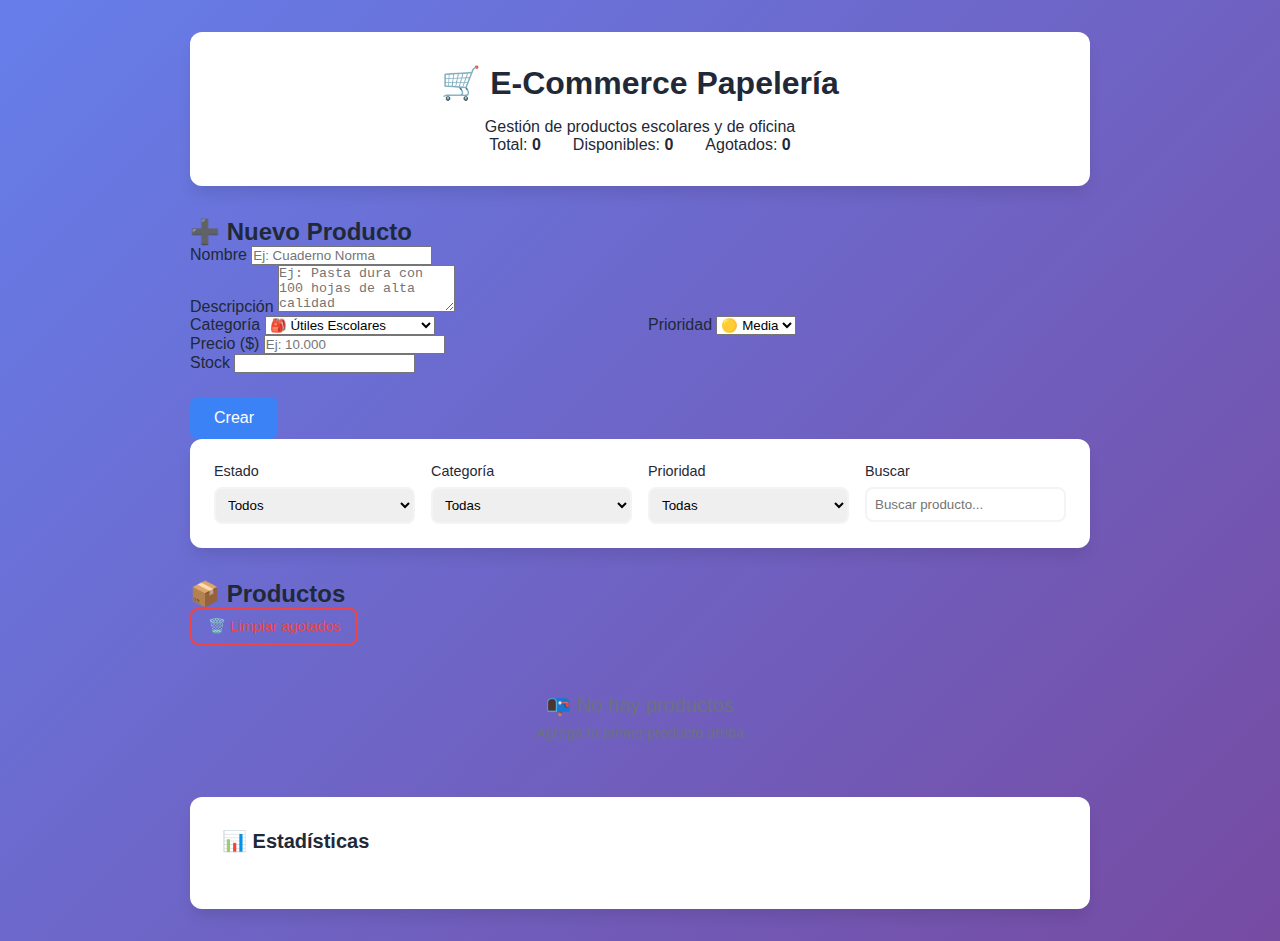
<file: week-02/3-proyecto/index.html>
<!DOCTYPE html>
<html lang="es">
<head>
  <meta charset="UTF-8">
  <meta name="viewport" content="width=device-width, initial-scale=1.0">
  <title>🛒 Papelería Store</title>
  <link rel="stylesheet" href="styles.css">
</head>

<body>
  <div class="container">

    <!-- ================= HEADER ================= -->
    <header class="header">
      <h1>🛒 E-Commerce Papelería</h1>
      <p class="subtitle">Gestión de productos escolares y de oficina</p>

      <div class="stats-summary" id="stats-summary">
        <span>Total: <strong id="stat-total">0</strong></span>
        <span>Disponibles: <strong id="stat-active">0</strong></span>
        <span>Agotados: <strong id="stat-inactive">0</strong></span>
      </div>
    </header>

    <!-- ================= FORMULARIO ================= -->
    <section class="form-section">
      <h2 id="form-title">➕ Nuevo Producto</h2>

      <form id="item-form" class="item-form">
        <input type="hidden" id="item-id">

        <!-- Nombre -->
        <div class="form-group">
          <label for="item-name">Nombre </label>
          <input type="text" id="item-name" required placeholder="Ej: Cuaderno Norma">
        </div>

        <!-- Descripción -->
        <div class="form-group">
          <label>Descripción</label>
          <textarea id="item-description" rows="3" required placeholder="Ej: Pasta dura con 100 hojas de alta calidad"></textarea>
        </div>
        
        <!-- Categoría + Prioridad -->
        <div class="form-row">

          <div class="form-group">
            <label>Categoría</label>
            <select id="item-category">
              <option value="school">🎒 Útiles Escolares</option>
              <option value="office">📎 Oficina</option>
              <option value="art">🎨 Arte y Dibujo</option>
              <option value="notebooks">📓 Cuadernos y Libretas</option>
              <option value="accessories">✂️ Accesorios</option>
            </select>
          </div>

          <div class="form-group">
            <label>Prioridad</label>
            <select id="item-priority">
              <option value="low">🟢 Baja</option>
              <option value="medium" selected>🟡 Media</option>
              <option value="high">🔴 Alta</option>
            </select>
          </div>

        </div>

        <!--PRICE -->
        <div class="form-group">
          <label>Precio ($)</label>
          <input type="number" id="item-price" placeholder="Ej: 10.000" min="0" step="0.01">
        </div>

        <!-- STOCK -->
        <div class="form-group">
          <label>Stock</label>
          <input type="number" id="item-stock" min="0">
        </div>

        <div class="form-actions">
          <button type="submit" class="btn btn-primary" id="submit-btn">
            Crear
          </button>

          <button type="button" class="btn btn-secondary" id="cancel-btn" style="display:none;">
            Cancelar
          </button>
        </div>

      </form>
    </section>

    <!-- ================= FILTROS ================= -->
    <section class="filters-section">

      <div class="filters">

        <div class="filter-group">
          <label>Estado</label>
          <select id="filter-status">
            <option value="all">Todos</option>
            <option value="active">Disponibles</option>
            <option value="inactive">Agotados</option>
          </select>
        </div>

        <div class="filter-group">
          <label>Categoría</label>
          <select id="filter-category">
            <option value="all">Todas</option>
            <option value="school">Útiles Escolares</option>
            <option value="office">Oficina</option>
            <option value="art">Arte y Dibujo</option>
            <option value="notebooks">Cuadernos y Libretas</option>
            <option value="accessories">Accesorios</option>
          </select>
        </div>

        <div class="filter-group">
          <label>Prioridad</label>
          <select id="filter-priority">
            <option value="all">Todas</option>
            <option value="high">Alta</option>
            <option value="medium">Media</option>
            <option value="low">Baja</option>
          </select>
        </div>

        <div class="filter-group search-group">
          <label>Buscar</label>
          <input type="text" id="search-input" placeholder="Buscar producto...">
        </div>

      </div>

    </section>

    <!-- ================= LISTA ================= -->
    <section class="items-section">

      <div class="items-header">
        <h2>📦 Productos</h2>
        <button id="clear-inactive" class="btn btn-outline">
          🗑️ Limpiar agotados
        </button>
      </div>

      <div id="item-list" class="item-list"></div>

      <div id="empty-state" class="empty-state">
        <p>📭 No hay productos</p>
        <p class="empty-state-hint">
          Agrega tu primer producto arriba
        </p>
      </div>

    </section>

    <!-- ================= ESTADÍSTICAS ================= -->
    <section class="detailed-stats">
      <h3>📊 Estadísticas</h3>
      <div id="stats-details" class="stats-grid"></div>
    </section>

  </div>

  <!-- IMPORTANTE: ruta correcta del JS -->
  <script src="starter/script.js"></script>

</body>
</html>
</file>
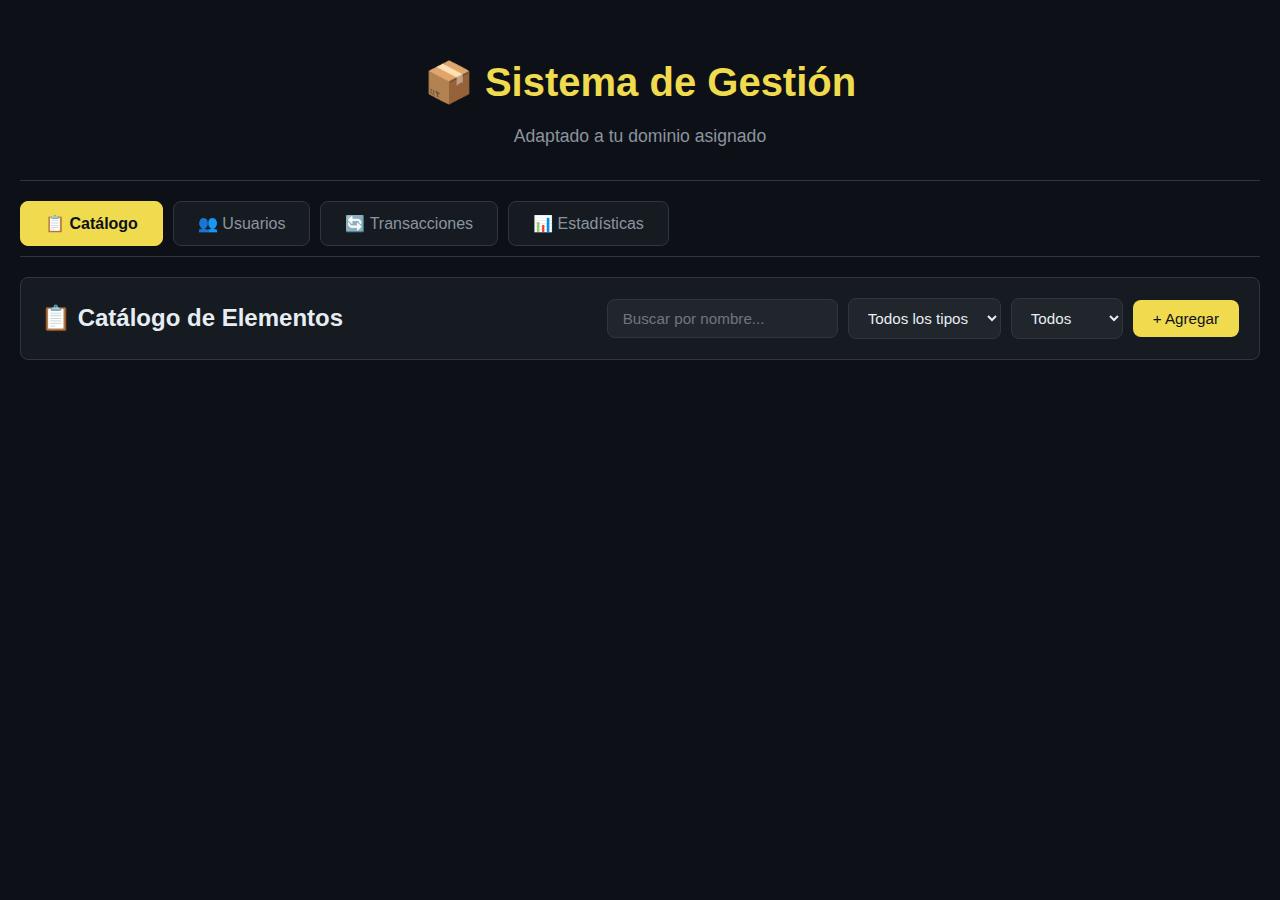
<file: week-03/3-proyecto/index.html>
<!DOCTYPE html>
<html lang="es">
  <head>
    <meta charset="UTF-8" />
    <meta name="viewport" content="width=device-width, initial-scale=1.0" />
    <!-- TODO: Cambia el título según tu dominio -->
    <title>📦 Sistema de Gestión | Tu Dominio</title>
    <link rel="stylesheet" href="styles.css" />
  </head>
  <body>
    <!--
      ============================================
      NOTA PARA EL APRENDIZ:
      ============================================
      Este HTML es una plantilla genérica.
      Debes adaptarlo a tu dominio asignado:

      1. Cambia todos los textos genéricos
      2. Cambia las pestañas según tu sistema
      3. Adapta los filtros a tu dominio
      4. Cambia emojis para coherencia visual

      EJEMPLO (Planetario - NO es un dominio asignable):
      - Pestañas: Catálogo, Visitantes, Observaciones, Estadísticas
      - Filtros: Tipo (Planeta/Estrella), Estado (Visible/No visible)
      ============================================
    -->

    <div class="app-container">
      <!-- Header -->
      <header class="header">
        <!-- TODO: Cambia el título y emoji según tu dominio -->
        <h1>📦 Sistema de Gestión</h1>
        <p class="subtitle">Adaptado a tu dominio asignado</p>
      </header>

      <!-- Navigation Tabs -->
      <nav class="tabs">
        <!-- TODO: Adapta las pestañas a tu dominio -->
        <button class="tab-btn active" data-tab="catalog">
          📋 Catálogo
        </button>
        <button class="tab-btn" data-tab="users">
          👥 Usuarios
        </button>
        <button class="tab-btn" data-tab="transactions">
          🔄 Transacciones
        </button>
        <button class="tab-btn" data-tab="stats">
          📊 Estadísticas
        </button>
      </nav>

      <!-- Tab Content -->
      <main class="tab-content">
        <!-- Catalog Tab -->
        <section id="catalog" class="tab-panel active">
          <div class="panel-header">
            <h2>📋 Catálogo de Elementos</h2>
            <div class="actions">
              <input
                type="text"
                id="search-input"
                placeholder="Buscar por nombre..."
              />
              <!-- TODO: Adapta los tipos a tu dominio -->
              <select id="filter-type">
                <option value="all">Todos los tipos</option>
                <!--
                  EJEMPLO Planetario:
                  <option value="Planet">Planetas</option>
                  <option value="Star">Estrellas</option>
                  <option value="Satellite">Satélites</option>
                -->
                <option value="ItemType1">Tipo 1</option>
                <option value="ItemType2">Tipo 2</option>
                <option value="ItemType3">Tipo 3</option>
              </select>
              <select id="filter-status">
                <option value="all">Todos</option>
                <option value="active">Activos</option>
                <option value="inactive">Inactivos</option>
              </select>
              <button id="add-item-btn" class="btn btn-primary">
                + Agregar
              </button>
            </div>
          </div>
          <div id="item-list" class="items-grid">
            <!-- Los elementos se renderizarán aquí con JavaScript -->
          </div>
          <div id="empty-state" class="empty-state" style="display: none;">
            <p>📭 No hay elementos en el catálogo</p>
            <p class="hint">Agrega tu primer elemento usando el botón superior</p>
          </div>
        </section>

        <!-- Users Tab -->
        <section id="users" class="tab-panel">
          <div class="panel-header">
            <h2>👥 Usuarios del Sistema</h2>
            <div class="actions">
              <input
                type="text"
                id="search-users"
                placeholder="Buscar usuario..."
              />
              <!-- TODO: Adapta los roles a tu dominio -->
              <select id="filter-role">
                <option value="all">Todos los roles</option>
                <option value="UserRole1">Rol 1</option>
                <option value="UserRole2">Rol 2</option>
              </select>
              <button id="add-user-btn" class="btn btn-primary">
                + Agregar Usuario
              </button>
            </div>
          </div>
          <div id="user-list" class="users-grid">
            <!-- Los usuarios se renderizarán aquí -->
          </div>
        </section>

        <!-- Transactions Tab -->
        <section id="transactions" class="tab-panel">
          <div class="panel-header">
            <!-- TODO: Cambia "Transacciones" por el término de tu dominio -->
            <h2>🔄 Historial de Transacciones</h2>
          </div>
          <div id="transaction-list" class="transactions-list">
            <!-- Las transacciones se renderizarán aquí -->
          </div>
        </section>

        <!-- Stats Tab -->
        <section id="stats" class="tab-panel">
          <div class="panel-header">
            <h2>📊 Estadísticas del Sistema</h2>
          </div>
          <div id="stats-container" class="stats-grid">
            <div class="stat-card">
              <span class="stat-value" id="stat-total">0</span>
              <span class="stat-label">Total Elementos</span>
            </div>
            <div class="stat-card">
              <span class="stat-value" id="stat-active">0</span>
              <span class="stat-label">Activos</span>
            </div>
            <div class="stat-card">
              <span class="stat-value" id="stat-inactive">0</span>
              <span class="stat-label">Inactivos</span>
            </div>
            <div class="stat-card">
              <span class="stat-value" id="stat-users">0</span>
              <span class="stat-label">Usuarios</span>
            </div>
          </div>
          <div id="stats-details" class="stats-details">
            <!-- Estadísticas detalladas por tipo -->
          </div>
        </section>
      </main>

      <!-- Modal para agregar/editar elementos -->
      <div id="item-modal" class="modal" style="display: none;">
        <div class="modal-content">
          <div class="modal-header">
            <h3 id="modal-title">Agregar Elemento</h3>
            <button class="close-btn" id="close-modal">&times;</button>
          </div>
          <form id="item-form" class="modal-form">
            <!-- Selector de tipo -->
            <div class="form-group">
              <label for="item-type">Tipo de Elemento</label>
              <select id="item-type" required>
                <!-- TODO: Adapta los tipos a tu dominio -->
                <option value="">Selecciona un tipo</option>
                <option value="ItemType1">Tipo 1</option>
                <option value="ItemType2">Tipo 2</option>
                <option value="ItemType3">Tipo 3</option>
              </select>
            </div>

            <!-- Campos base -->
            <div class="form-group">
              <label for="item-name">Nombre *</label>
              <input type="text" id="item-name" required />
            </div>

            <div class="form-group">
              <label for="item-location">Ubicación *</label>
              <input type="text" id="item-location" required />
            </div>

            <!--
              TODO: Agrega campos específicos según el tipo seleccionado
              Puedes mostrar/ocultar campos dinámicamente con JavaScript
            -->
            <div id="dynamic-fields">
              <!-- Campos dinámicos según el tipo -->
            </div>

            <div class="form-actions">
              <button type="submit" class="btn btn-primary">Guardar</button>
              <button type="button" class="btn btn-secondary" id="cancel-btn">
                Cancelar
              </button>
            </div>
          </form>
        </div>
      </div>

      <!-- Modal para agregar usuarios -->
      <div id="user-modal" class="modal" style="display: none;">
        <div class="modal-content">
          <div class="modal-header">
            <h3>Agregar Usuario</h3>
            <button class="close-btn" id="close-user-modal">&times;</button>
          </div>
          <form id="user-form" class="modal-form">
            <div class="form-group">
              <label for="user-role">Rol</label>
              <select id="user-role" required>
                <option value="">Selecciona un rol</option>
                <option value="UserRole1">Rol 1</option>
                <option value="UserRole2">Rol 2</option>
              </select>
            </div>

            <div class="form-group">
              <label for="user-name">Nombre *</label>
              <input type="text" id="user-name" required />
            </div>

            <div class="form-group">
              <label for="user-email">Email *</label>
              <input type="email" id="user-email" required />
            </div>

            <div class="form-actions">
              <button type="submit" class="btn btn-primary">Guardar</button>
              <button type="button" class="btn btn-secondary" id="cancel-user-btn">
                Cancelar
              </button>
            </div>
          </form>
        </div>
      </div>
    </div>

    <!-- Script principal -->
    <script src="starter/script.js"></script>
  </body>
</html>
</file>
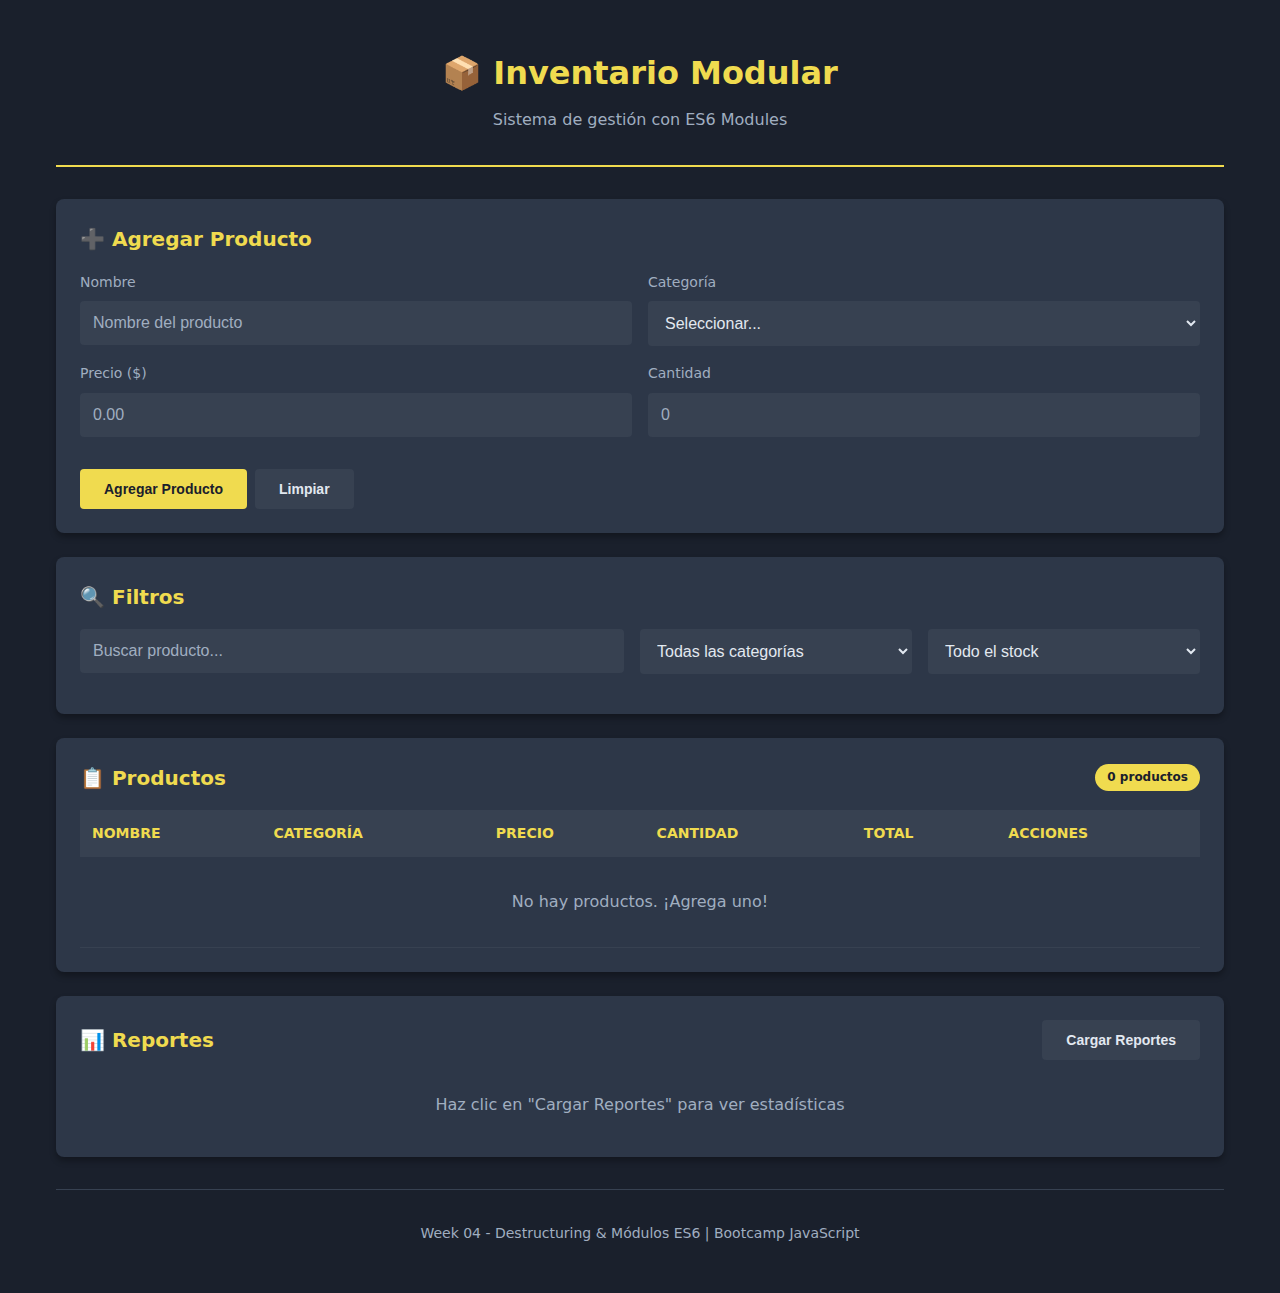
<file: week-04/3-proyecto/index.html>
<!DOCTYPE html>
<html lang="es">
  <head>
    <meta charset="UTF-8" />
    <meta
      name="viewport"
      content="width=device-width, initial-scale=1.0" />
    <title>Inventario Modular | Week 04</title>
    <link
      rel="stylesheet"
      href="styles.css" />
  </head>
  <body>
    <div class="app">
      <!-- Header -->
      <header class="header">
        <h1>📦 Inventario Modular</h1>
        <p>Sistema de gestión con ES6 Modules</p>
      </header>

      <!-- Main Content -->
      <main class="main">
        <!-- Add Product Form -->
        <section class="card">
          <h2>➕ Agregar Producto</h2>
          <form id="product-form">
            <div class="form-row">
              <div class="form-group">
                <label for="name">Nombre</label>
                <input
                  type="text"
                  id="name"
                  name="name"
                  required
                  placeholder="Nombre del producto" />
              </div>
              <div class="form-group">
                <label for="category">Categoría</label>
                <select
                  id="category"
                  name="category"
                  required>
                  <option value="">Seleccionar...</option>
                </select>
              </div>
            </div>
            <div class="form-row">
              <div class="form-group">
                <label for="price">Precio ($)</label>
                <input
                  type="number"
                  id="price"
                  name="price"
                  min="0"
                  step="0.01"
                  required
                  placeholder="0.00" />
              </div>
              <div class="form-group">
                <label for="quantity">Cantidad</label>
                <input
                  type="number"
                  id="quantity"
                  name="quantity"
                  min="0"
                  required
                  placeholder="0" />
              </div>
            </div>
            <div class="form-actions">
              <button
                type="submit"
                class="btn btn-primary">
                Agregar Producto
              </button>
              <button
                type="reset"
                class="btn btn-secondary">
                Limpiar
              </button>
            </div>
          </form>
        </section>

        <!-- Filters -->
        <section class="card">
          <h2>🔍 Filtros</h2>
          <div class="filters">
            <div class="form-group">
              <input
                type="text"
                id="search"
                placeholder="Buscar producto..." />
            </div>
            <div class="form-group">
              <select id="filter-category">
                <option value="">Todas las categorías</option>
              </select>
            </div>
            <div class="form-group">
              <select id="filter-stock">
                <option value="">Todo el stock</option>
                <option value="low">Stock bajo (&lt; 10)</option>
                <option value="out">Sin stock</option>
                <option value="available">Disponible</option>
              </select>
            </div>
          </div>
        </section>

        <!-- Products Table -->
        <section class="card">
          <div class="card-header">
            <h2>📋 Productos</h2>
            <span
              id="product-count"
              class="badge"
              >0 productos</span
            >
          </div>
          <div class="table-container">
            <table id="products-table">
              <thead>
                <tr>
                  <th>Nombre</th>
                  <th>Categoría</th>
                  <th>Precio</th>
                  <th>Cantidad</th>
                  <th>Total</th>
                  <th>Acciones</th>
                </tr>
              </thead>
              <tbody id="products-body">
                <tr>
                  <td
                    colspan="6"
                    class="empty-state">
                    No hay productos. ¡Agrega uno!
                  </td>
                </tr>
              </tbody>
            </table>
          </div>
        </section>

        <!-- Reports Section (Lazy Loaded) -->
        <section class="card">
          <div class="card-header">
            <h2>📊 Reportes</h2>
            <button
              id="load-reports"
              class="btn btn-secondary">
              Cargar Reportes
            </button>
          </div>
          <div
            id="reports-container"
            class="reports-grid">
            <p class="placeholder">
              Haz clic en "Cargar Reportes" para ver estadísticas
            </p>
          </div>
        </section>
      </main>

      <!-- Footer -->
      <footer class="footer">
        <p>Week 04 - Destructuring & Módulos ES6 | Bootcamp JavaScript</p>
      </footer>
    </div>

    <!-- Edit Modal -->
    <div
      id="edit-modal"
      class="modal hidden">
      <div class="modal-content">
        <div class="modal-header">
          <h3>✏️ Editar Producto</h3>
          <button
            class="modal-close"
            id="modal-close">
            &times;
          </button>
        </div>
        <form id="edit-form">
          <input
            type="hidden"
            id="edit-id" />
          <div class="form-group">
            <label for="edit-name">Nombre</label>
            <input
              type="text"
              id="edit-name"
              required />
          </div>
          <div class="form-group">
            <label for="edit-category">Categoría</label>
            <select
              id="edit-category"
              required></select>
          </div>
          <div class="form-row">
            <div class="form-group">
              <label for="edit-price">Precio ($)</label>
              <input
                type="number"
                id="edit-price"
                min="0"
                step="0.01"
                required />
            </div>
            <div class="form-group">
              <label for="edit-quantity">Cantidad</label>
              <input
                type="number"
                id="edit-quantity"
                min="0"
                required />
            </div>
          </div>
          <div class="form-actions">
            <button
              type="submit"
              class="btn btn-primary">
              Guardar
            </button>
            <button
              type="button"
              class="btn btn-secondary"
              id="cancel-edit">
              Cancelar
            </button>
          </div>
        </form>
      </div>
    </div>

    <script
      type="module"
      src="./starter/main.js"></script>
  </body>
</html>
</file>
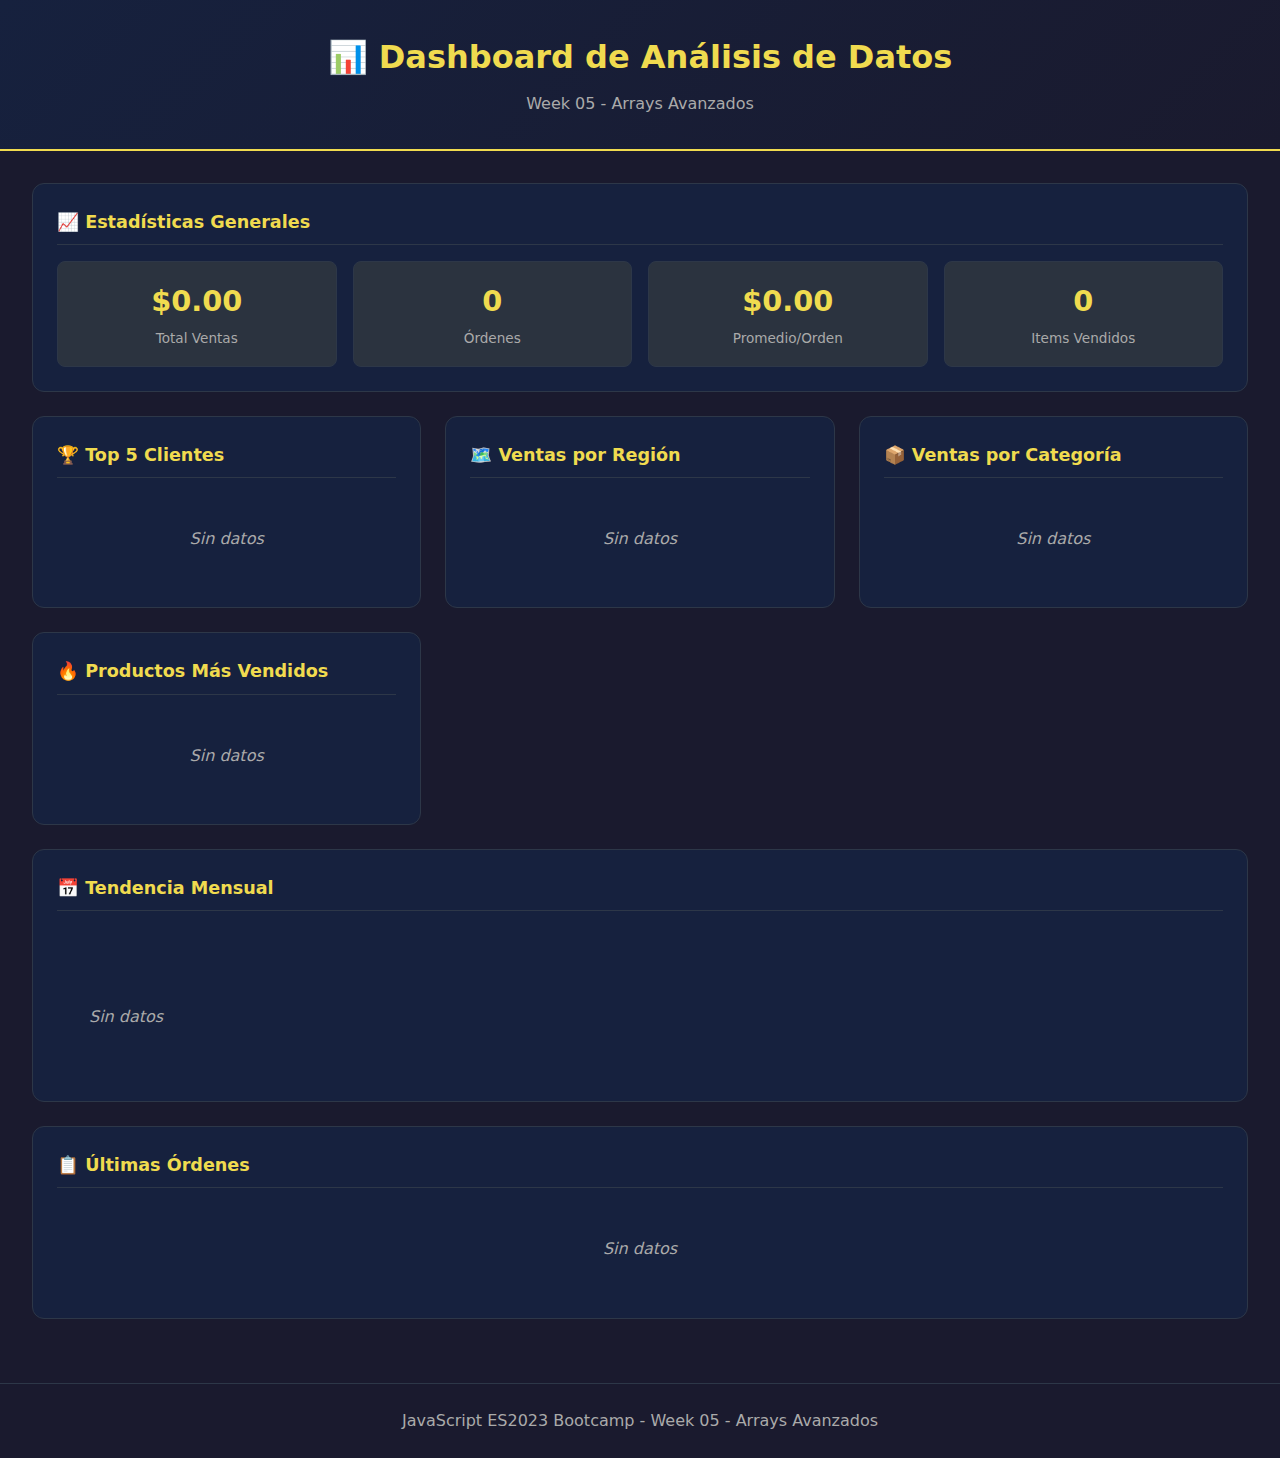
<file: week-05/3-proyecto/index.html>
<!DOCTYPE html>
<html lang="es">
  <head>
    <meta charset="UTF-8" />
    <meta
      name="viewport"
      content="width=device-width, initial-scale=1.0" />
    <title>Dashboard de Análisis de Datos</title>
    <link
      rel="stylesheet"
      href="styles.css" />
  </head>
  <body>
    <header class="header">
      <h1>📊 Dashboard de Análisis de Datos</h1>
      <p>Week 05 - Arrays Avanzados</p>
    </header>

    <main class="dashboard">
      <!-- Estadísticas Generales -->
      <section class="card stats-card">
        <h2>📈 Estadísticas Generales</h2>
        <div
          id="stats-container"
          class="stats-grid">
          <div class="stat-item">
            <span
              class="stat-value"
              id="total-sales"
              >--</span
            >
            <span class="stat-label">Total Ventas</span>
          </div>
          <div class="stat-item">
            <span
              class="stat-value"
              id="total-orders"
              >--</span
            >
            <span class="stat-label">Órdenes</span>
          </div>
          <div class="stat-item">
            <span
              class="stat-value"
              id="avg-order"
              >--</span
            >
            <span class="stat-label">Promedio/Orden</span>
          </div>
          <div class="stat-item">
            <span
              class="stat-value"
              id="total-items"
              >--</span
            >
            <span class="stat-label">Items Vendidos</span>
          </div>
        </div>
      </section>

      <!-- Top Clientes -->
      <section class="card">
        <h2>🏆 Top 5 Clientes</h2>
        <div
          id="top-customers"
          class="list-container">
          <p class="loading">Cargando...</p>
        </div>
      </section>

      <!-- Ventas por Región -->
      <section class="card">
        <h2>🗺️ Ventas por Región</h2>
        <div
          id="sales-by-region"
          class="list-container">
          <p class="loading">Cargando...</p>
        </div>
      </section>

      <!-- Ventas por Categoría -->
      <section class="card">
        <h2>📦 Ventas por Categoría</h2>
        <div
          id="sales-by-category"
          class="list-container">
          <p class="loading">Cargando...</p>
        </div>
      </section>

      <!-- Productos Más Vendidos -->
      <section class="card">
        <h2>🔥 Productos Más Vendidos</h2>
        <div
          id="top-products"
          class="list-container">
          <p class="loading">Cargando...</p>
        </div>
      </section>

      <!-- Tendencia Mensual -->
      <section class="card full-width">
        <h2>📅 Tendencia Mensual</h2>
        <div
          id="monthly-trend"
          class="trend-container">
          <p class="loading">Cargando...</p>
        </div>
      </section>

      <!-- Últimas Órdenes -->
      <section class="card full-width">
        <h2>📋 Últimas Órdenes</h2>
        <div
          id="recent-orders"
          class="table-container">
          <p class="loading">Cargando...</p>
        </div>
      </section>
    </main>

    <footer class="footer">
      <p>JavaScript ES2023 Bootcamp - Week 05 - Arrays Avanzados</p>
    </footer>

    <!-- Cambiar a solution/script.js para ver la solución -->
    <script src="starter/script.js"></script>
  </body>
</html>
</file>
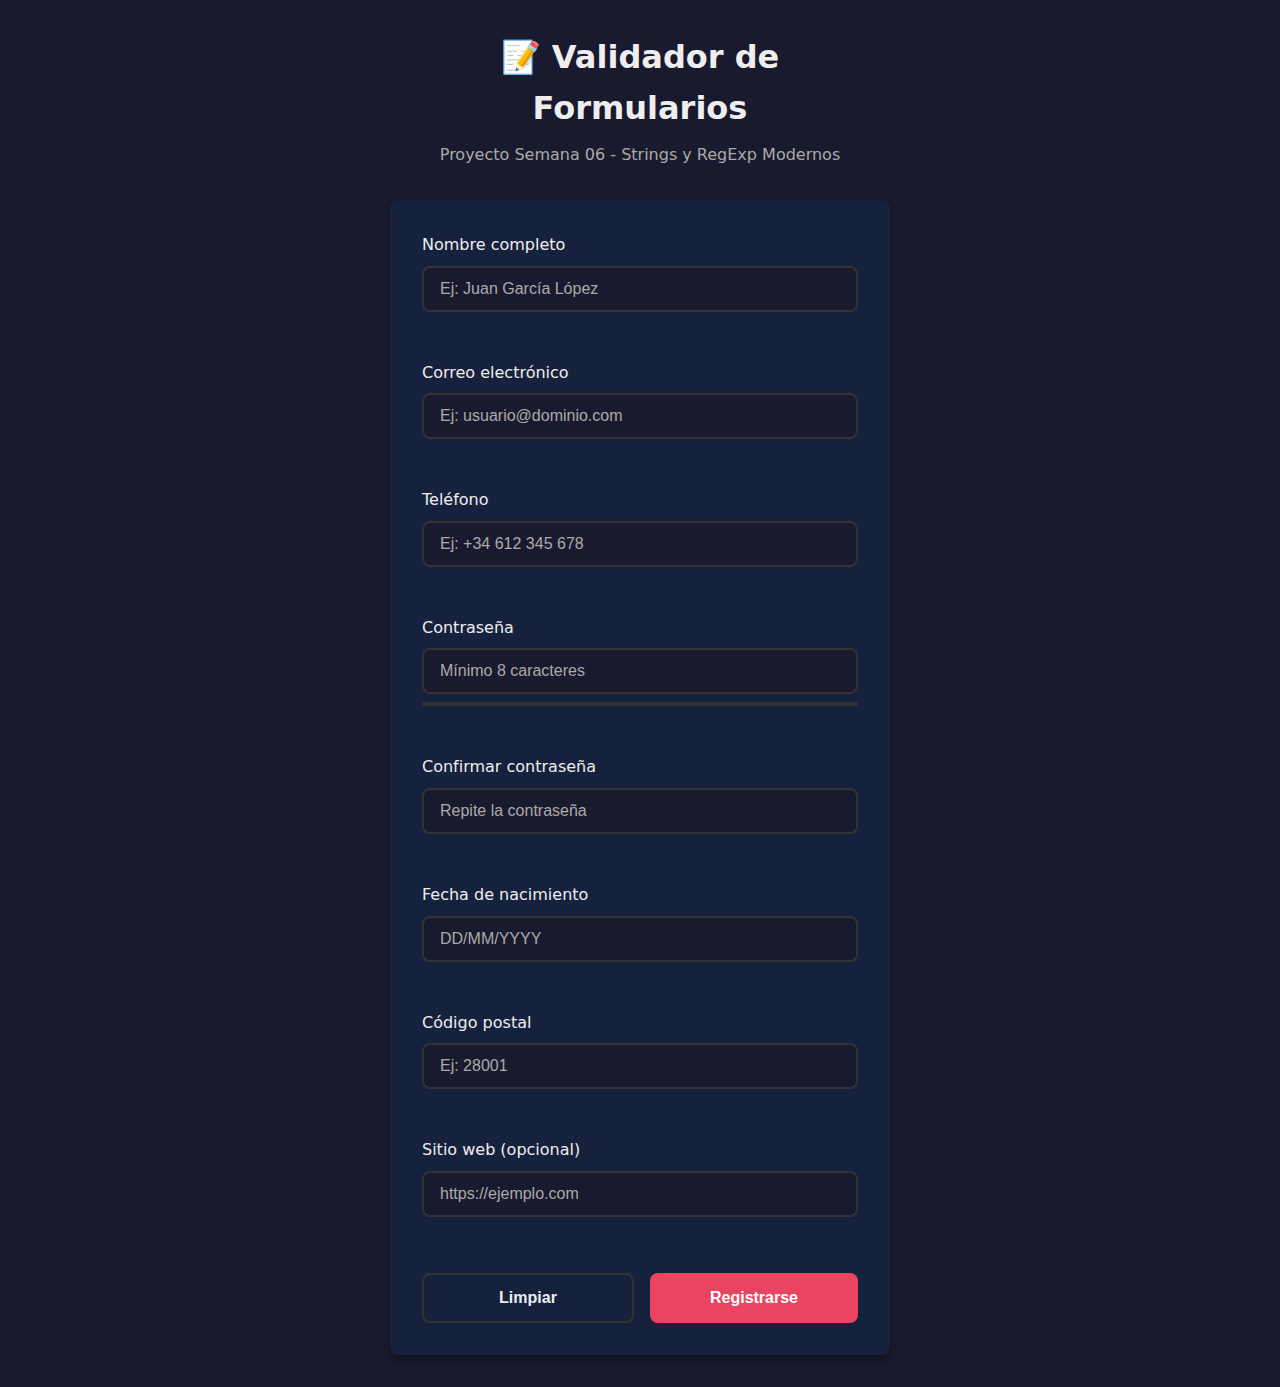
<file: week-06/3-proyecto/index.html>
<!DOCTYPE html>
<html lang="es">
  <head>
    <meta charset="UTF-8" />
    <meta
      name="viewport"
      content="width=device-width, initial-scale=1.0" />
    <title>Validador de Formularios | Semana 06</title>
    <link
      rel="stylesheet"
      href="styles.css" />
  </head>
  <body>
    <div class="container">
      <header>
        <h1>📝 Validador de Formularios</h1>
        <p>Proyecto Semana 06 - Strings y RegExp Modernos</p>
      </header>

      <form
        id="registrationForm"
        novalidate>
        <!-- Nombre -->
        <div class="form-group">
          <label for="name">Nombre completo</label>
          <input
            type="text"
            id="name"
            name="name"
            placeholder="Ej: Juan García López"
            aria-describedby="nameError" />
          <span
            class="error-message"
            id="nameError"></span>
        </div>

        <!-- Email -->
        <div class="form-group">
          <label for="email">Correo electrónico</label>
          <input
            type="email"
            id="email"
            name="email"
            placeholder="Ej: usuario@dominio.com"
            aria-describedby="emailError" />
          <span
            class="error-message"
            id="emailError"></span>
        </div>

        <!-- Teléfono -->
        <div class="form-group">
          <label for="phone">Teléfono</label>
          <input
            type="tel"
            id="phone"
            name="phone"
            placeholder="Ej: +34 612 345 678"
            aria-describedby="phoneError" />
          <span
            class="error-message"
            id="phoneError"></span>
        </div>

        <!-- Contraseña -->
        <div class="form-group">
          <label for="password">Contraseña</label>
          <input
            type="password"
            id="password"
            name="password"
            placeholder="Mínimo 8 caracteres"
            aria-describedby="passwordError" />
          <div class="password-strength">
            <div
              class="strength-bar"
              id="strengthBar"></div>
          </div>
          <span
            class="strength-text"
            id="strengthText"></span>
          <span
            class="error-message"
            id="passwordError"></span>
        </div>

        <!-- Confirmar Contraseña -->
        <div class="form-group">
          <label for="confirmPassword">Confirmar contraseña</label>
          <input
            type="password"
            id="confirmPassword"
            name="confirmPassword"
            placeholder="Repite la contraseña"
            aria-describedby="confirmError" />
          <span
            class="error-message"
            id="confirmError"></span>
        </div>

        <!-- Fecha de Nacimiento -->
        <div class="form-group">
          <label for="birthdate">Fecha de nacimiento</label>
          <input
            type="text"
            id="birthdate"
            name="birthdate"
            placeholder="DD/MM/YYYY"
            aria-describedby="birthdateError" />
          <span
            class="error-message"
            id="birthdateError"></span>
        </div>

        <!-- Código Postal -->
        <div class="form-group">
          <label for="postal">Código postal</label>
          <input
            type="text"
            id="postal"
            name="postal"
            placeholder="Ej: 28001"
            maxlength="5"
            aria-describedby="postalError" />
          <span
            class="error-message"
            id="postalError"></span>
        </div>

        <!-- URL -->
        <div class="form-group">
          <label for="website">Sitio web (opcional)</label>
          <input
            type="url"
            id="website"
            name="website"
            placeholder="https://ejemplo.com"
            aria-describedby="websiteError" />
          <span
            class="error-message"
            id="websiteError"></span>
        </div>

        <!-- Botones -->
        <div class="form-actions">
          <button
            type="reset"
            class="btn btn-secondary">
            Limpiar
          </button>
          <button
            type="submit"
            class="btn btn-primary"
            id="submitBtn">
            Registrarse
          </button>
        </div>
      </form>

      <!-- Resultado -->
      <div
        id="result"
        class="result hidden">
        <h2>✅ Registro Exitoso</h2>
        <pre id="formData"></pre>
      </div>
    </div>

    <script src="starter/script.js"></script>
  </body>
</html>
</file>
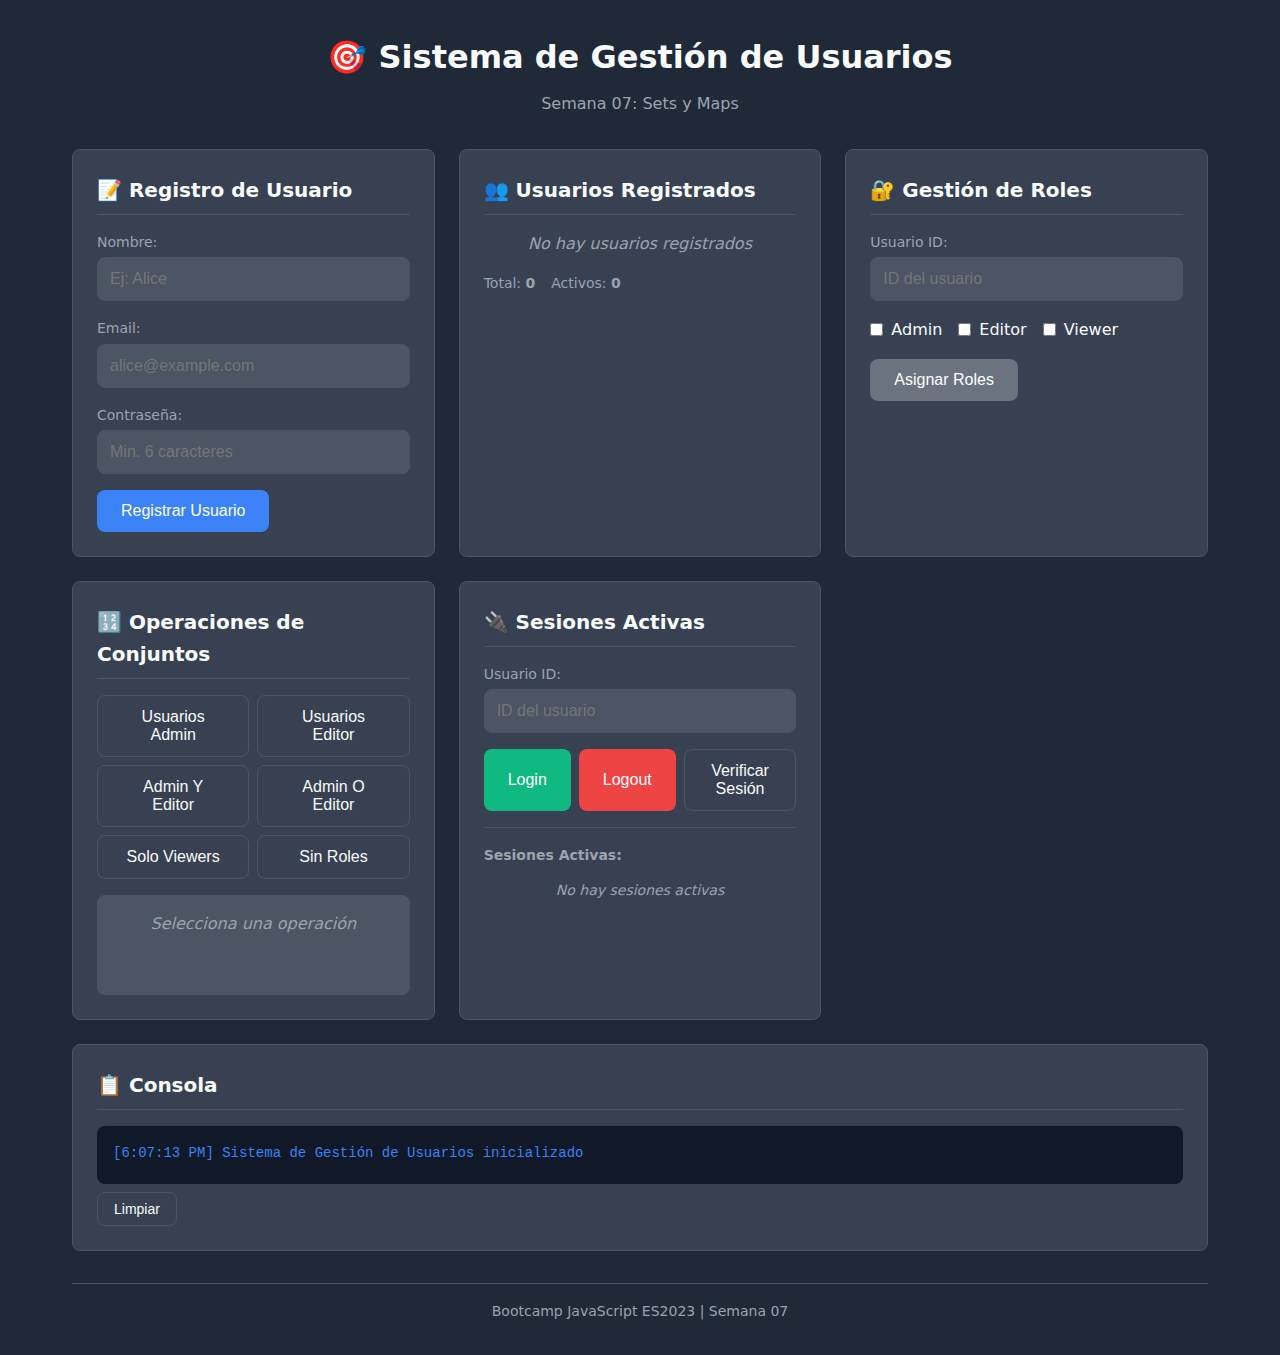
<file: week-07/3-proyecto/index.html>
<!DOCTYPE html>
<html lang="es">
  <head>
    <meta charset="UTF-8" />
    <meta
      name="viewport"
      content="width=device-width, initial-scale=1.0" />
    <title>Sistema de Gestión de Usuarios - Week 07</title>
    <link
      rel="stylesheet"
      href="styles.css" />
  </head>
  <body>
    <div class="container">
      <header>
        <h1>🎯 Sistema de Gestión de Usuarios</h1>
        <p>Semana 07: Sets y Maps</p>
      </header>

      <main>
        <!-- Registro de Usuarios -->
        <section class="card">
          <h2>📝 Registro de Usuario</h2>
          <form id="registerForm">
            <div class="form-group">
              <label for="userName">Nombre:</label>
              <input
                type="text"
                id="userName"
                placeholder="Ej: Alice"
                required />
            </div>
            <div class="form-group">
              <label for="userEmail">Email:</label>
              <input
                type="email"
                id="userEmail"
                placeholder="alice@example.com"
                required />
            </div>
            <div class="form-group">
              <label for="userPassword">Contraseña:</label>
              <input
                type="password"
                id="userPassword"
                placeholder="Min. 6 caracteres"
                required />
            </div>
            <button
              type="submit"
              class="btn btn-primary">
              Registrar Usuario
            </button>
          </form>
          <div
            id="registerMessage"
            class="message"></div>
        </section>

        <!-- Lista de Usuarios -->
        <section class="card">
          <h2>👥 Usuarios Registrados</h2>
          <div
            id="usersList"
            class="users-list">
            <p class="empty-state">No hay usuarios registrados</p>
          </div>
          <div class="stats">
            <span>Total: <strong id="totalUsers">0</strong></span>
            <span>Activos: <strong id="activeUsers">0</strong></span>
          </div>
        </section>

        <!-- Gestión de Roles -->
        <section class="card">
          <h2>🔐 Gestión de Roles</h2>
          <div class="form-group">
            <label for="roleUserId">Usuario ID:</label>
            <input
              type="text"
              id="roleUserId"
              placeholder="ID del usuario" />
          </div>
          <div class="roles-checkboxes">
            <label
              ><input
                type="checkbox"
                value="admin" />
              Admin</label
            >
            <label
              ><input
                type="checkbox"
                value="editor" />
              Editor</label
            >
            <label
              ><input
                type="checkbox"
                value="viewer" />
              Viewer</label
            >
          </div>
          <button
            id="assignRolesBtn"
            class="btn btn-secondary">
            Asignar Roles
          </button>
          <div
            id="rolesMessage"
            class="message"></div>
        </section>

        <!-- Operaciones de Conjuntos -->
        <section class="card">
          <h2>🔢 Operaciones de Conjuntos</h2>
          <div class="operations-grid">
            <button
              class="btn btn-outline"
              data-op="admins">
              Usuarios Admin
            </button>
            <button
              class="btn btn-outline"
              data-op="editors">
              Usuarios Editor
            </button>
            <button
              class="btn btn-outline"
              data-op="admin-and-editor">
              Admin Y Editor
            </button>
            <button
              class="btn btn-outline"
              data-op="admin-or-editor">
              Admin O Editor
            </button>
            <button
              class="btn btn-outline"
              data-op="only-viewers">
              Solo Viewers
            </button>
            <button
              class="btn btn-outline"
              data-op="no-roles">
              Sin Roles
            </button>
          </div>
          <div
            id="operationResult"
            class="result-box">
            <p class="empty-state">Selecciona una operación</p>
          </div>
        </section>

        <!-- Sesiones -->
        <section class="card">
          <h2>🔌 Sesiones Activas</h2>
          <div class="form-group">
            <label for="sessionUserId">Usuario ID:</label>
            <input
              type="text"
              id="sessionUserId"
              placeholder="ID del usuario" />
          </div>
          <div class="session-buttons">
            <button
              id="loginBtn"
              class="btn btn-success">
              Login
            </button>
            <button
              id="logoutBtn"
              class="btn btn-danger">
              Logout
            </button>
            <button
              id="checkSessionBtn"
              class="btn btn-outline">
              Verificar Sesión
            </button>
          </div>
          <div
            id="sessionMessage"
            class="message"></div>
          <div
            id="activeSessions"
            class="active-sessions">
            <h4>Sesiones Activas:</h4>
            <ul id="sessionsList"></ul>
          </div>
        </section>

        <!-- Consola -->
        <section class="card console-card">
          <h2>📋 Consola</h2>
          <div
            id="console"
            class="console"></div>
          <button
            id="clearConsole"
            class="btn btn-outline btn-small">
            Limpiar
          </button>
        </section>
      </main>

      <footer>
        <p>Bootcamp JavaScript ES2023 | Semana 07</p>
      </footer>
    </div>

    <script src="starter/script.js"></script>
  </body>
</html>
</file>
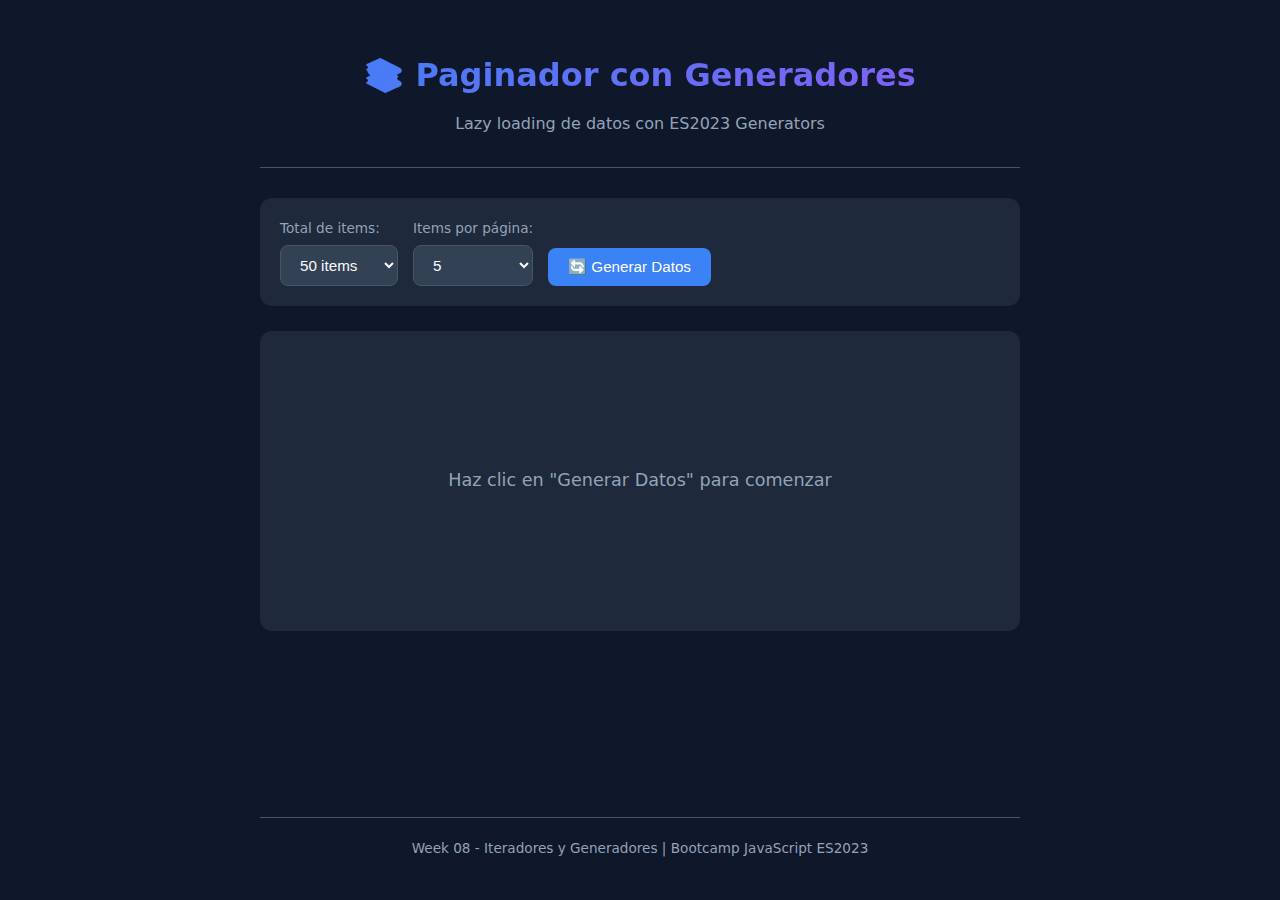
<file: week-08/3-proyecto/index.html>
<!DOCTYPE html>
<html lang="es">
  <head>
    <meta charset="UTF-8" />
    <meta
      name="viewport"
      content="width=device-width, initial-scale=1.0" />
    <title>Paginador con Generadores</title>
    <link
      rel="stylesheet"
      href="styles.css" />
  </head>
  <body>
    <div class="container">
      <header class="header">
        <h1>📚 Paginador con Generadores</h1>
        <p class="subtitle">Lazy loading de datos con ES2023 Generators</p>
      </header>

      <main class="main">
        <!-- Controls -->
        <div class="controls">
          <div class="control-group">
            <label for="totalItems">Total de items:</label>
            <select id="totalItems">
              <option value="20">20 items</option>
              <option
                value="50"
                selected>
                50 items
              </option>
              <option value="100">100 items</option>
              <option value="500">500 items</option>
            </select>
          </div>

          <div class="control-group">
            <label for="itemsPerPage">Items por página:</label>
            <select id="itemsPerPage">
              <option
                value="5"
                selected>
                5
              </option>
              <option value="10">10</option>
              <option value="20">20</option>
            </select>
          </div>

          <button
            id="btnGenerate"
            class="btn btn-primary">
            🔄 Generar Datos
          </button>
        </div>

        <!-- Data List -->
        <section class="data-section">
          <div
            id="dataList"
            class="data-list">
            <p class="placeholder">Haz clic en "Generar Datos" para comenzar</p>
          </div>
        </section>

        <!-- Pagination -->
        <nav
          class="pagination"
          id="pagination"
          style="display: none">
          <button
            id="btnFirst"
            class="btn btn-nav"
            title="Primera página">
            ⏮️
          </button>
          <button
            id="btnPrev"
            class="btn btn-nav"
            title="Página anterior">
            ◀️ Anterior
          </button>

          <div class="page-info">
            <span>Página</span>
            <input
              type="number"
              id="pageInput"
              min="1"
              value="1" />
            <span>de <strong id="totalPages">1</strong></span>
          </div>

          <button
            id="btnNext"
            class="btn btn-nav"
            title="Página siguiente">
            Siguiente ▶️
          </button>
          <button
            id="btnLast"
            class="btn btn-nav"
            title="Última página">
            ⏭️
          </button>
        </nav>

        <!-- Stats -->
        <div
          class="stats"
          id="stats"
          style="display: none">
          <span id="itemRange">Items 1-5</span>
          <span>de</span>
          <strong id="totalItemsDisplay">50</strong>
          <span>total</span>
        </div>
      </main>

      <footer class="footer">
        <p>Week 08 - Iteradores y Generadores | Bootcamp JavaScript ES2023</p>
      </footer>
    </div>

    <!-- Usa starter/script.js para desarrollar, solution/script.js para referencia -->
    <script src="starter/script.js"></script>
  </body>
</html>
</file>
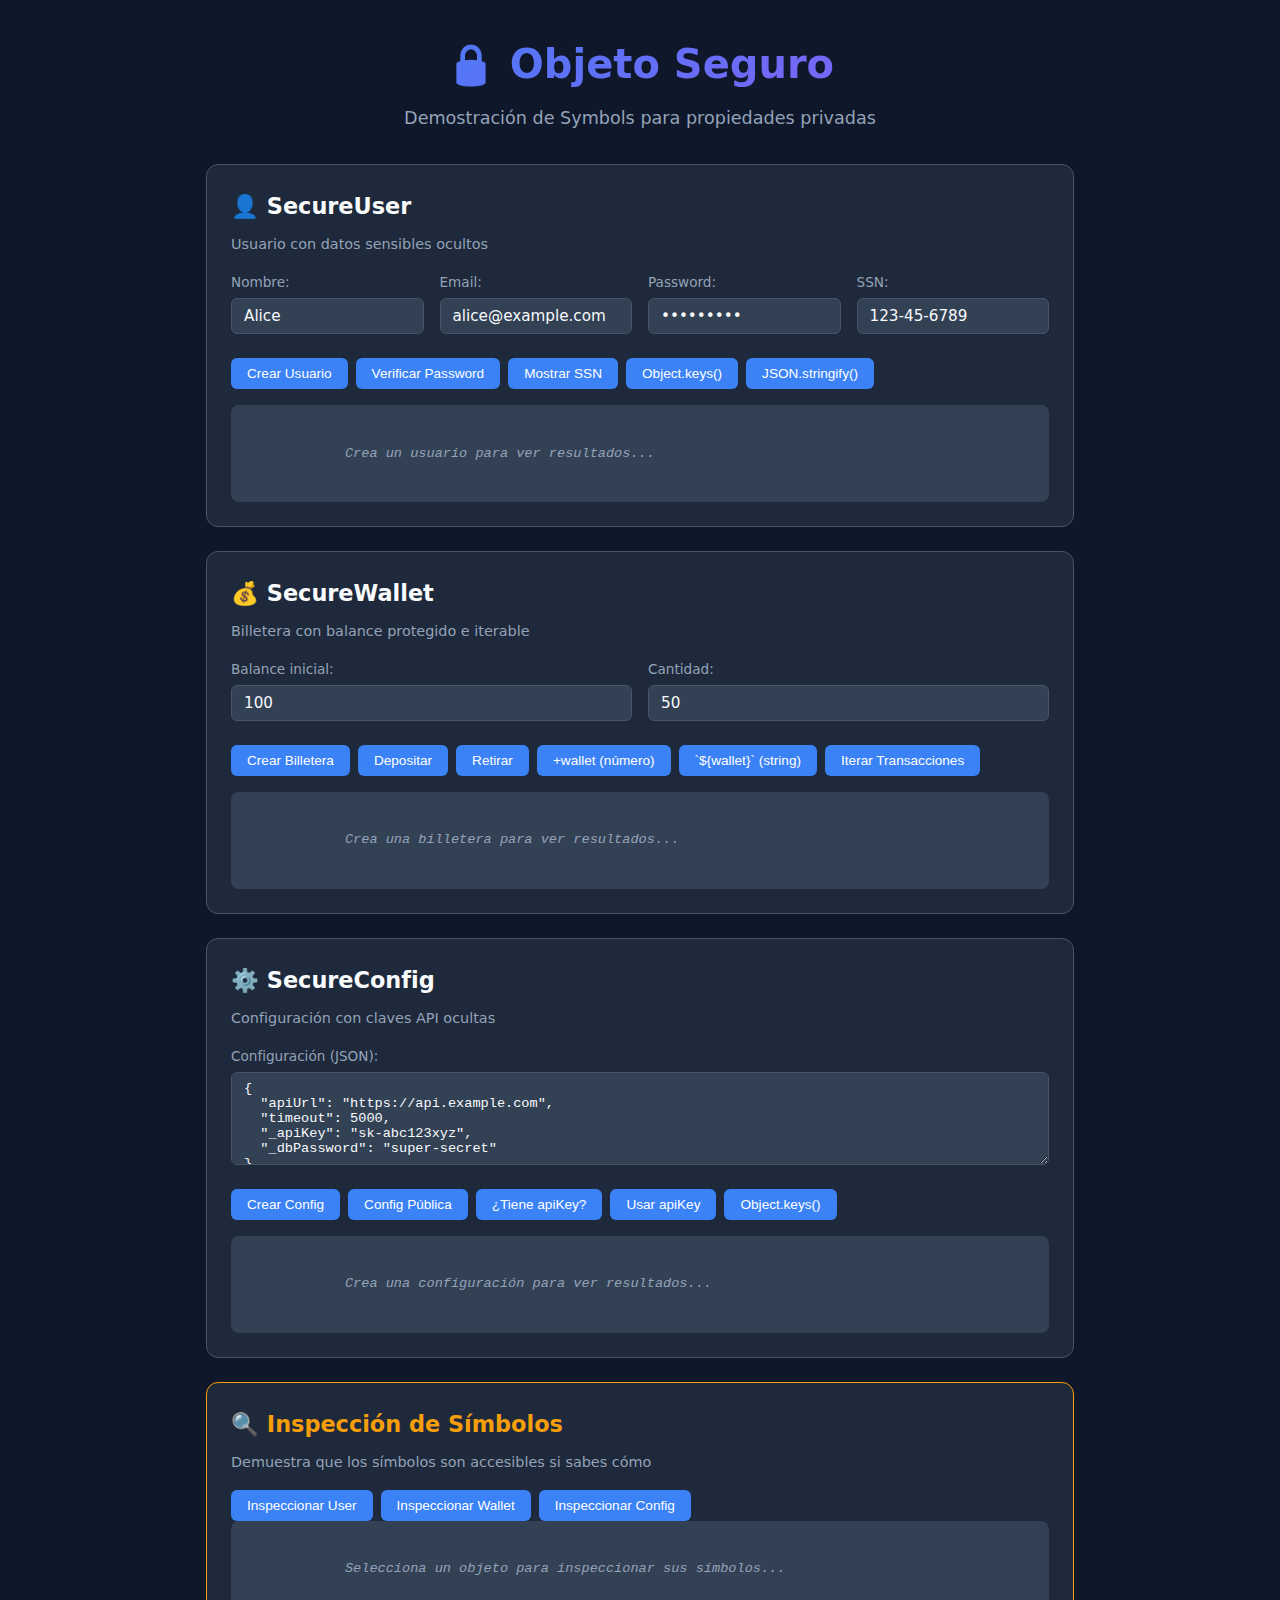
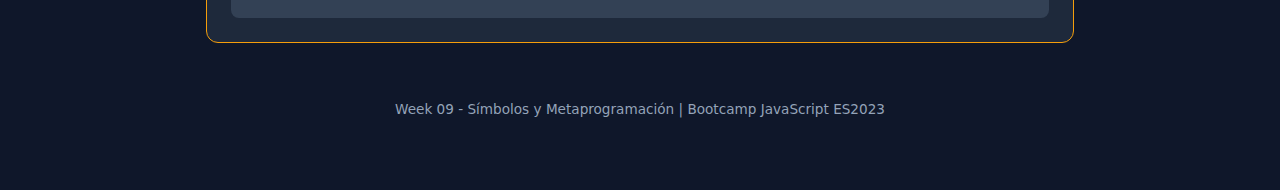
<file: week-09/3-proyecto/index.html>
<!DOCTYPE html>
<html lang="es">
  <head>
    <meta charset="UTF-8" />
    <meta
      name="viewport"
      content="width=device-width, initial-scale=1.0" />
    <title>Objeto Seguro - Week 09</title>
    <link
      rel="stylesheet"
      href="styles.css" />
  </head>
  <body>
    <div class="container">
      <header>
        <h1>🔒 Objeto Seguro</h1>
        <p>Demostración de Symbols para propiedades privadas</p>
      </header>

      <main>
        <!-- SecureUser Section -->
        <section class="card">
          <h2>👤 SecureUser</h2>
          <p class="description">Usuario con datos sensibles ocultos</p>

          <div class="demo-area">
            <div class="input-group">
              <label>Nombre:</label>
              <input
                type="text"
                id="userName"
                value="Alice" />
            </div>
            <div class="input-group">
              <label>Email:</label>
              <input
                type="email"
                id="userEmail"
                value="alice@example.com" />
            </div>
            <div class="input-group">
              <label>Password:</label>
              <input
                type="password"
                id="userPassword"
                value="secret123" />
            </div>
            <div class="input-group">
              <label>SSN:</label>
              <input
                type="text"
                id="userSSN"
                value="123-45-6789" />
            </div>

            <div class="button-group">
              <button id="createUser">Crear Usuario</button>
              <button id="verifyPassword">Verificar Password</button>
              <button id="showMaskedSSN">Mostrar SSN</button>
              <button id="showUserKeys">Object.keys()</button>
              <button id="showUserJSON">JSON.stringify()</button>
            </div>
          </div>

          <div
            class="output"
            id="userOutput">
            <span class="placeholder"
              >Crea un usuario para ver resultados...</span
            >
          </div>
        </section>

        <!-- SecureWallet Section -->
        <section class="card">
          <h2>💰 SecureWallet</h2>
          <p class="description">Billetera con balance protegido e iterable</p>

          <div class="demo-area">
            <div class="input-group">
              <label>Balance inicial:</label>
              <input
                type="number"
                id="walletInitial"
                value="100" />
            </div>
            <div class="input-group">
              <label>Cantidad:</label>
              <input
                type="number"
                id="walletAmount"
                value="50" />
            </div>

            <div class="button-group">
              <button id="createWallet">Crear Billetera</button>
              <button id="depositWallet">Depositar</button>
              <button id="withdrawWallet">Retirar</button>
              <button id="walletAsNumber">+wallet (número)</button>
              <button id="walletAsString">`${wallet}` (string)</button>
              <button id="iterateWallet">Iterar Transacciones</button>
            </div>
          </div>

          <div
            class="output"
            id="walletOutput">
            <span class="placeholder"
              >Crea una billetera para ver resultados...</span
            >
          </div>
        </section>

        <!-- SecureConfig Section -->
        <section class="card">
          <h2>⚙️ SecureConfig</h2>
          <p class="description">Configuración con claves API ocultas</p>

          <div class="demo-area">
            <div class="input-group full-width">
              <label>Configuración (JSON):</label>
              <textarea
                id="configInput"
                rows="5">
{
  "apiUrl": "https://api.example.com",
  "timeout": 5000,
  "_apiKey": "sk-abc123xyz",
  "_dbPassword": "super-secret"
}</textarea
              >
            </div>

            <div class="button-group">
              <button id="createConfig">Crear Config</button>
              <button id="getPublicConfig">Config Pública</button>
              <button id="hasApiKey">¿Tiene apiKey?</button>
              <button id="useApiKey">Usar apiKey</button>
              <button id="showConfigKeys">Object.keys()</button>
            </div>
          </div>

          <div
            class="output"
            id="configOutput">
            <span class="placeholder"
              >Crea una configuración para ver resultados...</span
            >
          </div>
        </section>

        <!-- Inspection Section -->
        <section class="card inspection">
          <h2>🔍 Inspección de Símbolos</h2>
          <p class="description">
            Demuestra que los símbolos son accesibles si sabes cómo
          </p>

          <div class="button-group">
            <button id="inspectUser">Inspeccionar User</button>
            <button id="inspectWallet">Inspeccionar Wallet</button>
            <button id="inspectConfig">Inspeccionar Config</button>
          </div>

          <div
            class="output"
            id="inspectOutput">
            <span class="placeholder"
              >Selecciona un objeto para inspeccionar sus símbolos...</span
            >
          </div>
        </section>
      </main>

      <footer>
        <p>Week 09 - Símbolos y Metaprogramación | Bootcamp JavaScript ES2023</p>
      </footer>
    </div>

    <!-- Cambiar a starter/script.js para desarrollo -->
    <script
      type="module"
      src="starter/script.js"></script>
  </body>
</html>
</file>
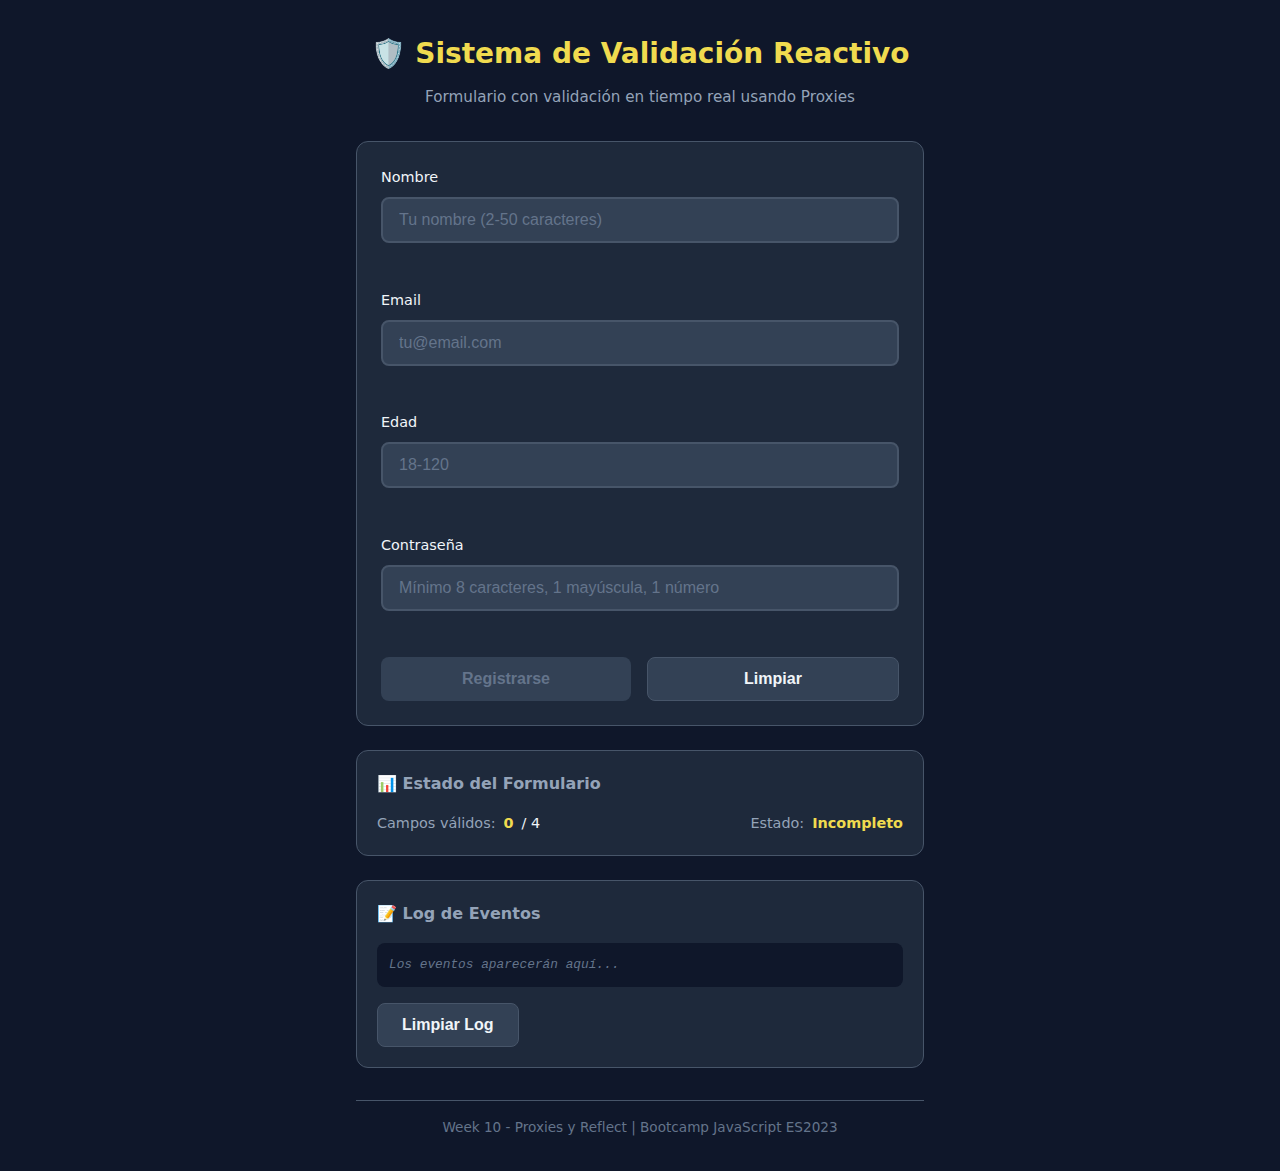
<file: week-10/3-proyecto/index.html>
<!DOCTYPE html>
<html lang="es">
  <head>
    <meta charset="UTF-8" />
    <meta
      name="viewport"
      content="width=device-width, initial-scale=1.0" />
    <title>Sistema de Validación Reactivo | Week 10</title>
    <link
      rel="stylesheet"
      href="styles.css" />
  </head>
  <body>
    <div class="container">
      <header>
        <h1>🛡️ Sistema de Validación Reactivo</h1>
        <p>Formulario con validación en tiempo real usando Proxies</p>
      </header>

      <main>
        <form
          id="registrationForm"
          novalidate>
          <div class="form-group">
            <label for="name">Nombre</label>
            <input
              type="text"
              id="name"
              name="name"
              placeholder="Tu nombre (2-50 caracteres)"
              autocomplete="name" />
            <span
              class="error-message"
              id="name-error"></span>
            <span class="success-icon">✓</span>
          </div>

          <div class="form-group">
            <label for="email">Email</label>
            <input
              type="email"
              id="email"
              name="email"
              placeholder="tu@email.com"
              autocomplete="email" />
            <span
              class="error-message"
              id="email-error"></span>
            <span class="success-icon">✓</span>
          </div>

          <div class="form-group">
            <label for="age">Edad</label>
            <input
              type="number"
              id="age"
              name="age"
              placeholder="18-120"
              min="18"
              max="120" />
            <span
              class="error-message"
              id="age-error"></span>
            <span class="success-icon">✓</span>
          </div>

          <div class="form-group">
            <label for="password">Contraseña</label>
            <input
              type="password"
              id="password"
              name="password"
              placeholder="Mínimo 8 caracteres, 1 mayúscula, 1 número"
              autocomplete="new-password" />
            <span
              class="error-message"
              id="password-error"></span>
            <span class="success-icon">✓</span>
          </div>

          <div class="form-actions">
            <button
              type="submit"
              id="submitBtn"
              disabled>
              Registrarse
            </button>
            <button
              type="reset"
              id="resetBtn">
              Limpiar
            </button>
          </div>
        </form>

        <section class="status-panel">
          <h2>📊 Estado del Formulario</h2>
          <div class="status-grid">
            <div class="status-item">
              <span class="status-label">Campos válidos:</span>
              <span
                class="status-value"
                id="validCount"
                >0</span
              >
              <span>/ 4</span>
            </div>
            <div class="status-item">
              <span class="status-label">Estado:</span>
              <span
                class="status-value"
                id="formStatus"
                >Incompleto</span
              >
            </div>
          </div>
        </section>

        <section
          class="result-panel"
          id="resultPanel"
          hidden>
          <h2>✅ Datos Registrados</h2>
          <div
            class="result-content"
            id="resultContent"></div>
        </section>

        <section class="log-panel">
          <h2>📝 Log de Eventos</h2>
          <div
            class="log-content"
            id="logContent">
            <p class="log-empty">Los eventos aparecerán aquí...</p>
          </div>
          <button
            id="clearLog"
            class="btn-secondary">
            Limpiar Log
          </button>
        </section>
      </main>

      <footer>
        <p>Week 10 - Proxies y Reflect | Bootcamp JavaScript ES2023</p>
      </footer>
    </div>

    <!-- Cambiar a solution/script.js para ver la solución -->
    <script src="starter/script.js"></script>
  </body>
</html>
</file>
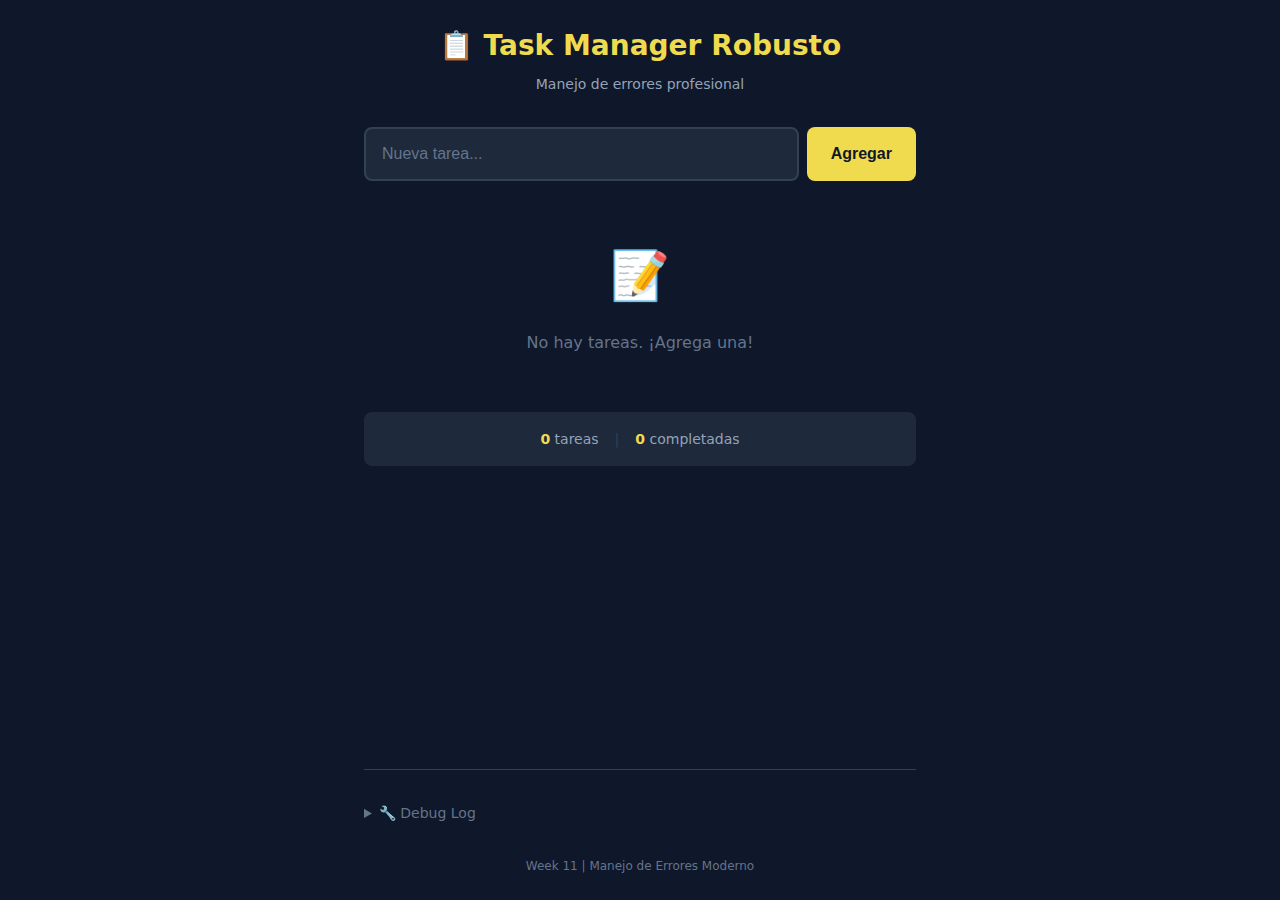
<file: week-11/3-proyecto/index.html>
<!DOCTYPE html>
<html lang="es">
  <head>
    <meta charset="UTF-8" />
    <meta
      name="viewport"
      content="width=device-width, initial-scale=1.0" />
    <title>Task Manager Robusto | Week 11</title>
    <link
      rel="stylesheet"
      href="styles.css" />
  </head>
  <body>
    <div class="app-container">
      <!-- Header -->
      <header class="app-header">
        <h1>📋 Task Manager Robusto</h1>
        <p class="subtitle">Manejo de errores profesional</p>
      </header>

      <!-- Main Content -->
      <main class="app-main">
        <!-- Add Task Form -->
        <section class="add-task-section">
          <form
            id="taskForm"
            class="task-form">
            <div class="input-group">
              <input
                type="text"
                id="taskInput"
                class="task-input"
                placeholder="Nueva tarea..."
                autocomplete="off" />
              <button
                type="submit"
                class="btn btn-primary"
                id="addBtn">
                Agregar
              </button>
            </div>
          </form>
        </section>

        <!-- Error Display -->
        <section
          id="errorSection"
          class="error-section hidden">
          <div class="error-box">
            <span class="error-icon">⚠️</span>
            <span
              id="errorMessage"
              class="error-message"></span>
            <button
              class="error-close"
              id="errorClose">
              ×
            </button>
          </div>
        </section>

        <!-- Loading Indicator -->
        <section
          id="loadingSection"
          class="loading-section hidden">
          <div class="loading-box">
            <span class="loading-spinner">🔄</span>
            <span id="loadingMessage">Procesando...</span>
          </div>
        </section>

        <!-- Task List -->
        <section class="tasks-section">
          <div
            id="taskList"
            class="task-list">
            <!-- Tasks will be rendered here -->
          </div>

          <!-- Empty State -->
          <div
            id="emptyState"
            class="empty-state">
            <span class="empty-icon">📝</span>
            <p>No hay tareas. ¡Agrega una!</p>
          </div>
        </section>

        <!-- Stats -->
        <section class="stats-section">
          <div class="stats-box">
            <span
              id="statsTotal"
              class="stat">
              <span class="stat-value">0</span> tareas
            </span>
            <span class="stat-divider">|</span>
            <span
              id="statsCompleted"
              class="stat">
              <span class="stat-value">0</span> completadas
            </span>
          </div>
        </section>
      </main>

      <!-- Debug Panel (for development) -->
      <aside class="debug-panel">
        <details>
          <summary>🔧 Debug Log</summary>
          <div
            id="debugLog"
            class="debug-log">
            <!-- Debug messages will appear here -->
          </div>
          <button
            id="clearDebug"
            class="btn btn-small">
            Limpiar
          </button>
        </details>
      </aside>

      <!-- Footer -->
      <footer class="app-footer">
        <p>Week 11 | Manejo de Errores Moderno</p>
      </footer>
    </div>

    <!-- Load Script -->
    <!-- Change to solution/script.js to see complete implementation -->
    <script
      src="starter/script.js"
      type="module"></script>
  </body>
</html>
</file>
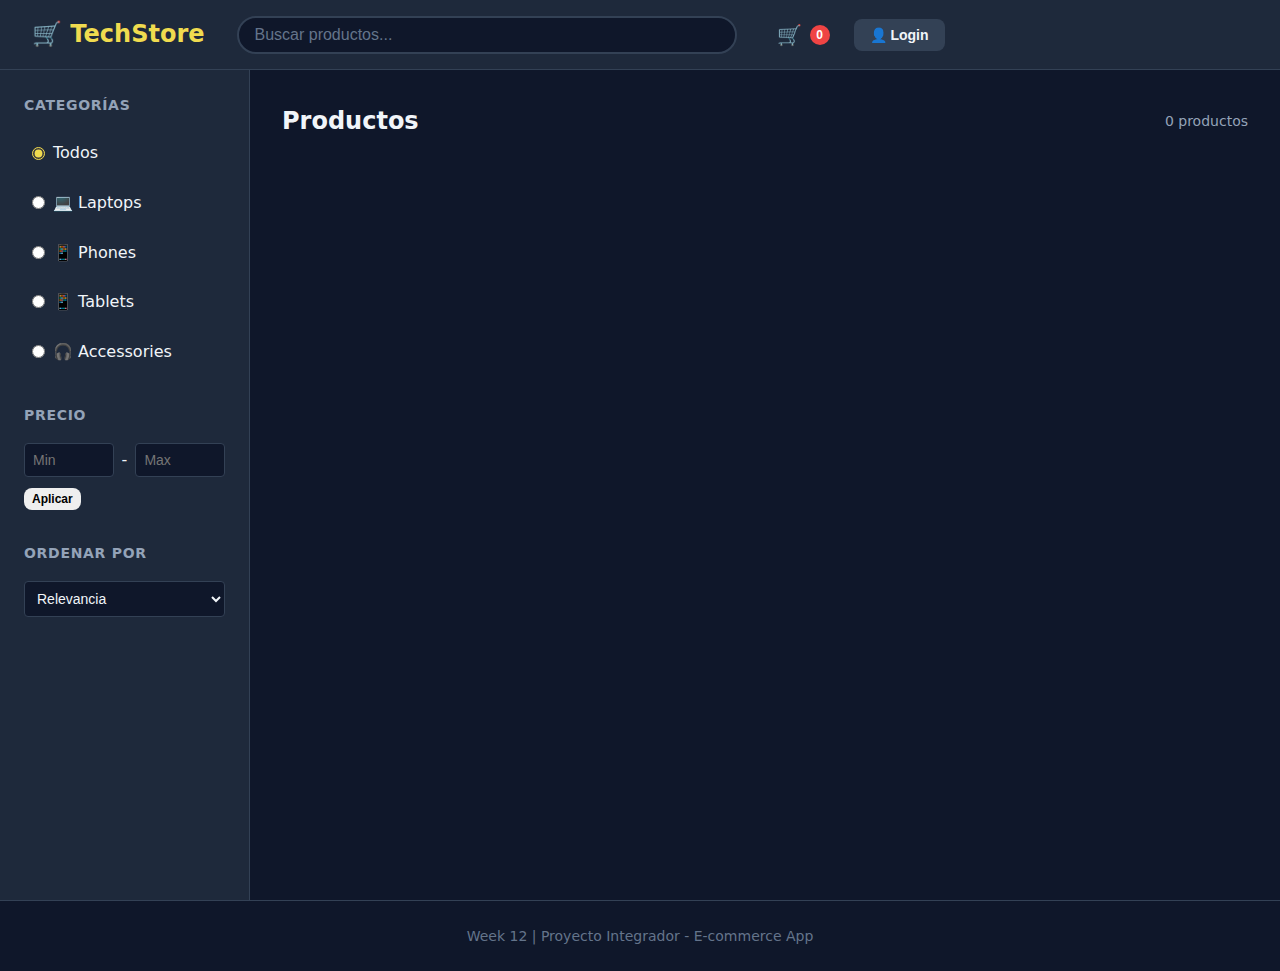
<file: week-12/3-proyecto/index.html>
<!DOCTYPE html>
<html lang="es">
  <head>
    <meta charset="UTF-8" />
    <meta
      name="viewport"
      content="width=device-width, initial-scale=1.0" />
    <title>TechStore | E-commerce App</title>
    <link
      rel="stylesheet"
      href="styles.css" />
  </head>
  <body>
    <div class="app-container">
      <!-- Header -->
      <header class="header">
        <div class="header-brand">
          <h1>🛒 TechStore</h1>
        </div>

        <div class="header-search">
          <input
            type="text"
            id="searchInput"
            class="search-input"
            placeholder="Buscar productos..." />
        </div>

        <div class="header-actions">
          <button
            class="btn btn-icon"
            id="cartToggle">
            🛒
            <span
              id="cartCount"
              class="badge"
              >0</span
            >
          </button>
          <div
            class="user-area"
            id="userArea">
            <button
              class="btn btn-secondary"
              id="loginBtn">
              👤 Login
            </button>
          </div>
        </div>
      </header>

      <!-- Main Content -->
      <main class="main-content">
        <!-- Sidebar: Filters -->
        <aside class="sidebar">
          <div class="filter-section">
            <h3>Categorías</h3>
            <div
              class="filter-options"
              id="categoryFilters">
              <label class="filter-option">
                <input
                  type="radio"
                  name="category"
                  value=""
                  checked />
                <span>Todos</span>
              </label>
              <label class="filter-option">
                <input
                  type="radio"
                  name="category"
                  value="laptops" />
                <span>💻 Laptops</span>
              </label>
              <label class="filter-option">
                <input
                  type="radio"
                  name="category"
                  value="phones" />
                <span>📱 Phones</span>
              </label>
              <label class="filter-option">
                <input
                  type="radio"
                  name="category"
                  value="tablets" />
                <span>📱 Tablets</span>
              </label>
              <label class="filter-option">
                <input
                  type="radio"
                  name="category"
                  value="accessories" />
                <span>🎧 Accessories</span>
              </label>
            </div>
          </div>

          <div class="filter-section">
            <h3>Precio</h3>
            <div class="price-range">
              <input
                type="number"
                id="minPrice"
                placeholder="Min"
                class="price-input" />
              <span>-</span>
              <input
                type="number"
                id="maxPrice"
                placeholder="Max"
                class="price-input" />
            </div>
            <button
              class="btn btn-small"
              id="applyPriceFilter">
              Aplicar
            </button>
          </div>

          <div class="filter-section">
            <h3>Ordenar por</h3>
            <select
              id="sortSelect"
              class="sort-select">
              <option value="default">Relevancia</option>
              <option value="price-asc">Precio: Menor a Mayor</option>
              <option value="price-desc">Precio: Mayor a Menor</option>
              <option value="name-asc">Nombre: A-Z</option>
              <option value="name-desc">Nombre: Z-A</option>
              <option value="rating">Mejor valorados</option>
            </select>
          </div>
        </aside>

        <!-- Products Grid -->
        <section class="products-section">
          <div class="products-header">
            <h2>Productos</h2>
            <span
              id="productCount"
              class="product-count"
              >0 productos</span
            >
          </div>

          <div
            id="productGrid"
            class="product-grid">
            <!-- Products will be rendered here -->
          </div>

          <!-- Empty State -->
          <div
            id="emptyProducts"
            class="empty-state hidden">
            <span class="empty-icon">🔍</span>
            <p>No se encontraron productos</p>
            <button
              class="btn btn-secondary"
              id="clearFilters">
              Limpiar filtros
            </button>
          </div>
        </section>
      </main>

      <!-- Cart Sidebar -->
      <aside
        class="cart-sidebar hidden"
        id="cartSidebar">
        <div class="cart-header">
          <h2>🛒 Tu Carrito</h2>
          <button
            class="btn btn-icon"
            id="closeCart">
            ✕
          </button>
        </div>

        <div
          class="cart-items"
          id="cartItems">
          <!-- Cart items will be rendered here -->
        </div>

        <!-- Cart Empty State -->
        <div
          id="cartEmpty"
          class="cart-empty">
          <span class="empty-icon">🛒</span>
          <p>Tu carrito está vacío</p>
          <button
            class="btn btn-secondary"
            id="startShopping">
            Empezar a comprar
          </button>
        </div>

        <div
          class="cart-footer"
          id="cartFooter">
          <div class="cart-totals">
            <div class="cart-total-row">
              <span>Subtotal:</span>
              <span id="cartSubtotal">$0</span>
            </div>
            <div class="cart-total-row">
              <span>Envío:</span>
              <span id="cartShipping">Gratis</span>
            </div>
            <div class="cart-total-row total">
              <span>Total:</span>
              <span id="cartTotal">$0</span>
            </div>
          </div>

          <div class="cart-actions">
            <button
              class="btn btn-secondary"
              id="clearCart">
              Vaciar
            </button>
            <button
              class="btn btn-primary"
              id="checkoutBtn">
              Checkout 💳
            </button>
          </div>
        </div>
      </aside>

      <!-- Cart Overlay -->
      <div
        class="overlay hidden"
        id="cartOverlay"></div>

      <!-- Login Modal -->
      <div
        class="modal hidden"
        id="loginModal">
        <div class="modal-content">
          <div class="modal-header">
            <h2 id="modalTitle">Iniciar Sesión</h2>
            <button
              class="btn btn-icon"
              id="closeModal">
              ✕
            </button>
          </div>

          <form
            id="authForm"
            class="auth-form">
            <div
              class="form-group"
              id="nameGroup"
              style="display: none">
              <label for="nameInput">Nombre</label>
              <input
                type="text"
                id="nameInput"
                class="form-input"
                placeholder="Tu nombre" />
            </div>

            <div class="form-group">
              <label for="emailInput">Email</label>
              <input
                type="email"
                id="emailInput"
                class="form-input"
                placeholder="email@ejemplo.com"
                required />
            </div>

            <div class="form-group">
              <label for="passwordInput">Contraseña</label>
              <input
                type="password"
                id="passwordInput"
                class="form-input"
                placeholder="••••••••"
                required />
            </div>

            <div
              id="formError"
              class="form-error hidden"></div>

            <button
              type="submit"
              class="btn btn-primary btn-block"
              id="submitAuth">
              Iniciar Sesión
            </button>
          </form>

          <div class="modal-footer">
            <p id="authSwitch">
              ¿No tienes cuenta?
              <a
                href="#"
                id="switchToRegister"
                >Regístrate</a
              >
            </p>
          </div>
        </div>
      </div>

      <!-- Modal Overlay -->
      <div
        class="modal-overlay hidden"
        id="modalOverlay"></div>

      <!-- Notifications -->
      <div
        class="notifications"
        id="notifications">
        <!-- Notifications will be rendered here -->
      </div>

      <!-- Footer -->
      <footer class="footer">
        <p>Week 12 | Proyecto Integrador - E-commerce App</p>
      </footer>
    </div>

    <!-- Load Script -->
    <!-- Change to solution/js/main.js to see complete implementation -->
    <script
      src="starter/js/main.js"
      type="module"></script>
  </body>
</html>
</file>
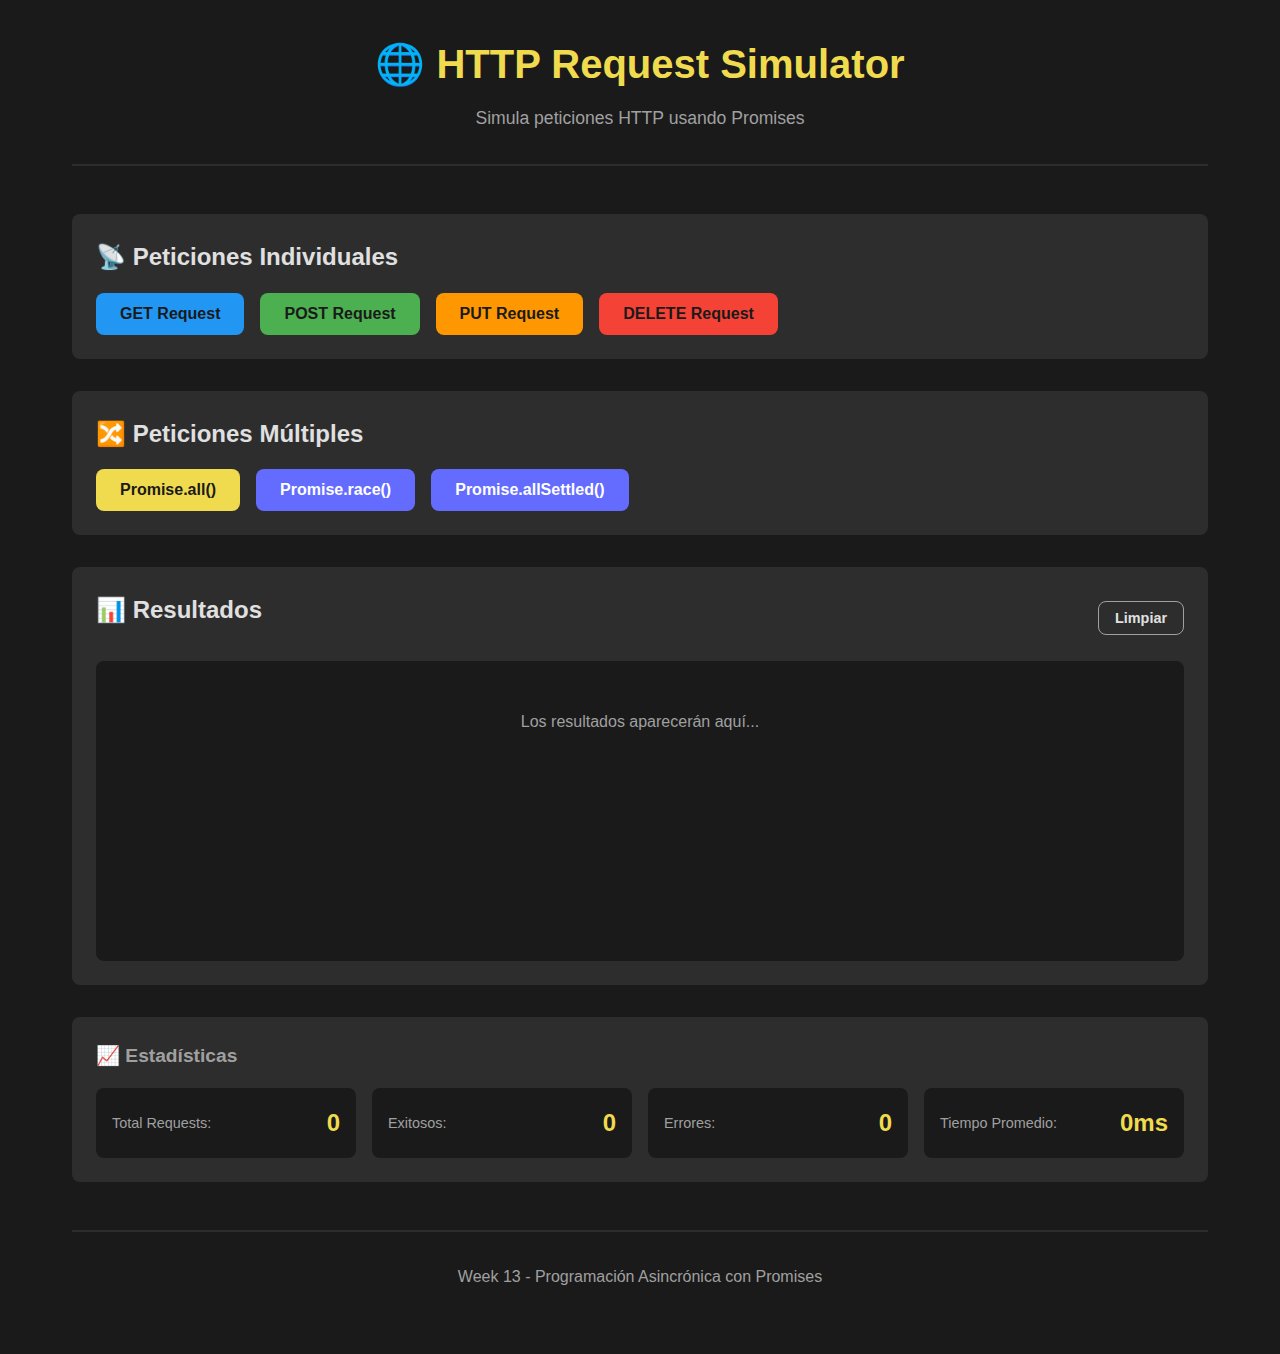
<file: week-13/3-proyecto/index.html>
<!doctype html>
<html lang="es">
  <head>
    <meta charset="UTF-8" />
    <meta
      name="viewport"
      content="width=device-width, initial-scale=1.0" />
    <title>HTTP Simulator - Week 13</title>
    <link
      rel="stylesheet"
      href="styles.css" />
  </head>
  <body>
    <div class="container">
      <header>
        <h1>🌐 HTTP Request Simulator</h1>
        <p>Simula peticiones HTTP usando Promises</p>
      </header>

      <main>
        <!-- Single Requests -->
        <section class="actions">
          <h2>📡 Peticiones Individuales</h2>
          <div class="button-group">
            <button
              id="btn-get"
              class="btn btn-get">
              GET Request
            </button>
            <button
              id="btn-post"
              class="btn btn-post">
              POST Request
            </button>
            <button
              id="btn-put"
              class="btn btn-put">
              PUT Request
            </button>
            <button
              id="btn-delete"
              class="btn btn-delete">
              DELETE Request
            </button>
          </div>
        </section>

        <!-- Multiple Requests -->
        <section class="actions">
          <h2>🔀 Peticiones Múltiples</h2>
          <div class="button-group">
            <button
              id="btn-all"
              class="btn btn-primary">
              Promise.all()
            </button>
            <button
              id="btn-race"
              class="btn btn-secondary">
              Promise.race()
            </button>
            <button
              id="btn-allSettled"
              class="btn btn-secondary">
              Promise.allSettled()
            </button>
          </div>
        </section>

        <!-- Results Area -->
        <section class="results">
          <div class="results-header">
            <h2>📊 Resultados</h2>
            <button
              id="btn-clear"
              class="btn btn-small">
              Limpiar
            </button>
          </div>
          <div
            id="results-container"
            class="results-container">
            <p class="placeholder">Los resultados aparecerán aquí...</p>
          </div>
        </section>

        <!-- Stats (Optional) -->
        <section class="stats">
          <h3>📈 Estadísticas</h3>
          <div class="stats-grid">
            <div class="stat-item">
              <span class="stat-label">Total Requests:</span>
              <span
                id="stat-total"
                class="stat-value"
                >0</span
              >
            </div>
            <div class="stat-item">
              <span class="stat-label">Exitosos:</span>
              <span
                id="stat-success"
                class="stat-value"
                >0</span
              >
            </div>
            <div class="stat-item">
              <span class="stat-label">Errores:</span>
              <span
                id="stat-errors"
                class="stat-value"
                >0</span
              >
            </div>
            <div class="stat-item">
              <span class="stat-label">Tiempo Promedio:</span>
              <span
                id="stat-avg"
                class="stat-value"
                >0ms</span
              >
            </div>
          </div>
        </section>
      </main>

      <footer>
        <p>Week 13 - Programación Asincrónica con Promises</p>
      </footer>
    </div>

    <!-- Scripts -->
    <script src="starter/js/http.js"></script>
    <script src="starter/js/ui.js"></script>
    <script src="starter/js/app.js"></script>
  </body>
</html>
</file>
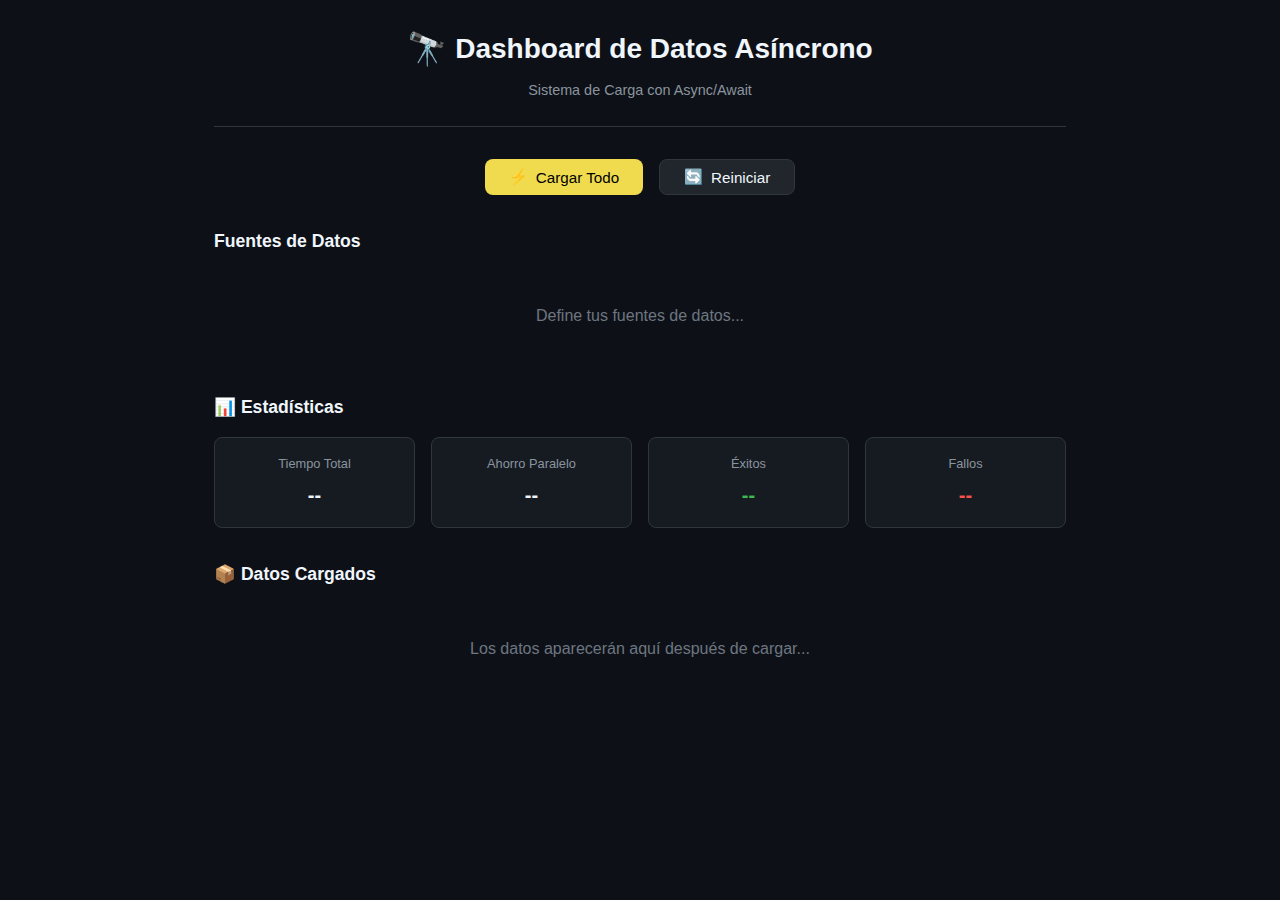
<file: week-14/3-proyecto/index.html>
<!DOCTYPE html>
<html lang="es">
<head>
  <meta charset="UTF-8">
  <meta name="viewport" content="width=device-width, initial-scale=1.0">
  <title>Dashboard de Datos Asíncrono</title>
  <link rel="stylesheet" href="styles.css">
</head>
<body>
  <div class="container">
    <!-- Header -->
    <header class="header">
      <h1 class="header__title">
        <span class="header__icon">🔭</span>
        Dashboard de Datos Asíncrono
      </h1>
      <p class="header__subtitle">Sistema de Carga con Async/Await</p>
    </header>

    <!-- Controles -->
    <section class="controls">
      <button id="btnLoadAll" class="btn btn--primary">
        <span class="btn__icon">⚡</span>
        Cargar Todo
      </button>
      <button id="btnReset" class="btn btn--secondary">
        <span class="btn__icon">🔄</span>
        Reiniciar
      </button>
    </section>

    <!-- Panel de Fuentes de Datos -->
    <section class="data-sources">
      <h2 class="section-title">Fuentes de Datos</h2>
      <div id="sourcesContainer" class="sources-grid">
        <!-- Las fuentes se generan dinámicamente -->
      </div>
    </section>

    <!-- Estadísticas -->
    <section class="statistics">
      <h2 class="section-title">📊 Estadísticas</h2>
      <div id="statsContainer" class="stats-grid">
        <div class="stat-card">
          <span class="stat-card__label">Tiempo Total</span>
          <span id="statTotalTime" class="stat-card__value">--</span>
        </div>
        <div class="stat-card">
          <span class="stat-card__label">Ahorro Paralelo</span>
          <span id="statSavings" class="stat-card__value">--</span>
        </div>
        <div class="stat-card">
          <span class="stat-card__label">Éxitos</span>
          <span id="statSuccess" class="stat-card__value stat-card__value--success">--</span>
        </div>
        <div class="stat-card">
          <span class="stat-card__label">Fallos</span>
          <span id="statFailed" class="stat-card__value stat-card__value--error">--</span>
        </div>
      </div>
    </section>

    <!-- Datos Cargados -->
    <section class="loaded-data">
      <h2 class="section-title">📦 Datos Cargados</h2>
      <div id="dataContainer" class="data-grid">
        <p class="placeholder">Los datos aparecerán aquí después de cargar...</p>
      </div>
    </section>
  </div>

  <script type="module" src="starter/script.js"></script>
</body>
</html>
</file>
<file: week-03/3-proyecto/styles.css>
/* ============================================
   BIBLIOTECA - ESTILOS
   ============================================ */

/* Variables CSS */
:root {
  --bg-primary: #0d1117;
  --bg-secondary: #161b22;
  --bg-tertiary: #21262d;
  --text-primary: #e6edf3;
  --text-secondary: #8b949e;
  --text-muted: #6e7681;
  --accent-yellow: #f0db4f;
  --accent-green: #3fb950;
  --accent-red: #f85149;
  --accent-blue: #58a6ff;
  --accent-orange: #d29922;
  --border-color: #30363d;
  --shadow: 0 4px 6px rgba(0, 0, 0, 0.3);
  --radius: 8px;
  --transition: all 0.2s ease;
}

/* Reset */
* {
  margin: 0;
  padding: 0;
  box-sizing: border-box;
}

body {
  font-family: -apple-system, BlinkMacSystemFont, 'Segoe UI', Roboto, Oxygen,
    Ubuntu, sans-serif;
  background-color: var(--bg-primary);
  color: var(--text-primary);
  line-height: 1.6;
  min-height: 100vh;
}

/* App Container */
.app-container {
  max-width: 1400px;
  margin: 0 auto;
  padding: 20px;
}

/* Header */
.header {
  text-align: center;
  padding: 30px 0;
  border-bottom: 1px solid var(--border-color);
  margin-bottom: 20px;
}

.header h1 {
  font-size: 2.5rem;
  color: var(--accent-yellow);
  margin-bottom: 8px;
}

.subtitle {
  color: var(--text-secondary);
  font-size: 1.1rem;
}

/* Navigation Tabs */
.tabs {
  display: flex;
  gap: 10px;
  margin-bottom: 20px;
  border-bottom: 1px solid var(--border-color);
  padding-bottom: 10px;
}

.tab-btn {
  padding: 12px 24px;
  background: var(--bg-secondary);
  border: 1px solid var(--border-color);
  border-radius: var(--radius);
  color: var(--text-secondary);
  font-size: 1rem;
  cursor: pointer;
  transition: var(--transition);
}

.tab-btn:hover {
  background: var(--bg-tertiary);
  color: var(--text-primary);
}

.tab-btn.active {
  background: var(--accent-yellow);
  color: var(--bg-primary);
  border-color: var(--accent-yellow);
  font-weight: 600;
}

/* Tab Content */
.tab-panel {
  display: none;
}

.tab-panel.active {
  display: block;
}

/* Panel Header */
.panel-header {
  display: flex;
  justify-content: space-between;
  align-items: center;
  flex-wrap: wrap;
  gap: 15px;
  margin-bottom: 20px;
  padding: 20px;
  background: var(--bg-secondary);
  border-radius: var(--radius);
  border: 1px solid var(--border-color);
}

.panel-header h2 {
  color: var(--text-primary);
  font-size: 1.5rem;
}

.actions {
  display: flex;
  gap: 10px;
  flex-wrap: wrap;
  align-items: center;
}

/* Inputs and Selects */
input[type='text'],
input[type='email'],
input[type='number'],
input[type='date'],
select,
textarea {
  padding: 10px 15px;
  background: var(--bg-tertiary);
  border: 1px solid var(--border-color);
  border-radius: var(--radius);
  color: var(--text-primary);
  font-size: 0.95rem;
  transition: var(--transition);
}

input:focus,
select:focus,
textarea:focus {
  outline: none;
  border-color: var(--accent-yellow);
  box-shadow: 0 0 0 2px rgba(240, 219, 79, 0.2);
}

input::placeholder {
  color: var(--text-muted);
}

/* Buttons */
.btn {
  padding: 10px 20px;
  border: none;
  border-radius: var(--radius);
  font-size: 0.95rem;
  font-weight: 500;
  cursor: pointer;
  transition: var(--transition);
  display: inline-flex;
  align-items: center;
  gap: 5px;
}

.btn-primary {
  background: var(--accent-yellow);
  color: var(--bg-primary);
}

.btn-primary:hover {
  background: #d4c144;
  transform: translateY(-1px);
}

.btn-secondary {
  background: var(--bg-tertiary);
  color: var(--text-primary);
  border: 1px solid var(--border-color);
}

.btn-secondary:hover {
  background: var(--border-color);
}

.btn-success {
  background: var(--accent-green);
  color: var(--bg-primary);
}

.btn-success:hover {
  background: #2ea043;
}

.btn-danger {
  background: var(--accent-red);
  color: white;
}

.btn-danger:hover {
  background: #da3633;
}

.btn-warning {
  background: var(--accent-orange);
  color: var(--bg-primary);
}

.btn-warning:hover {
  background: #bb8009;
}

.btn-small {
  padding: 6px 12px;
  font-size: 0.85rem;
}

/* Items Grid */
.items-grid {
  display: grid;
  grid-template-columns: repeat(auto-fill, minmax(300px, 1fr));
  gap: 20px;
}

/* Item Card */
.item-card {
  background: var(--bg-secondary);
  border: 1px solid var(--border-color);
  border-radius: var(--radius);
  padding: 20px;
  transition: var(--transition);
}

.item-card:hover {
  border-color: var(--accent-yellow);
  transform: translateY(-2px);
  box-shadow: var(--shadow);
}

.item-card-header {
  display: flex;
  justify-content: space-between;
  align-items: flex-start;
  margin-bottom: 12px;
}

.item-type {
  font-size: 0.75rem;
  padding: 4px 10px;
  border-radius: 20px;
  font-weight: 600;
  text-transform: uppercase;
}

.item-type.book {
  background: rgba(88, 166, 255, 0.2);
  color: var(--accent-blue);
}

.item-type.magazine {
  background: rgba(210, 153, 34, 0.2);
  color: var(--accent-orange);
}

.item-type.dvd {
  background: rgba(248, 81, 73, 0.2);
  color: var(--accent-red);
}

.item-type.audiobook {
  background: rgba(63, 185, 80, 0.2);
  color: var(--accent-green);
}

.availability-badge {
  font-size: 0.75rem;
  padding: 4px 10px;
  border-radius: 20px;
  font-weight: 600;
}

.availability-badge.available {
  background: rgba(63, 185, 80, 0.2);
  color: var(--accent-green);
}

.availability-badge.borrowed {
  background: rgba(248, 81, 73, 0.2);
  color: var(--accent-red);
}

.item-title {
  font-size: 1.2rem;
  font-weight: 600;
  margin-bottom: 8px;
  color: var(--text-primary);
}

.item-author {
  color: var(--text-secondary);
  margin-bottom: 12px;
}

.item-details {
  font-size: 0.9rem;
  color: var(--text-muted);
  margin-bottom: 15px;
}

.item-details p {
  margin-bottom: 4px;
}

.item-actions {
  display: flex;
  gap: 10px;
}

/* Members Grid */
.members-grid {
  display: grid;
  grid-template-columns: repeat(auto-fill, minmax(280px, 1fr));
  gap: 20px;
}

.member-card {
  background: var(--bg-secondary);
  border: 1px solid var(--border-color);
  border-radius: var(--radius);
  padding: 20px;
  transition: var(--transition);
}

.member-card:hover {
  border-color: var(--accent-blue);
}

.member-avatar {
  width: 60px;
  height: 60px;
  background: var(--accent-yellow);
  border-radius: 50%;
  display: flex;
  align-items: center;
  justify-content: center;
  font-size: 1.5rem;
  font-weight: bold;
  color: var(--bg-primary);
  margin-bottom: 15px;
}

.member-name {
  font-size: 1.1rem;
  font-weight: 600;
  margin-bottom: 5px;
}

.member-email {
  color: var(--text-secondary);
  font-size: 0.9rem;
  margin-bottom: 10px;
}

.member-stats {
  display: flex;
  gap: 15px;
  margin-bottom: 15px;
}

.member-stat {
  text-align: center;
}

.member-stat-value {
  font-size: 1.2rem;
  font-weight: 600;
  color: var(--accent-yellow);
}

.member-stat-label {
  font-size: 0.75rem;
  color: var(--text-muted);
  text-transform: uppercase;
}

.membership-badge {
  display: inline-block;
  padding: 4px 12px;
  border-radius: 20px;
  font-size: 0.75rem;
  font-weight: 600;
  text-transform: uppercase;
}

.membership-badge.standard {
  background: rgba(139, 148, 158, 0.2);
  color: var(--text-secondary);
}

.membership-badge.premium {
  background: rgba(240, 219, 79, 0.2);
  color: var(--accent-yellow);
}

.membership-badge.student {
  background: rgba(63, 185, 80, 0.2);
  color: var(--accent-green);
}

/* Loans Container */
.loans-container {
  display: grid;
  grid-template-columns: 1fr 1fr;
  gap: 20px;
}

@media (max-width: 900px) {
  .loans-container {
    grid-template-columns: 1fr;
  }
}

.loans-section {
  background: var(--bg-secondary);
  border: 1px solid var(--border-color);
  border-radius: var(--radius);
  padding: 20px;
}

.loans-section h3 {
  margin-bottom: 15px;
  color: var(--text-primary);
  padding-bottom: 10px;
  border-bottom: 1px solid var(--border-color);
}

.loans-list {
  display: flex;
  flex-direction: column;
  gap: 10px;
  max-height: 500px;
  overflow-y: auto;
}

.loan-card {
  background: var(--bg-tertiary);
  border: 1px solid var(--border-color);
  border-radius: var(--radius);
  padding: 15px;
}

.loan-card.overdue {
  border-color: var(--accent-red);
  background: rgba(248, 81, 73, 0.1);
}

.loan-header {
  display: flex;
  justify-content: space-between;
  align-items: center;
  margin-bottom: 10px;
}

.loan-item-title {
  font-weight: 600;
  color: var(--text-primary);
}

.loan-status {
  font-size: 0.75rem;
  padding: 3px 8px;
  border-radius: 10px;
}

.loan-status.active {
  background: rgba(88, 166, 255, 0.2);
  color: var(--accent-blue);
}

.loan-status.overdue {
  background: rgba(248, 81, 73, 0.2);
  color: var(--accent-red);
}

.loan-status.returned {
  background: rgba(63, 185, 80, 0.2);
  color: var(--accent-green);
}

.loan-info {
  font-size: 0.9rem;
  color: var(--text-secondary);
}

.loan-info p {
  margin-bottom: 4px;
}

.loan-actions {
  margin-top: 10px;
  display: flex;
  gap: 10px;
}

/* Stats Grid */
.stats-grid {
  display: grid;
  grid-template-columns: repeat(auto-fit, minmax(180px, 1fr));
  gap: 20px;
  margin-bottom: 30px;
}

.stat-card {
  background: var(--bg-secondary);
  border: 1px solid var(--border-color);
  border-radius: var(--radius);
  padding: 25px;
  text-align: center;
  transition: var(--transition);
}

.stat-card:hover {
  transform: translateY(-2px);
  border-color: var(--accent-yellow);
}

.stat-card.warning {
  border-color: var(--accent-red);
}

.stat-icon {
  font-size: 2rem;
  margin-bottom: 10px;
}

.stat-value {
  font-size: 2.5rem;
  font-weight: 700;
  color: var(--accent-yellow);
  margin-bottom: 5px;
}

.stat-card.warning .stat-value {
  color: var(--accent-red);
}

.stat-label {
  color: var(--text-secondary);
  font-size: 0.9rem;
  text-transform: uppercase;
  letter-spacing: 0.5px;
}

.stats-breakdown {
  background: var(--bg-secondary);
  border: 1px solid var(--border-color);
  border-radius: var(--radius);
  padding: 20px;
}

.stats-breakdown h3 {
  margin-bottom: 15px;
  color: var(--text-primary);
}

.breakdown-grid {
  display: grid;
  grid-template-columns: repeat(auto-fit, minmax(150px, 1fr));
  gap: 15px;
}

.breakdown-item {
  display: flex;
  justify-content: space-between;
  align-items: center;
  padding: 12px 15px;
  background: var(--bg-tertiary);
  border-radius: var(--radius);
}

.breakdown-type {
  color: var(--text-secondary);
}

.breakdown-count {
  font-weight: 600;
  color: var(--accent-yellow);
}

/* Modals */
.modal {
  display: none;
  position: fixed;
  top: 0;
  left: 0;
  width: 100%;
  height: 100%;
  background: rgba(0, 0, 0, 0.7);
  z-index: 1000;
  align-items: center;
  justify-content: center;
}

.modal.active {
  display: flex;
}

.modal-content {
  background: var(--bg-secondary);
  border: 1px solid var(--border-color);
  border-radius: var(--radius);
  width: 90%;
  max-width: 500px;
  max-height: 90vh;
  overflow-y: auto;
}

.modal-header {
  display: flex;
  justify-content: space-between;
  align-items: center;
  padding: 20px;
  border-bottom: 1px solid var(--border-color);
}

.modal-header h3 {
  color: var(--text-primary);
}

.close-btn {
  background: none;
  border: none;
  color: var(--text-secondary);
  font-size: 1.5rem;
  cursor: pointer;
  transition: var(--transition);
}

.close-btn:hover {
  color: var(--accent-red);
}

/* Forms */
form {
  padding: 20px;
}

.form-group {
  margin-bottom: 20px;
}

.form-group label {
  display: block;
  margin-bottom: 8px;
  color: var(--text-secondary);
  font-weight: 500;
}

.form-group input,
.form-group select,
.form-group textarea {
  width: 100%;
}

.form-actions {
  display: flex;
  justify-content: flex-end;
  gap: 10px;
  margin-top: 25px;
  padding-top: 20px;
  border-top: 1px solid var(--border-color);
}

/* Empty State */
.empty-state {
  text-align: center;
  padding: 60px 20px;
  color: var(--text-muted);
}

.empty-state-icon {
  font-size: 4rem;
  margin-bottom: 15px;
}

.empty-state-text {
  font-size: 1.1rem;
}

/* Scrollbar */
::-webkit-scrollbar {
  width: 8px;
  height: 8px;
}

::-webkit-scrollbar-track {
  background: var(--bg-primary);
}

::-webkit-scrollbar-thumb {
  background: var(--border-color);
  border-radius: 4px;
}

::-webkit-scrollbar-thumb:hover {
  background: var(--text-muted);
}

/* Responsive */
@media (max-width: 768px) {
  .header h1 {
    font-size: 1.8rem;
  }

  .tabs {
    flex-wrap: wrap;
  }

  .tab-btn {
    flex: 1;
    min-width: 120px;
    text-align: center;
  }

  .panel-header {
    flex-direction: column;
    align-items: stretch;
  }

  .actions {
    flex-direction: column;
  }

  .items-grid {
    grid-template-columns: 1fr;
  }
}

/* Animations */
@keyframes fadeIn {
  from {
    opacity: 0;
    transform: translateY(-10px);
  }
  to {
    opacity: 1;
    transform: translateY(0);
  }
}

.item-card,
.member-card,
.loan-card {
  animation: fadeIn 0.3s ease;
}

/* Toast Notifications */
.toast-container {
  position: fixed;
  bottom: 20px;
  right: 20px;
  z-index: 2000;
  display: flex;
  flex-direction: column;
  gap: 10px;
}

.toast {
  padding: 15px 20px;
  border-radius: var(--radius);
  color: white;
  font-weight: 500;
  animation: slideIn 0.3s ease;
  display: flex;
  align-items: center;
  gap: 10px;
}

.toast.success {
  background: var(--accent-green);
}

.toast.error {
  background: var(--accent-red);
}

.toast.warning {
  background: var(--accent-orange);
}

.toast.info {
  background: var(--accent-blue);
}

@keyframes slideIn {
  from {
    transform: translateX(100%);
    opacity: 0;
  }
  to {
    transform: translateX(0);
    opacity: 1;
  }
}
</file>
<file: week-05/3-proyecto/styles.css>
/* ============================================
   Dashboard de Análisis de Datos - Estilos
   ============================================ */

* {
  margin: 0;
  padding: 0;
  box-sizing: border-box;
}

:root {
  --bg-dark: #1a1a2e;
  --bg-card: #16213e;
  --accent: #f0db4f;
  --accent-dim: #c4b23f;
  --text-primary: #eee;
  --text-secondary: #aaa;
  --success: #4ade80;
  --warning: #fbbf24;
  --danger: #f87171;
  --border: #2d3748;
}

body {
  font-family: 'Segoe UI', system-ui, -apple-system, sans-serif;
  background-color: var(--bg-dark);
  color: var(--text-primary);
  min-height: 100vh;
  line-height: 1.6;
}

/* Header */
.header {
  background: linear-gradient(135deg, var(--bg-card), #1a1a2e);
  padding: 2rem;
  text-align: center;
  border-bottom: 2px solid var(--accent);
}

.header h1 {
  color: var(--accent);
  font-size: 2rem;
  margin-bottom: 0.5rem;
}

.header p {
  color: var(--text-secondary);
}

/* Dashboard Grid */
.dashboard {
  display: grid;
  grid-template-columns: repeat(auto-fit, minmax(300px, 1fr));
  gap: 1.5rem;
  padding: 2rem;
  max-width: 1400px;
  margin: 0 auto;
}

/* Cards */
.card {
  background: var(--bg-card);
  border-radius: 12px;
  padding: 1.5rem;
  border: 1px solid var(--border);
  transition: transform 0.2s, box-shadow 0.2s;
}

.card:hover {
  transform: translateY(-2px);
  box-shadow: 0 8px 25px rgba(0, 0, 0, 0.3);
}

.card h2 {
  color: var(--accent);
  font-size: 1.1rem;
  margin-bottom: 1rem;
  padding-bottom: 0.5rem;
  border-bottom: 1px solid var(--border);
}

.card.full-width {
  grid-column: 1 / -1;
}

/* Stats Grid */
.stats-card {
  grid-column: 1 / -1;
}

.stats-grid {
  display: grid;
  grid-template-columns: repeat(auto-fit, minmax(150px, 1fr));
  gap: 1rem;
}

.stat-item {
  background: rgba(240, 219, 79, 0.1);
  border-radius: 8px;
  padding: 1rem;
  text-align: center;
  border: 1px solid var(--border);
}

.stat-value {
  display: block;
  font-size: 1.8rem;
  font-weight: bold;
  color: var(--accent);
}

.stat-label {
  display: block;
  font-size: 0.85rem;
  color: var(--text-secondary);
  margin-top: 0.25rem;
}

/* List Container */
.list-container {
  max-height: 300px;
  overflow-y: auto;
}

.list-item {
  display: flex;
  justify-content: space-between;
  align-items: center;
  padding: 0.75rem;
  border-bottom: 1px solid var(--border);
  transition: background 0.2s;
}

.list-item:last-child {
  border-bottom: none;
}

.list-item:hover {
  background: rgba(240, 219, 79, 0.05);
}

.list-item .rank {
  background: var(--accent);
  color: var(--bg-dark);
  width: 24px;
  height: 24px;
  border-radius: 50%;
  display: flex;
  align-items: center;
  justify-content: center;
  font-size: 0.75rem;
  font-weight: bold;
  margin-right: 0.75rem;
}

.list-item .name {
  flex: 1;
  color: var(--text-primary);
}

.list-item .value {
  color: var(--accent);
  font-weight: bold;
}

/* Progress Bar */
.progress-bar {
  width: 100%;
  height: 8px;
  background: var(--border);
  border-radius: 4px;
  margin-top: 0.5rem;
  overflow: hidden;
}

.progress-bar .fill {
  height: 100%;
  background: var(--accent);
  border-radius: 4px;
  transition: width 0.3s ease;
}

/* Trend Container */
.trend-container {
  display: flex;
  gap: 0.5rem;
  align-items: flex-end;
  height: 150px;
  padding: 1rem 0;
}

.trend-bar {
  flex: 1;
  background: var(--accent);
  border-radius: 4px 4px 0 0;
  min-height: 20px;
  position: relative;
  transition: height 0.3s ease;
}

.trend-bar:hover {
  background: var(--accent-dim);
}

.trend-bar .label {
  position: absolute;
  bottom: -25px;
  left: 50%;
  transform: translateX(-50%);
  font-size: 0.7rem;
  color: var(--text-secondary);
  white-space: nowrap;
}

.trend-bar .amount {
  position: absolute;
  top: -20px;
  left: 50%;
  transform: translateX(-50%);
  font-size: 0.7rem;
  color: var(--accent);
  white-space: nowrap;
}

/* Table Container */
.table-container {
  overflow-x: auto;
}

.data-table {
  width: 100%;
  border-collapse: collapse;
}

.data-table th,
.data-table td {
  padding: 0.75rem;
  text-align: left;
  border-bottom: 1px solid var(--border);
}

.data-table th {
  color: var(--accent);
  font-weight: 600;
  font-size: 0.85rem;
  text-transform: uppercase;
}

.data-table tr:hover {
  background: rgba(240, 219, 79, 0.05);
}

.status {
  padding: 0.25rem 0.5rem;
  border-radius: 4px;
  font-size: 0.75rem;
  font-weight: bold;
}

.status.completed {
  background: rgba(74, 222, 128, 0.2);
  color: var(--success);
}

.status.pending {
  background: rgba(251, 191, 36, 0.2);
  color: var(--warning);
}

.status.cancelled {
  background: rgba(248, 113, 113, 0.2);
  color: var(--danger);
}

/* Loading */
.loading {
  color: var(--text-secondary);
  font-style: italic;
  text-align: center;
  padding: 2rem;
}

/* Footer */
.footer {
  text-align: center;
  padding: 1.5rem;
  color: var(--text-secondary);
  border-top: 1px solid var(--border);
  margin-top: 2rem;
}

/* Scrollbar */
::-webkit-scrollbar {
  width: 6px;
  height: 6px;
}

::-webkit-scrollbar-track {
  background: var(--bg-dark);
}

::-webkit-scrollbar-thumb {
  background: var(--border);
  border-radius: 3px;
}

::-webkit-scrollbar-thumb:hover {
  background: var(--accent-dim);
}

/* Responsive */
@media (max-width: 768px) {
  .dashboard {
    padding: 1rem;
    gap: 1rem;
  }

  .header h1 {
    font-size: 1.5rem;
  }

  .stats-grid {
    grid-template-columns: repeat(2, 1fr);
  }

  .stat-value {
    font-size: 1.4rem;
  }
}
</file>
<file: week-06/3-proyecto/styles.css>
/* ============================================
   VALIDADOR DE FORMULARIOS - ESTILOS
   Semana 06: Strings y RegExp Modernos
   ============================================ */

/* Variables CSS */
:root {
  --color-bg: #1a1a2e;
  --color-surface: #16213e;
  --color-primary: #e94560;
  --color-success: #4ecca3;
  --color-warning: #ffc107;
  --color-error: #ff6b6b;
  --color-text: #eee;
  --color-text-muted: #aaa;
  --color-border: #333;
  --font-main: 'Segoe UI', system-ui, sans-serif;
  --radius: 8px;
  --shadow: 0 4px 6px rgba(0, 0, 0, 0.3);
}

/* Reset básico */
* {
  margin: 0;
  padding: 0;
  box-sizing: border-box;
}

body {
  font-family: var(--font-main);
  background: var(--color-bg);
  color: var(--color-text);
  min-height: 100vh;
  padding: 2rem;
  line-height: 1.6;
}

/* Container */
.container {
  max-width: 500px;
  margin: 0 auto;
}

/* Header */
header {
  text-align: center;
  margin-bottom: 2rem;
}

header h1 {
  font-size: 2rem;
  margin-bottom: 0.5rem;
}

header p {
  color: var(--color-text-muted);
}

/* Form */
form {
  background: var(--color-surface);
  padding: 2rem;
  border-radius: var(--radius);
  box-shadow: var(--shadow);
}

/* Form Group */
.form-group {
  margin-bottom: 1.5rem;
}

.form-group label {
  display: block;
  margin-bottom: 0.5rem;
  font-weight: 500;
  color: var(--color-text);
}

.form-group input {
  width: 100%;
  padding: 0.75rem 1rem;
  font-size: 1rem;
  border: 2px solid var(--color-border);
  border-radius: var(--radius);
  background: var(--color-bg);
  color: var(--color-text);
  transition: border-color 0.3s, box-shadow 0.3s;
}

.form-group input:focus {
  outline: none;
  border-color: var(--color-primary);
  box-shadow: 0 0 0 3px rgba(233, 69, 96, 0.2);
}

.form-group input::placeholder {
  color: var(--color-text-muted);
}

/* Validation States */
.form-group input.valid {
  border-color: var(--color-success);
}

.form-group input.valid:focus {
  box-shadow: 0 0 0 3px rgba(78, 204, 163, 0.2);
}

.form-group input.invalid {
  border-color: var(--color-error);
}

.form-group input.invalid:focus {
  box-shadow: 0 0 0 3px rgba(255, 107, 107, 0.2);
}

/* Error Message */
.error-message {
  display: block;
  min-height: 1.25rem;
  margin-top: 0.25rem;
  font-size: 0.875rem;
  color: var(--color-error);
}

/* Password Strength */
.password-strength {
  height: 4px;
  background: var(--color-border);
  border-radius: 2px;
  margin-top: 0.5rem;
  overflow: hidden;
}

.strength-bar {
  height: 100%;
  width: 0;
  transition: width 0.3s, background-color 0.3s;
  border-radius: 2px;
}

.strength-bar.weak {
  width: 25%;
  background: var(--color-error);
}

.strength-bar.fair {
  width: 50%;
  background: var(--color-warning);
}

.strength-bar.good {
  width: 75%;
  background: #8bc34a;
}

.strength-bar.strong {
  width: 100%;
  background: var(--color-success);
}

.strength-text {
  display: block;
  font-size: 0.75rem;
  margin-top: 0.25rem;
  color: var(--color-text-muted);
}

/* Buttons */
.form-actions {
  display: flex;
  gap: 1rem;
  margin-top: 2rem;
}

.btn {
  flex: 1;
  padding: 0.875rem 1.5rem;
  font-size: 1rem;
  font-weight: 600;
  border: none;
  border-radius: var(--radius);
  cursor: pointer;
  transition: transform 0.2s, box-shadow 0.2s;
}

.btn:hover {
  transform: translateY(-2px);
}

.btn:active {
  transform: translateY(0);
}

.btn-primary {
  background: var(--color-primary);
  color: white;
}

.btn-primary:hover {
  box-shadow: 0 4px 12px rgba(233, 69, 96, 0.4);
}

.btn-primary:disabled {
  background: #666;
  cursor: not-allowed;
  transform: none;
  box-shadow: none;
}

.btn-secondary {
  background: transparent;
  color: var(--color-text);
  border: 2px solid var(--color-border);
}

.btn-secondary:hover {
  border-color: var(--color-text-muted);
}

/* Result */
.result {
  margin-top: 2rem;
  padding: 1.5rem;
  background: var(--color-surface);
  border-radius: var(--radius);
  border-left: 4px solid var(--color-success);
}

.result h2 {
  color: var(--color-success);
  margin-bottom: 1rem;
}

.result pre {
  background: var(--color-bg);
  padding: 1rem;
  border-radius: var(--radius);
  overflow-x: auto;
  font-size: 0.875rem;
  color: var(--color-text-muted);
}

/* Utilities */
.hidden {
  display: none;
}

/* Responsive */
@media (max-width: 600px) {
  body {
    padding: 1rem;
  }

  form {
    padding: 1.5rem;
  }

  .form-actions {
    flex-direction: column;
  }
}
</file>
<file: week-07/3-proyecto/styles.css>
/* ============================================
   Sistema de Gestión de Usuarios - Estilos
   Week 07: Sets y Maps
   ============================================ */

:root {
  --primary: #3b82f6;
  --primary-dark: #2563eb;
  --secondary: #6b7280;
  --success: #10b981;
  --danger: #ef4444;
  --warning: #f59e0b;
  --bg-dark: #1f2937;
  --bg-card: #374151;
  --bg-input: #4b5563;
  --text-primary: #f9fafb;
  --text-secondary: #9ca3af;
  --border: #4b5563;
  --radius: 8px;
}

* {
  margin: 0;
  padding: 0;
  box-sizing: border-box;
}

body {
  font-family: 'Segoe UI', system-ui, sans-serif;
  background-color: var(--bg-dark);
  color: var(--text-primary);
  line-height: 1.6;
  min-height: 100vh;
}

.container {
  max-width: 1200px;
  margin: 0 auto;
  padding: 2rem;
}

/* Header */
header {
  text-align: center;
  margin-bottom: 2rem;
}

header h1 {
  font-size: 2rem;
  margin-bottom: 0.5rem;
}

header p {
  color: var(--text-secondary);
}

/* Main Grid */
main {
  display: grid;
  grid-template-columns: repeat(auto-fit, minmax(350px, 1fr));
  gap: 1.5rem;
}

/* Cards */
.card {
  background-color: var(--bg-card);
  border-radius: var(--radius);
  padding: 1.5rem;
  border: 1px solid var(--border);
}

.card h2 {
  font-size: 1.25rem;
  margin-bottom: 1rem;
  padding-bottom: 0.5rem;
  border-bottom: 1px solid var(--border);
}

/* Forms */
.form-group {
  margin-bottom: 1rem;
}

.form-group label {
  display: block;
  margin-bottom: 0.25rem;
  font-size: 0.875rem;
  color: var(--text-secondary);
}

input[type='text'],
input[type='email'],
input[type='password'] {
  width: 100%;
  padding: 0.75rem;
  background-color: var(--bg-input);
  border: 1px solid var(--border);
  border-radius: var(--radius);
  color: var(--text-primary);
  font-size: 1rem;
}

input:focus {
  outline: none;
  border-color: var(--primary);
  box-shadow: 0 0 0 2px rgba(59, 130, 246, 0.3);
}

/* Buttons */
.btn {
  padding: 0.75rem 1.5rem;
  border: none;
  border-radius: var(--radius);
  font-size: 1rem;
  cursor: pointer;
  transition: all 0.2s;
}

.btn-primary {
  background-color: var(--primary);
  color: white;
}

.btn-primary:hover {
  background-color: var(--primary-dark);
}

.btn-secondary {
  background-color: var(--secondary);
  color: white;
}

.btn-success {
  background-color: var(--success);
  color: white;
}

.btn-danger {
  background-color: var(--danger);
  color: white;
}

.btn-outline {
  background-color: transparent;
  border: 1px solid var(--border);
  color: var(--text-primary);
}

.btn-outline:hover {
  background-color: var(--bg-input);
}

.btn-small {
  padding: 0.5rem 1rem;
  font-size: 0.875rem;
}

/* Users List */
.users-list {
  max-height: 300px;
  overflow-y: auto;
  margin-bottom: 1rem;
}

.user-item {
  display: flex;
  justify-content: space-between;
  align-items: center;
  padding: 0.75rem;
  background-color: var(--bg-input);
  border-radius: var(--radius);
  margin-bottom: 0.5rem;
}

.user-info {
  flex: 1;
}

.user-name {
  font-weight: 600;
}

.user-email {
  font-size: 0.875rem;
  color: var(--text-secondary);
}

.user-id {
  font-size: 0.75rem;
  color: var(--text-secondary);
  font-family: monospace;
}

.user-roles {
  display: flex;
  gap: 0.25rem;
  margin-top: 0.25rem;
}

.role-badge {
  font-size: 0.625rem;
  padding: 0.125rem 0.5rem;
  border-radius: 9999px;
  text-transform: uppercase;
  font-weight: 600;
}

.role-admin {
  background-color: var(--danger);
  color: white;
}

.role-editor {
  background-color: var(--warning);
  color: black;
}

.role-viewer {
  background-color: var(--secondary);
  color: white;
}

.user-status {
  width: 10px;
  height: 10px;
  border-radius: 50%;
  margin-left: 0.5rem;
}

.user-status.online {
  background-color: var(--success);
}

.user-status.offline {
  background-color: var(--secondary);
}

/* Stats */
.stats {
  display: flex;
  gap: 1rem;
  font-size: 0.875rem;
  color: var(--text-secondary);
}

/* Roles */
.roles-checkboxes {
  display: flex;
  gap: 1rem;
  margin-bottom: 1rem;
}

.roles-checkboxes label {
  display: flex;
  align-items: center;
  gap: 0.5rem;
  cursor: pointer;
}

/* Operations Grid */
.operations-grid {
  display: grid;
  grid-template-columns: repeat(2, 1fr);
  gap: 0.5rem;
  margin-bottom: 1rem;
}

/* Result Box */
.result-box {
  background-color: var(--bg-input);
  border-radius: var(--radius);
  padding: 1rem;
  min-height: 100px;
}

/* Session Buttons */
.session-buttons {
  display: flex;
  gap: 0.5rem;
  margin-bottom: 1rem;
}

/* Active Sessions */
.active-sessions {
  margin-top: 1rem;
  padding-top: 1rem;
  border-top: 1px solid var(--border);
}

.active-sessions h4 {
  font-size: 0.875rem;
  color: var(--text-secondary);
  margin-bottom: 0.5rem;
}

.active-sessions ul {
  list-style: none;
}

.active-sessions li {
  padding: 0.25rem 0;
  font-size: 0.875rem;
}

/* Messages */
.message {
  margin-top: 1rem;
  padding: 0.75rem;
  border-radius: var(--radius);
  font-size: 0.875rem;
  display: none;
}

.message.success {
  display: block;
  background-color: rgba(16, 185, 129, 0.2);
  border: 1px solid var(--success);
  color: var(--success);
}

.message.error {
  display: block;
  background-color: rgba(239, 68, 68, 0.2);
  border: 1px solid var(--danger);
  color: var(--danger);
}

.message.info {
  display: block;
  background-color: rgba(59, 130, 246, 0.2);
  border: 1px solid var(--primary);
  color: var(--primary);
}

/* Empty State */
.empty-state {
  color: var(--text-secondary);
  text-align: center;
  font-style: italic;
}

/* Console */
.console-card {
  grid-column: 1 / -1;
}

.console {
  background-color: #111827;
  border-radius: var(--radius);
  padding: 1rem;
  font-family: 'Consolas', 'Monaco', monospace;
  font-size: 0.875rem;
  max-height: 200px;
  overflow-y: auto;
  margin-bottom: 0.5rem;
}

.console-line {
  margin-bottom: 0.25rem;
}

.console-line.info {
  color: var(--primary);
}

.console-line.success {
  color: var(--success);
}

.console-line.error {
  color: var(--danger);
}

.console-line.warning {
  color: var(--warning);
}

/* Footer */
footer {
  text-align: center;
  margin-top: 2rem;
  padding-top: 1rem;
  border-top: 1px solid var(--border);
  color: var(--text-secondary);
  font-size: 0.875rem;
}

/* Scrollbar */
::-webkit-scrollbar {
  width: 6px;
}

::-webkit-scrollbar-track {
  background: var(--bg-dark);
}

::-webkit-scrollbar-thumb {
  background: var(--border);
  border-radius: 3px;
}

::-webkit-scrollbar-thumb:hover {
  background: var(--secondary);
}
</file>
<file: week-08/3-proyecto/styles.css>
/* ============================================
   PAGINADOR CON GENERADORES - STYLES
   ============================================ */

* {
  margin: 0;
  padding: 0;
  box-sizing: border-box;
}

:root {
  --bg-primary: #0f172a;
  --bg-secondary: #1e293b;
  --bg-card: #334155;
  --text-primary: #f8fafc;
  --text-secondary: #94a3b8;
  --accent: #3b82f6;
  --accent-hover: #2563eb;
  --success: #22c55e;
  --warning: #f59e0b;
  --danger: #ef4444;
  --border: #475569;
}

body {
  font-family: 'Segoe UI', system-ui, -apple-system, sans-serif;
  background: var(--bg-primary);
  color: var(--text-primary);
  min-height: 100vh;
  line-height: 1.6;
}

.container {
  max-width: 800px;
  margin: 0 auto;
  padding: 20px;
  min-height: 100vh;
  display: flex;
  flex-direction: column;
}

/* Header */
.header {
  text-align: center;
  padding: 30px 0;
  border-bottom: 1px solid var(--border);
  margin-bottom: 30px;
}

.header h1 {
  font-size: 2rem;
  margin-bottom: 10px;
  background: linear-gradient(135deg, var(--accent), #8b5cf6);
  -webkit-background-clip: text;
  -webkit-text-fill-color: transparent;
  background-clip: text;
}

.subtitle {
  color: var(--text-secondary);
  font-size: 1rem;
}

/* Main */
.main {
  flex: 1;
}

/* Controls */
.controls {
  display: flex;
  flex-wrap: wrap;
  gap: 15px;
  align-items: flex-end;
  margin-bottom: 25px;
  padding: 20px;
  background: var(--bg-secondary);
  border-radius: 12px;
}

.control-group {
  display: flex;
  flex-direction: column;
  gap: 5px;
}

.control-group label {
  font-size: 0.85rem;
  color: var(--text-secondary);
}

select {
  padding: 10px 15px;
  background: var(--bg-card);
  border: 1px solid var(--border);
  border-radius: 8px;
  color: var(--text-primary);
  font-size: 0.95rem;
  cursor: pointer;
  transition: border-color 0.2s;
}

select:hover {
  border-color: var(--accent);
}

select:focus {
  outline: none;
  border-color: var(--accent);
  box-shadow: 0 0 0 3px rgba(59, 130, 246, 0.2);
}

/* Buttons */
.btn {
  padding: 10px 20px;
  border: none;
  border-radius: 8px;
  font-size: 0.95rem;
  cursor: pointer;
  transition: all 0.2s;
  display: inline-flex;
  align-items: center;
  gap: 8px;
}

.btn-primary {
  background: var(--accent);
  color: white;
}

.btn-primary:hover {
  background: var(--accent-hover);
  transform: translateY(-1px);
}

.btn-nav {
  background: var(--bg-card);
  color: var(--text-primary);
  border: 1px solid var(--border);
}

.btn-nav:hover:not(:disabled) {
  background: var(--bg-secondary);
  border-color: var(--accent);
}

.btn:disabled {
  opacity: 0.5;
  cursor: not-allowed;
}

/* Data Section */
.data-section {
  margin-bottom: 25px;
}

.data-list {
  background: var(--bg-secondary);
  border-radius: 12px;
  min-height: 300px;
  padding: 15px;
}

.placeholder {
  display: flex;
  align-items: center;
  justify-content: center;
  height: 270px;
  color: var(--text-secondary);
  font-size: 1.1rem;
}

/* Data Item */
.data-item {
  display: flex;
  align-items: center;
  padding: 15px;
  background: var(--bg-card);
  border-radius: 8px;
  margin-bottom: 10px;
  transition: transform 0.2s, box-shadow 0.2s;
}

.data-item:last-child {
  margin-bottom: 0;
}

.data-item:hover {
  transform: translateX(5px);
  box-shadow: 0 4px 12px rgba(0, 0, 0, 0.2);
}

.data-item-id {
  width: 50px;
  height: 50px;
  background: var(--accent);
  border-radius: 8px;
  display: flex;
  align-items: center;
  justify-content: center;
  font-weight: bold;
  font-size: 1.1rem;
  margin-right: 15px;
  flex-shrink: 0;
}

.data-item-content {
  flex: 1;
}

.data-item-title {
  font-weight: 600;
  margin-bottom: 4px;
}

.data-item-description {
  color: var(--text-secondary);
  font-size: 0.9rem;
}

/* Pagination */
.pagination {
  display: flex;
  align-items: center;
  justify-content: center;
  gap: 10px;
  flex-wrap: wrap;
  margin-bottom: 20px;
}

.page-info {
  display: flex;
  align-items: center;
  gap: 8px;
  padding: 0 15px;
  color: var(--text-secondary);
}

.page-info input {
  width: 60px;
  padding: 8px 10px;
  background: var(--bg-card);
  border: 1px solid var(--border);
  border-radius: 6px;
  color: var(--text-primary);
  text-align: center;
  font-size: 0.95rem;
}

.page-info input:focus {
  outline: none;
  border-color: var(--accent);
}

/* Stats */
.stats {
  display: flex;
  align-items: center;
  justify-content: center;
  gap: 8px;
  padding: 15px;
  background: var(--bg-secondary);
  border-radius: 8px;
  color: var(--text-secondary);
  font-size: 0.9rem;
}

.stats strong {
  color: var(--accent);
}

/* Footer */
.footer {
  text-align: center;
  padding: 20px 0;
  margin-top: 30px;
  border-top: 1px solid var(--border);
  color: var(--text-secondary);
  font-size: 0.85rem;
}

/* Loading State */
.loading {
  display: flex;
  align-items: center;
  justify-content: center;
  height: 270px;
}

.spinner {
  width: 40px;
  height: 40px;
  border: 3px solid var(--border);
  border-top-color: var(--accent);
  border-radius: 50%;
  animation: spin 1s linear infinite;
}

@keyframes spin {
  to {
    transform: rotate(360deg);
  }
}

/* Empty State */
.empty-state {
  display: flex;
  flex-direction: column;
  align-items: center;
  justify-content: center;
  height: 270px;
  color: var(--text-secondary);
}

.empty-state-icon {
  font-size: 3rem;
  margin-bottom: 10px;
}

/* Responsive */
@media (max-width: 600px) {
  .controls {
    flex-direction: column;
    align-items: stretch;
  }

  .pagination {
    gap: 5px;
  }

  .btn-nav {
    padding: 8px 12px;
    font-size: 0.85rem;
  }

  .page-info {
    order: -1;
    width: 100%;
    justify-content: center;
    padding: 10px 0;
  }
}
</file>
<file: week-09/3-proyecto/styles.css>
/* ============================================
   Objeto Seguro - Styles
   Week 09: Símbolos y Metaprogramación
   ============================================ */

* {
  margin: 0;
  padding: 0;
  box-sizing: border-box;
}

:root {
  --bg-primary: #0f172a;
  --bg-secondary: #1e293b;
  --bg-card: #334155;
  --text-primary: #f8fafc;
  --text-secondary: #94a3b8;
  --accent: #3b82f6;
  --accent-hover: #2563eb;
  --success: #22c55e;
  --warning: #f59e0b;
  --error: #ef4444;
  --border: #475569;
}

body {
  font-family: system-ui, -apple-system, BlinkMacSystemFont, 'Segoe UI',
    sans-serif;
  background-color: var(--bg-primary);
  color: var(--text-primary);
  line-height: 1.6;
  min-height: 100vh;
}

.container {
  max-width: 900px;
  margin: 0 auto;
  padding: 2rem 1rem;
}

/* Header */
header {
  text-align: center;
  margin-bottom: 2rem;
}

header h1 {
  font-size: 2.5rem;
  margin-bottom: 0.5rem;
  background: linear-gradient(135deg, var(--accent), #8b5cf6);
  -webkit-background-clip: text;
  -webkit-text-fill-color: transparent;
  background-clip: text;
}

header p {
  color: var(--text-secondary);
  font-size: 1.1rem;
}

/* Cards */
.card {
  background-color: var(--bg-secondary);
  border-radius: 12px;
  padding: 1.5rem;
  margin-bottom: 1.5rem;
  border: 1px solid var(--border);
}

.card h2 {
  font-size: 1.4rem;
  margin-bottom: 0.5rem;
  display: flex;
  align-items: center;
  gap: 0.5rem;
}

.card .description {
  color: var(--text-secondary);
  font-size: 0.9rem;
  margin-bottom: 1rem;
}

/* Demo Area */
.demo-area {
  display: flex;
  flex-wrap: wrap;
  gap: 1rem;
  margin-bottom: 1rem;
}

.input-group {
  display: flex;
  flex-direction: column;
  gap: 0.25rem;
  flex: 1;
  min-width: 150px;
}

.input-group.full-width {
  flex: 100%;
}

.input-group label {
  font-size: 0.85rem;
  color: var(--text-secondary);
}

.input-group input,
.input-group textarea {
  padding: 0.5rem 0.75rem;
  border-radius: 6px;
  border: 1px solid var(--border);
  background-color: var(--bg-card);
  color: var(--text-primary);
  font-size: 0.95rem;
  font-family: inherit;
}

.input-group textarea {
  font-family: 'Consolas', 'Monaco', monospace;
  font-size: 0.85rem;
  resize: vertical;
}

.input-group input:focus,
.input-group textarea:focus {
  outline: none;
  border-color: var(--accent);
  box-shadow: 0 0 0 2px rgba(59, 130, 246, 0.2);
}

/* Buttons */
.button-group {
  display: flex;
  flex-wrap: wrap;
  gap: 0.5rem;
  width: 100%;
  margin-top: 0.5rem;
}

button {
  padding: 0.5rem 1rem;
  border-radius: 6px;
  border: none;
  background-color: var(--accent);
  color: white;
  font-size: 0.85rem;
  font-weight: 500;
  cursor: pointer;
  transition: all 0.2s ease;
}

button:hover {
  background-color: var(--accent-hover);
  transform: translateY(-1px);
}

button:active {
  transform: translateY(0);
}

button:disabled {
  background-color: var(--border);
  cursor: not-allowed;
  transform: none;
}

/* Output */
.output {
  background-color: var(--bg-card);
  border-radius: 8px;
  padding: 1rem;
  font-family: 'Consolas', 'Monaco', monospace;
  font-size: 0.85rem;
  min-height: 60px;
  max-height: 300px;
  overflow-y: auto;
  white-space: pre-wrap;
  word-break: break-all;
}

.output .placeholder {
  color: var(--text-secondary);
  font-style: italic;
}

.output .success {
  color: var(--success);
}

.output .error {
  color: var(--error);
}

.output .warning {
  color: var(--warning);
}

.output .info {
  color: var(--accent);
}

.output .dim {
  color: var(--text-secondary);
}

/* Inspection Card */
.card.inspection {
  border-color: var(--warning);
}

.card.inspection h2 {
  color: var(--warning);
}

/* Footer */
footer {
  text-align: center;
  padding: 2rem 0;
  color: var(--text-secondary);
  font-size: 0.85rem;
}

/* Responsive */
@media (max-width: 600px) {
  .container {
    padding: 1rem;
  }

  header h1 {
    font-size: 1.8rem;
  }

  .card {
    padding: 1rem;
  }

  .input-group {
    min-width: 100%;
  }

  button {
    flex: 1;
    min-width: 120px;
  }
}

/* Scrollbar */
.output::-webkit-scrollbar {
  width: 8px;
}

.output::-webkit-scrollbar-track {
  background: var(--bg-secondary);
  border-radius: 4px;
}

.output::-webkit-scrollbar-thumb {
  background: var(--border);
  border-radius: 4px;
}

.output::-webkit-scrollbar-thumb:hover {
  background: var(--text-secondary);
}
</file>
<file: week-11/3-proyecto/styles.css>
/* ========================================
   Task Manager Robusto - Styles
   Week 11: Manejo de Errores Moderno
   ======================================== */

/* === CSS Variables === */
:root {
  /* Colors */
  --bg-primary: #0f172a;
  --bg-secondary: #1e293b;
  --bg-tertiary: #334155;

  --text-primary: #f1f5f9;
  --text-secondary: #94a3b8;
  --text-muted: #64748b;

  --accent-primary: #f0db4f;
  --accent-secondary: #3b82f6;
  --accent-success: #22c55e;
  --accent-error: #ef4444;
  --accent-warning: #f59e0b;

  /* Spacing */
  --space-xs: 0.25rem;
  --space-sm: 0.5rem;
  --space-md: 1rem;
  --space-lg: 1.5rem;
  --space-xl: 2rem;

  /* Border Radius */
  --radius-sm: 4px;
  --radius-md: 8px;
  --radius-lg: 12px;

  /* Transitions */
  --transition-fast: 150ms ease;
  --transition-normal: 250ms ease;
}

/* === Reset === */
*,
*::before,
*::after {
  box-sizing: border-box;
  margin: 0;
  padding: 0;
}

/* === Base === */
body {
  font-family: system-ui, -apple-system, BlinkMacSystemFont, 'Segoe UI', Roboto,
    sans-serif;
  background-color: var(--bg-primary);
  color: var(--text-primary);
  line-height: 1.6;
  min-height: 100vh;
}

/* === App Container === */
.app-container {
  max-width: 600px;
  margin: 0 auto;
  padding: var(--space-lg);
  min-height: 100vh;
  display: flex;
  flex-direction: column;
}

/* === Header === */
.app-header {
  text-align: center;
  margin-bottom: var(--space-xl);
}

.app-header h1 {
  font-size: 1.75rem;
  color: var(--accent-primary);
  margin-bottom: var(--space-xs);
}

.subtitle {
  color: var(--text-secondary);
  font-size: 0.875rem;
}

/* === Main Content === */
.app-main {
  flex: 1;
}

/* === Add Task Section === */
.add-task-section {
  margin-bottom: var(--space-lg);
}

.task-form {
  width: 100%;
}

.input-group {
  display: flex;
  gap: var(--space-sm);
}

.task-input {
  flex: 1;
  padding: var(--space-md);
  border: 2px solid var(--bg-tertiary);
  border-radius: var(--radius-md);
  background-color: var(--bg-secondary);
  color: var(--text-primary);
  font-size: 1rem;
  transition: border-color var(--transition-fast);
}

.task-input:focus {
  outline: none;
  border-color: var(--accent-primary);
}

.task-input::placeholder {
  color: var(--text-muted);
}

.task-input.error {
  border-color: var(--accent-error);
  animation: shake 0.3s ease-in-out;
}

@keyframes shake {
  0%,
  100% {
    transform: translateX(0);
  }
  25% {
    transform: translateX(-5px);
  }
  75% {
    transform: translateX(5px);
  }
}

/* === Buttons === */
.btn {
  padding: var(--space-md) var(--space-lg);
  border: none;
  border-radius: var(--radius-md);
  font-size: 1rem;
  font-weight: 600;
  cursor: pointer;
  transition: all var(--transition-fast);
}

.btn-primary {
  background-color: var(--accent-primary);
  color: var(--bg-primary);
}

.btn-primary:hover {
  background-color: #e0cb3f;
  transform: translateY(-1px);
}

.btn-primary:active {
  transform: translateY(0);
}

.btn-primary:disabled {
  background-color: var(--bg-tertiary);
  color: var(--text-muted);
  cursor: not-allowed;
  transform: none;
}

.btn-small {
  padding: var(--space-xs) var(--space-sm);
  font-size: 0.75rem;
  background-color: var(--bg-tertiary);
  color: var(--text-secondary);
}

.btn-small:hover {
  background-color: var(--bg-secondary);
}

/* === Error Section === */
.error-section {
  margin-bottom: var(--space-md);
}

.error-box {
  display: flex;
  align-items: center;
  gap: var(--space-sm);
  padding: var(--space-md);
  background-color: rgba(239, 68, 68, 0.1);
  border: 1px solid var(--accent-error);
  border-radius: var(--radius-md);
  animation: slideIn 0.3s ease;
}

@keyframes slideIn {
  from {
    opacity: 0;
    transform: translateY(-10px);
  }
  to {
    opacity: 1;
    transform: translateY(0);
  }
}

.error-icon {
  font-size: 1.25rem;
}

.error-message {
  flex: 1;
  color: var(--accent-error);
  font-size: 0.875rem;
}

.error-close {
  background: none;
  border: none;
  color: var(--accent-error);
  font-size: 1.25rem;
  cursor: pointer;
  padding: var(--space-xs);
  line-height: 1;
}

.error-close:hover {
  opacity: 0.7;
}

/* === Loading Section === */
.loading-section {
  margin-bottom: var(--space-md);
}

.loading-box {
  display: flex;
  align-items: center;
  justify-content: center;
  gap: var(--space-sm);
  padding: var(--space-md);
  background-color: rgba(59, 130, 246, 0.1);
  border: 1px solid var(--accent-secondary);
  border-radius: var(--radius-md);
}

.loading-spinner {
  animation: spin 1s linear infinite;
}

@keyframes spin {
  from {
    transform: rotate(0deg);
  }
  to {
    transform: rotate(360deg);
  }
}

/* === Task List === */
.tasks-section {
  margin-bottom: var(--space-lg);
}

.task-list {
  display: flex;
  flex-direction: column;
  gap: var(--space-sm);
}

/* === Task Item === */
.task-item {
  display: flex;
  align-items: center;
  gap: var(--space-md);
  padding: var(--space-md);
  background-color: var(--bg-secondary);
  border-radius: var(--radius-md);
  border: 1px solid var(--bg-tertiary);
  transition: all var(--transition-fast);
}

.task-item:hover {
  border-color: var(--accent-primary);
}

.task-checkbox {
  width: 20px;
  height: 20px;
  cursor: pointer;
  accent-color: var(--accent-success);
}

.task-title {
  flex: 1;
  font-size: 1rem;
}

.task-item.completed .task-title {
  text-decoration: line-through;
  color: var(--text-muted);
}

.task-delete {
  background: none;
  border: none;
  color: var(--text-muted);
  font-size: 1.25rem;
  cursor: pointer;
  padding: var(--space-xs);
  transition: color var(--transition-fast);
}

.task-delete:hover {
  color: var(--accent-error);
}

/* === Empty State === */
.empty-state {
  text-align: center;
  padding: var(--space-xl);
  color: var(--text-muted);
}

.empty-icon {
  font-size: 3rem;
  display: block;
  margin-bottom: var(--space-md);
}

/* === Stats Section === */
.stats-section {
  margin-bottom: var(--space-lg);
}

.stats-box {
  display: flex;
  justify-content: center;
  gap: var(--space-md);
  padding: var(--space-md);
  background-color: var(--bg-secondary);
  border-radius: var(--radius-md);
  font-size: 0.875rem;
  color: var(--text-secondary);
}

.stat-value {
  color: var(--accent-primary);
  font-weight: 600;
}

.stat-divider {
  color: var(--bg-tertiary);
}

/* === Debug Panel === */
.debug-panel {
  margin-top: auto;
  padding-top: var(--space-lg);
  border-top: 1px solid var(--bg-tertiary);
}

.debug-panel summary {
  cursor: pointer;
  color: var(--text-muted);
  font-size: 0.875rem;
  padding: var(--space-sm) 0;
}

.debug-panel summary:hover {
  color: var(--text-secondary);
}

.debug-log {
  max-height: 200px;
  overflow-y: auto;
  padding: var(--space-sm);
  background-color: var(--bg-secondary);
  border-radius: var(--radius-sm);
  margin: var(--space-sm) 0;
  font-family: monospace;
  font-size: 0.75rem;
}

.debug-entry {
  padding: var(--space-xs) 0;
  border-bottom: 1px solid var(--bg-tertiary);
}

.debug-entry:last-child {
  border-bottom: none;
}

.debug-entry.error {
  color: var(--accent-error);
}

.debug-entry.warn {
  color: var(--accent-warning);
}

.debug-entry.info {
  color: var(--accent-secondary);
}

/* === Footer === */
.app-footer {
  text-align: center;
  padding-top: var(--space-lg);
  color: var(--text-muted);
  font-size: 0.75rem;
}

/* === Utility Classes === */
.hidden {
  display: none !important;
}

/* === Responsive === */
@media (max-width: 480px) {
  .app-container {
    padding: var(--space-md);
  }

  .input-group {
    flex-direction: column;
  }

  .btn-primary {
    width: 100%;
  }
}
</file>
<file: week-12/3-proyecto/styles.css>
/* ========================================
   TechStore E-commerce App - Styles
   Week 12: Proyecto Integrador
   ======================================== */

/* === CSS Variables === */
:root {
  /* Colors */
  --bg-primary: #0f172a;
  --bg-secondary: #1e293b;
  --bg-tertiary: #334155;
  --bg-card: #1e293b;

  --text-primary: #f1f5f9;
  --text-secondary: #94a3b8;
  --text-muted: #64748b;

  --accent-primary: #f0db4f;
  --accent-secondary: #3b82f6;
  --accent-success: #22c55e;
  --accent-error: #ef4444;
  --accent-warning: #f59e0b;

  /* Spacing */
  --space-xs: 0.25rem;
  --space-sm: 0.5rem;
  --space-md: 1rem;
  --space-lg: 1.5rem;
  --space-xl: 2rem;
  --space-2xl: 3rem;

  /* Border Radius */
  --radius-sm: 4px;
  --radius-md: 8px;
  --radius-lg: 12px;
  --radius-full: 9999px;

  /* Shadows */
  --shadow-sm: 0 1px 2px rgba(0, 0, 0, 0.3);
  --shadow-md: 0 4px 6px rgba(0, 0, 0, 0.3);
  --shadow-lg: 0 10px 15px rgba(0, 0, 0, 0.3);

  /* Transitions */
  --transition-fast: 150ms ease;
  --transition-normal: 250ms ease;

  /* Layout */
  --header-height: 70px;
  --sidebar-width: 250px;
  --cart-width: 400px;
}

/* === Reset === */
*,
*::before,
*::after {
  box-sizing: border-box;
  margin: 0;
  padding: 0;
}

/* === Base === */
body {
  font-family: system-ui, -apple-system, BlinkMacSystemFont, 'Segoe UI', Roboto,
    sans-serif;
  background-color: var(--bg-primary);
  color: var(--text-primary);
  line-height: 1.6;
  min-height: 100vh;
}

/* === App Container === */
.app-container {
  min-height: 100vh;
  display: flex;
  flex-direction: column;
}

/* === Header === */
.header {
  position: fixed;
  top: 0;
  left: 0;
  right: 0;
  height: var(--header-height);
  background-color: var(--bg-secondary);
  border-bottom: 1px solid var(--bg-tertiary);
  display: flex;
  align-items: center;
  padding: 0 var(--space-xl);
  gap: var(--space-xl);
  z-index: 100;
}

.header-brand h1 {
  font-size: 1.5rem;
  color: var(--accent-primary);
  white-space: nowrap;
}

.header-search {
  flex: 1;
  max-width: 500px;
}

.search-input {
  width: 100%;
  padding: var(--space-sm) var(--space-md);
  border: 2px solid var(--bg-tertiary);
  border-radius: var(--radius-full);
  background-color: var(--bg-primary);
  color: var(--text-primary);
  font-size: 1rem;
  transition: border-color var(--transition-fast);
}

.search-input:focus {
  outline: none;
  border-color: var(--accent-primary);
}

.search-input::placeholder {
  color: var(--text-muted);
}

.header-actions {
  display: flex;
  align-items: center;
  gap: var(--space-md);
}

.badge {
  display: inline-flex;
  align-items: center;
  justify-content: center;
  min-width: 20px;
  height: 20px;
  padding: 0 var(--space-xs);
  background-color: var(--accent-error);
  color: white;
  font-size: 0.75rem;
  font-weight: bold;
  border-radius: var(--radius-full);
}

/* === Main Content === */
.main-content {
  display: flex;
  margin-top: var(--header-height);
  min-height: calc(100vh - var(--header-height) - 60px);
}

/* === Sidebar === */
.sidebar {
  width: var(--sidebar-width);
  background-color: var(--bg-secondary);
  border-right: 1px solid var(--bg-tertiary);
  padding: var(--space-lg);
  position: sticky;
  top: var(--header-height);
  height: calc(100vh - var(--header-height));
  overflow-y: auto;
}

.filter-section {
  margin-bottom: var(--space-xl);
}

.filter-section h3 {
  font-size: 0.875rem;
  text-transform: uppercase;
  color: var(--text-secondary);
  margin-bottom: var(--space-md);
  letter-spacing: 0.05em;
}

.filter-options {
  display: flex;
  flex-direction: column;
  gap: var(--space-sm);
}

.filter-option {
  display: flex;
  align-items: center;
  gap: var(--space-sm);
  padding: var(--space-sm);
  border-radius: var(--radius-md);
  cursor: pointer;
  transition: background-color var(--transition-fast);
}

.filter-option:hover {
  background-color: var(--bg-tertiary);
}

.filter-option input {
  accent-color: var(--accent-primary);
}

.price-range {
  display: flex;
  align-items: center;
  gap: var(--space-sm);
  margin-bottom: var(--space-sm);
}

.price-input {
  width: 100%;
  padding: var(--space-sm);
  border: 1px solid var(--bg-tertiary);
  border-radius: var(--radius-sm);
  background-color: var(--bg-primary);
  color: var(--text-primary);
  font-size: 0.875rem;
}

.price-input:focus {
  outline: none;
  border-color: var(--accent-primary);
}

.sort-select {
  width: 100%;
  padding: var(--space-sm);
  border: 1px solid var(--bg-tertiary);
  border-radius: var(--radius-sm);
  background-color: var(--bg-primary);
  color: var(--text-primary);
  font-size: 0.875rem;
  cursor: pointer;
}

.sort-select:focus {
  outline: none;
  border-color: var(--accent-primary);
}

/* === Products Section === */
.products-section {
  flex: 1;
  padding: var(--space-xl);
}

.products-header {
  display: flex;
  justify-content: space-between;
  align-items: center;
  margin-bottom: var(--space-lg);
}

.products-header h2 {
  font-size: 1.5rem;
}

.product-count {
  color: var(--text-secondary);
  font-size: 0.875rem;
}

/* === Product Grid === */
.product-grid {
  display: grid;
  grid-template-columns: repeat(auto-fill, minmax(250px, 1fr));
  gap: var(--space-lg);
}

/* === Product Card === */
.product-card {
  background-color: var(--bg-card);
  border-radius: var(--radius-lg);
  border: 1px solid var(--bg-tertiary);
  overflow: hidden;
  transition: all var(--transition-normal);
}

.product-card:hover {
  transform: translateY(-4px);
  border-color: var(--accent-primary);
  box-shadow: var(--shadow-lg);
}

.product-image {
  height: 150px;
  display: flex;
  align-items: center;
  justify-content: center;
  background-color: var(--bg-primary);
  font-size: 4rem;
}

.product-info {
  padding: var(--space-md);
}

.product-category {
  font-size: 0.75rem;
  color: var(--accent-secondary);
  text-transform: uppercase;
  letter-spacing: 0.05em;
}

.product-name {
  font-size: 1rem;
  font-weight: 600;
  margin: var(--space-xs) 0;
  color: var(--text-primary);
}

.product-rating {
  font-size: 0.875rem;
  color: var(--accent-warning);
  margin-bottom: var(--space-sm);
}

.product-footer {
  display: flex;
  justify-content: space-between;
  align-items: center;
  padding: var(--space-md);
  border-top: 1px solid var(--bg-tertiary);
}

.product-price {
  font-size: 1.25rem;
  font-weight: bold;
  color: var(--accent-primary);
}

.product-stock {
  font-size: 0.75rem;
  color: var(--accent-success);
}

.product-stock.out-of-stock {
  color: var(--accent-error);
}

/* === Buttons === */
.btn {
  display: inline-flex;
  align-items: center;
  justify-content: center;
  gap: var(--space-sm);
  padding: var(--space-sm) var(--space-md);
  border: none;
  border-radius: var(--radius-md);
  font-size: 0.875rem;
  font-weight: 600;
  cursor: pointer;
  transition: all var(--transition-fast);
}

.btn-primary {
  background-color: var(--accent-primary);
  color: var(--bg-primary);
}

.btn-primary:hover {
  background-color: #e0cb3f;
  transform: translateY(-1px);
}

.btn-primary:disabled {
  background-color: var(--bg-tertiary);
  color: var(--text-muted);
  cursor: not-allowed;
  transform: none;
}

.btn-secondary {
  background-color: var(--bg-tertiary);
  color: var(--text-primary);
}

.btn-secondary:hover {
  background-color: var(--bg-primary);
}

.btn-icon {
  padding: var(--space-sm);
  background-color: transparent;
  color: var(--text-primary);
  font-size: 1.25rem;
}

.btn-icon:hover {
  color: var(--accent-primary);
}

.btn-small {
  padding: var(--space-xs) var(--space-sm);
  font-size: 0.75rem;
}

.btn-block {
  width: 100%;
}

/* === Cart Sidebar === */
.cart-sidebar {
  position: fixed;
  top: 0;
  right: 0;
  width: var(--cart-width);
  height: 100vh;
  background-color: var(--bg-secondary);
  border-left: 1px solid var(--bg-tertiary);
  display: flex;
  flex-direction: column;
  z-index: 200;
  transform: translateX(0);
  transition: transform var(--transition-normal);
}

.cart-sidebar.hidden {
  transform: translateX(100%);
}

.cart-header {
  display: flex;
  justify-content: space-between;
  align-items: center;
  padding: var(--space-lg);
  border-bottom: 1px solid var(--bg-tertiary);
}

.cart-header h2 {
  font-size: 1.25rem;
}

.cart-items {
  flex: 1;
  overflow-y: auto;
  padding: var(--space-md);
}

.cart-item {
  display: flex;
  gap: var(--space-md);
  padding: var(--space-md);
  background-color: var(--bg-primary);
  border-radius: var(--radius-md);
  margin-bottom: var(--space-md);
}

.cart-item-image {
  width: 60px;
  height: 60px;
  display: flex;
  align-items: center;
  justify-content: center;
  background-color: var(--bg-tertiary);
  border-radius: var(--radius-sm);
  font-size: 2rem;
}

.cart-item-details {
  flex: 1;
}

.cart-item-name {
  font-weight: 600;
  margin-bottom: var(--space-xs);
}

.cart-item-price {
  color: var(--text-secondary);
  font-size: 0.875rem;
}

.cart-item-actions {
  display: flex;
  align-items: center;
  gap: var(--space-sm);
  margin-top: var(--space-sm);
}

.quantity-btn {
  width: 28px;
  height: 28px;
  display: flex;
  align-items: center;
  justify-content: center;
  background-color: var(--bg-tertiary);
  border: none;
  border-radius: var(--radius-sm);
  color: var(--text-primary);
  cursor: pointer;
  font-size: 1rem;
}

.quantity-btn:hover {
  background-color: var(--accent-primary);
  color: var(--bg-primary);
}

.cart-item-quantity {
  min-width: 30px;
  text-align: center;
  font-weight: 600;
}

.cart-item-total {
  font-weight: bold;
  color: var(--accent-primary);
}

.cart-item-remove {
  color: var(--text-muted);
  cursor: pointer;
  font-size: 1.25rem;
}

.cart-item-remove:hover {
  color: var(--accent-error);
}

.cart-empty {
  flex: 1;
  display: flex;
  flex-direction: column;
  align-items: center;
  justify-content: center;
  text-align: center;
  color: var(--text-muted);
}

.cart-empty .empty-icon {
  font-size: 4rem;
  margin-bottom: var(--space-md);
}

.cart-footer {
  padding: var(--space-lg);
  border-top: 1px solid var(--bg-tertiary);
}

.cart-totals {
  margin-bottom: var(--space-lg);
}

.cart-total-row {
  display: flex;
  justify-content: space-between;
  margin-bottom: var(--space-sm);
  color: var(--text-secondary);
}

.cart-total-row.total {
  font-size: 1.25rem;
  font-weight: bold;
  color: var(--text-primary);
  padding-top: var(--space-sm);
  border-top: 1px solid var(--bg-tertiary);
}

.cart-total-row.total span:last-child {
  color: var(--accent-primary);
}

.cart-actions {
  display: flex;
  gap: var(--space-md);
}

.cart-actions .btn {
  flex: 1;
}

/* === Overlay === */
.overlay {
  position: fixed;
  top: 0;
  left: 0;
  right: 0;
  bottom: 0;
  background-color: rgba(0, 0, 0, 0.5);
  z-index: 150;
  opacity: 1;
  transition: opacity var(--transition-normal);
}

.overlay.hidden {
  opacity: 0;
  pointer-events: none;
}

/* === Modal === */
.modal {
  position: fixed;
  top: 50%;
  left: 50%;
  transform: translate(-50%, -50%);
  width: 90%;
  max-width: 400px;
  background-color: var(--bg-secondary);
  border-radius: var(--radius-lg);
  z-index: 300;
  opacity: 1;
  transition: opacity var(--transition-normal);
}

.modal.hidden {
  opacity: 0;
  pointer-events: none;
}

.modal-overlay {
  position: fixed;
  top: 0;
  left: 0;
  right: 0;
  bottom: 0;
  background-color: rgba(0, 0, 0, 0.7);
  z-index: 250;
  opacity: 1;
  transition: opacity var(--transition-normal);
}

.modal-overlay.hidden {
  opacity: 0;
  pointer-events: none;
}

.modal-header {
  display: flex;
  justify-content: space-between;
  align-items: center;
  padding: var(--space-lg);
  border-bottom: 1px solid var(--bg-tertiary);
}

.modal-header h2 {
  font-size: 1.25rem;
}

.modal-footer {
  padding: var(--space-lg);
  text-align: center;
  border-top: 1px solid var(--bg-tertiary);
}

.modal-footer a {
  color: var(--accent-primary);
  text-decoration: none;
}

.modal-footer a:hover {
  text-decoration: underline;
}

/* === Auth Form === */
.auth-form {
  padding: var(--space-lg);
}

.form-group {
  margin-bottom: var(--space-md);
}

.form-group label {
  display: block;
  margin-bottom: var(--space-xs);
  font-size: 0.875rem;
  color: var(--text-secondary);
}

.form-input {
  width: 100%;
  padding: var(--space-md);
  border: 2px solid var(--bg-tertiary);
  border-radius: var(--radius-md);
  background-color: var(--bg-primary);
  color: var(--text-primary);
  font-size: 1rem;
  transition: border-color var(--transition-fast);
}

.form-input:focus {
  outline: none;
  border-color: var(--accent-primary);
}

.form-input.error {
  border-color: var(--accent-error);
}

.form-error {
  padding: var(--space-md);
  margin-bottom: var(--space-md);
  background-color: rgba(239, 68, 68, 0.1);
  border: 1px solid var(--accent-error);
  border-radius: var(--radius-md);
  color: var(--accent-error);
  font-size: 0.875rem;
}

/* === Notifications === */
.notifications {
  position: fixed;
  bottom: var(--space-xl);
  right: var(--space-xl);
  display: flex;
  flex-direction: column;
  gap: var(--space-sm);
  z-index: 400;
}

.notification {
  padding: var(--space-md) var(--space-lg);
  background-color: var(--bg-secondary);
  border-radius: var(--radius-md);
  border-left: 4px solid var(--accent-primary);
  box-shadow: var(--shadow-lg);
  animation: slideIn 0.3s ease;
}

.notification.success {
  border-left-color: var(--accent-success);
}

.notification.error {
  border-left-color: var(--accent-error);
}

.notification.warning {
  border-left-color: var(--accent-warning);
}

@keyframes slideIn {
  from {
    opacity: 0;
    transform: translateX(100%);
  }
  to {
    opacity: 1;
    transform: translateX(0);
  }
}

/* === Empty State === */
.empty-state {
  text-align: center;
  padding: var(--space-2xl);
  color: var(--text-muted);
}

.empty-state .empty-icon {
  font-size: 4rem;
  display: block;
  margin-bottom: var(--space-md);
}

/* === Footer === */
.footer {
  text-align: center;
  padding: var(--space-lg);
  color: var(--text-muted);
  font-size: 0.875rem;
  border-top: 1px solid var(--bg-tertiary);
}

/* === Utility Classes === */
.hidden {
  display: none !important;
}

/* === User Logged In State === */
.user-info {
  display: flex;
  align-items: center;
  gap: var(--space-sm);
}

.user-avatar {
  width: 32px;
  height: 32px;
  border-radius: var(--radius-full);
  background-color: var(--accent-primary);
  color: var(--bg-primary);
  display: flex;
  align-items: center;
  justify-content: center;
  font-weight: bold;
}

.user-name {
  font-size: 0.875rem;
  color: var(--text-primary);
}

/* === Responsive === */
@media (max-width: 1024px) {
  .sidebar {
    width: 200px;
  }

  .cart-sidebar {
    width: 100%;
    max-width: 400px;
  }
}

@media (max-width: 768px) {
  .header {
    padding: 0 var(--space-md);
    gap: var(--space-md);
  }

  .header-brand h1 {
    font-size: 1.25rem;
  }

  .header-search {
    display: none;
  }

  .main-content {
    flex-direction: column;
  }

  .sidebar {
    width: 100%;
    position: relative;
    top: 0;
    height: auto;
    border-right: none;
    border-bottom: 1px solid var(--bg-tertiary);
  }

  .filter-options {
    flex-direction: row;
    flex-wrap: wrap;
  }

  .product-grid {
    grid-template-columns: repeat(auto-fill, minmax(200px, 1fr));
    gap: var(--space-md);
  }

  .cart-sidebar {
    width: 100%;
    max-width: none;
  }
}

@media (max-width: 480px) {
  .product-grid {
    grid-template-columns: 1fr;
  }

  .header-actions {
    gap: var(--space-xs);
  }
}
</file>
<file: week-14/3-proyecto/styles.css>
/* ============================================
   Dashboard de Datos Asíncrono - Estilos
   Tema: Dark Mode
   ============================================ */

/* Variables CSS */
:root {
  /* Colores base */
  --bg-primary: #0d1117;
  --bg-secondary: #161b22;
  --bg-tertiary: #21262d;

  /* Texto */
  --text-primary: #f0f6fc;
  --text-secondary: #8b949e;
  --text-muted: #6e7681;

  /* Acentos */
  --accent-primary: #f0db4f;
  --accent-secondary: #58a6ff;

  /* Estados */
  --state-success: #3fb950;
  --state-error: #f85149;
  --state-warning: #d29922;
  --state-loading: #58a6ff;
  --state-pending: #6e7681;

  /* Bordes */
  --border-default: #30363d;
  --border-muted: #21262d;

  /* Espaciado */
  --spacing-xs: 0.25rem;
  --spacing-sm: 0.5rem;
  --spacing-md: 1rem;
  --spacing-lg: 1.5rem;
  --spacing-xl: 2rem;

  /* Bordes */
  --radius-sm: 6px;
  --radius-md: 8px;
  --radius-lg: 12px;

  /* Transiciones */
  --transition-fast: 150ms ease;
  --transition-normal: 250ms ease;
}

/* Reset básico */
*,
*::before,
*::after {
  box-sizing: border-box;
  margin: 0;
  padding: 0;
}

/* Body */
body {
  font-family: -apple-system, BlinkMacSystemFont, 'Segoe UI', Roboto, Oxygen, Ubuntu, sans-serif;
  background-color: var(--bg-primary);
  color: var(--text-primary);
  line-height: 1.6;
  min-height: 100vh;
}

/* Container principal */
.container {
  max-width: 900px;
  margin: 0 auto;
  padding: var(--spacing-lg);
}

/* Header */
.header {
  text-align: center;
  margin-bottom: var(--spacing-xl);
  padding-bottom: var(--spacing-lg);
  border-bottom: 1px solid var(--border-default);
}

.header__title {
  font-size: 1.75rem;
  font-weight: 600;
  color: var(--text-primary);
  display: flex;
  align-items: center;
  justify-content: center;
  gap: var(--spacing-sm);
}

.header__icon {
  font-size: 2rem;
}

.header__subtitle {
  color: var(--text-secondary);
  font-size: 0.9rem;
  margin-top: var(--spacing-xs);
}

/* Títulos de sección */
.section-title {
  font-size: 1.1rem;
  font-weight: 600;
  color: var(--text-primary);
  margin-bottom: var(--spacing-md);
}

/* Controles */
.controls {
  display: flex;
  gap: var(--spacing-md);
  justify-content: center;
  margin-bottom: var(--spacing-xl);
  flex-wrap: wrap;
}

/* Botones */
.btn {
  display: inline-flex;
  align-items: center;
  gap: var(--spacing-sm);
  padding: var(--spacing-sm) var(--spacing-lg);
  font-size: 0.95rem;
  font-weight: 500;
  border: none;
  border-radius: var(--radius-md);
  cursor: pointer;
  transition: all var(--transition-fast);
}

.btn:disabled {
  opacity: 0.6;
  cursor: not-allowed;
}

.btn--primary {
  background-color: var(--accent-primary);
  color: #000;
}

.btn--primary:hover:not(:disabled) {
  background-color: #d4c142;
  transform: translateY(-1px);
}

.btn--secondary {
  background-color: var(--bg-tertiary);
  color: var(--text-primary);
  border: 1px solid var(--border-default);
}

.btn--secondary:hover:not(:disabled) {
  background-color: var(--border-default);
}

.btn--small {
  padding: var(--spacing-xs) var(--spacing-sm);
  font-size: 0.8rem;
}

.btn--retry {
  background-color: var(--state-error);
  color: white;
}

.btn--retry:hover:not(:disabled) {
  background-color: #d93a32;
}

/* Panel de fuentes de datos */
.data-sources {
  margin-bottom: var(--spacing-xl);
}

.sources-grid {
  display: flex;
  flex-direction: column;
  gap: var(--spacing-sm);
}

/* Card de fuente de datos */
.source-card {
  display: grid;
  grid-template-columns: 2fr 3fr 1fr auto;
  align-items: center;
  gap: var(--spacing-md);
  padding: var(--spacing-md);
  background-color: var(--bg-secondary);
  border: 1px solid var(--border-default);
  border-radius: var(--radius-md);
  transition: border-color var(--transition-fast);
}

.source-card--loading {
  border-color: var(--state-loading);
}

.source-card--success {
  border-color: var(--state-success);
}

.source-card--error {
  border-color: var(--state-error);
}

.source-card__name {
  font-weight: 500;
  display: flex;
  align-items: center;
  gap: var(--spacing-sm);
}

.source-card__icon {
  font-size: 1.2rem;
}

/* Barra de progreso */
.progress-bar {
  height: 8px;
  background-color: var(--bg-tertiary);
  border-radius: 4px;
  overflow: hidden;
}

.progress-bar__fill {
  height: 100%;
  width: 0%;
  background-color: var(--state-loading);
  border-radius: 4px;
  transition: width var(--transition-normal);
}

.progress-bar__fill--success {
  background-color: var(--state-success);
  width: 100%;
}

.progress-bar__fill--error {
  background-color: var(--state-error);
  width: 100%;
}

/* Animación de carga */
@keyframes loading {
  0% { width: 0%; }
  50% { width: 70%; }
  100% { width: 90%; }
}

.progress-bar__fill--loading {
  animation: loading 2s ease-in-out infinite;
}

/* Estados */
.source-card__status {
  text-align: right;
  font-size: 0.85rem;
}

.status--pending {
  color: var(--state-pending);
}

.status--loading {
  color: var(--state-loading);
}

.status--success {
  color: var(--state-success);
}

.status--error {
  color: var(--state-error);
}

/* Estadísticas */
.statistics {
  margin-bottom: var(--spacing-xl);
}

.stats-grid {
  display: grid;
  grid-template-columns: repeat(auto-fit, minmax(140px, 1fr));
  gap: var(--spacing-md);
}

.stat-card {
  background-color: var(--bg-secondary);
  border: 1px solid var(--border-default);
  border-radius: var(--radius-md);
  padding: var(--spacing-md);
  text-align: center;
}

.stat-card__label {
  display: block;
  font-size: 0.8rem;
  color: var(--text-secondary);
  margin-bottom: var(--spacing-xs);
}

.stat-card__value {
  display: block;
  font-size: 1.25rem;
  font-weight: 600;
  color: var(--text-primary);
}

.stat-card__value--success {
  color: var(--state-success);
}

.stat-card__value--error {
  color: var(--state-error);
}

/* Datos cargados */
.loaded-data {
  margin-bottom: var(--spacing-xl);
}

.data-grid {
  display: grid;
  grid-template-columns: repeat(auto-fit, minmax(250px, 1fr));
  gap: var(--spacing-md);
}

.data-card {
  background-color: var(--bg-secondary);
  border: 1px solid var(--border-default);
  border-radius: var(--radius-md);
  padding: var(--spacing-md);
}

.data-card__title {
  font-weight: 600;
  margin-bottom: var(--spacing-sm);
  display: flex;
  align-items: center;
  gap: var(--spacing-sm);
}

.data-card__list {
  list-style: none;
  font-size: 0.9rem;
  color: var(--text-secondary);
}

.data-card__list li {
  padding: var(--spacing-xs) 0;
  border-bottom: 1px solid var(--border-muted);
}

.data-card__list li:last-child {
  border-bottom: none;
}

/* Placeholder */
.placeholder {
  color: var(--text-muted);
  text-align: center;
  padding: var(--spacing-xl);
  grid-column: 1 / -1;
}

/* Responsive */
@media (max-width: 600px) {
  .source-card {
    grid-template-columns: 1fr;
    gap: var(--spacing-sm);
  }

  .source-card__status {
    text-align: left;
  }

  .controls {
    flex-direction: column;
  }

  .btn {
    width: 100%;
    justify-content: center;
  }
}
</file>
<file: week-02/3-proyecto/styles.css>
/* ===================================
   Variables CSS y Reset
   =================================== */

:root {
  --color-primary: #3b82f6;
  --color-secondary: #8b5cf6;
  --color-success: #10b981;
  --color-warning: #f59e0b;
  --color-danger: #ef4444;
  --color-dark: #1f2937;
  --color-gray: #6b7280;
  --color-light: #f3f4f6;
  --color-white: #ffffff;

  --priority-high: #ef4444;
  --priority-medium: #f59e0b;
  --priority-low: #10b981;

  --shadow-sm: 0 1px 2px 0 rgba(0, 0, 0, 0.05);
  --shadow-md: 0 4px 6px -1px rgba(0, 0, 0, 0.1);
  --shadow-lg: 0 10px 15px -3px rgba(0, 0, 0, 0.1);

  --radius-sm: 0.375rem;
  --radius-md: 0.5rem;
  --radius-lg: 0.75rem;
}

* {
  margin: 0;
  padding: 0;
  box-sizing: border-box;
}

body {
  font-family: -apple-system, BlinkMacSystemFont, 'Segoe UI', Roboto, 'Helvetica Neue', Arial, sans-serif;
  background: linear-gradient(135deg, #667eea 0%, #764ba2 100%);
  min-height: 100vh;
  padding: 2rem 1rem;
  color: var(--color-dark);
}

/* ===================================
   Container
   =================================== */

.container {
  max-width: 900px;
  margin: 0 auto;
}

/* ===================================
   Header
   =================================== */

.header {
  background: var(--color-white);
  padding: 2rem;
  border-radius: var(--radius-lg);
  box-shadow: var(--shadow-lg);
  margin-bottom: 2rem;
  text-align: center;
}

.header h1 {
  font-size: 2rem;
  margin-bottom: 1rem;
  color: var(--color-dark);
}

.stats-summary {
  display: flex;
  gap: 2rem;
  justify-content: center;
  flex-wrap: wrap;
}

.stat {
  color: var(--color-gray);
  font-size: 0.95rem;
}

.stat strong {
  color: var(--color-primary);
  font-size: 1.25rem;
  margin-left: 0.25rem;
}

/* ===================================
   Task Form
   =================================== */

.task-form-section {
  background: var(--color-white);
  padding: 2rem;
  border-radius: var(--radius-lg);
  box-shadow: var(--shadow-lg);
  margin-bottom: 2rem;
}

.task-form-section h2 {
  margin-bottom: 1.5rem;
  color: var(--color-dark);
  font-size: 1.5rem;
}

.task-form .form-group {
  margin-bottom: 1.25rem;
}

.task-form label {
  display: block;
  margin-bottom: 0.5rem;
  color: var(--color-dark);
  font-weight: 500;
  font-size: 0.9rem;
}

.task-form input[type="text"],
.task-form textarea,
.task-form select {
  width: 100%;
  padding: 0.75rem;
  border: 2px solid var(--color-light);
  border-radius: var(--radius-md);
  font-size: 1rem;
  font-family: inherit;
  transition: border-color 0.2s;
}

.task-form input:focus,
.task-form textarea:focus,
.task-form select:focus {
  outline: none;
  border-color: var(--color-primary);
}

.task-form textarea {
  resize: vertical;
}

.form-row {
  display: grid;
  grid-template-columns: repeat(auto-fit, minmax(200px, 1fr));
  gap: 1rem;
}

.form-actions {
  display: flex;
  gap: 1rem;
  margin-top: 1.5rem;
}

/* ===================================
   Buttons
   =================================== */

.btn {
  padding: 0.75rem 1.5rem;
  border: none;
  border-radius: var(--radius-md);
  font-size: 1rem;
  font-weight: 500;
  cursor: pointer;
  transition: all 0.2s;
  font-family: inherit;
}

.btn-primary {
  background: var(--color-primary);
  color: var(--color-white);
}

.btn-primary:hover {
  background: #2563eb;
  transform: translateY(-1px);
  box-shadow: var(--shadow-md);
}

.btn-secondary {
  background: var(--color-gray);
  color: var(--color-white);
}

.btn-secondary:hover {
  background: #4b5563;
}

.btn-outline {
  background: transparent;
  border: 2px solid var(--color-danger);
  color: var(--color-danger);
  padding: 0.5rem 1rem;
  font-size: 0.9rem;
}

.btn-outline:hover {
  background: var(--color-danger);
  color: var(--color-white);
}

.btn-sm {
  padding: 0.5rem 0.75rem;
  font-size: 0.875rem;
}

/* ===================================
   Filters
   =================================== */

.filters-section {
  background: var(--color-white);
  padding: 1.5rem;
  border-radius: var(--radius-lg);
  box-shadow: var(--shadow-lg);
  margin-bottom: 2rem;
}

.filters {
  display: grid;
  grid-template-columns: repeat(auto-fit, minmax(200px, 1fr));
  gap: 1rem;
}

.filter-group {
  display: flex;
  flex-direction: column;
  gap: 0.5rem;
}

.filter-group label {
  font-weight: 500;
  font-size: 0.9rem;
  color: var(--color-dark);
}

.filter-group select,
.filter-group input {
  padding: 0.5rem;
  border: 2px solid var(--color-light);
  border-radius: var(--radius-md);
  font-family: inherit;
}

.search-group input {
  width: 100%;
}

/* ===================================
   Tasks Section
   =================================== */

.tasks-section {
  background: var(--color-white);
  padding: 2rem;
  border-radius: var(--radius-lg);
  box-shadow: var(--shadow-lg);
  margin-bottom: 2rem;
}

.tasks-header {
  display: flex;
  justify-content: space-between;
  align-items: center;
  margin-bottom: 1.5rem;
}

.tasks-header h2 {
  font-size: 1.5rem;
  color: var(--color-dark);
}

.task-list {
  display: flex;
  flex-direction: column;
  gap: 1rem;
}

/* Task Item */
.task-item {
  background: var(--color-light);
  border-left: 4px solid var(--color-primary);
  border-radius: var(--radius-md);
  padding: 1.25rem;
  display: flex;
  gap: 1rem;
  align-items: flex-start;
  transition: all 0.2s;
}

.task-item:hover {
  transform: translateX(4px);
  box-shadow: var(--shadow-md);
}

.task-item.completed {
  opacity: 0.6;
}

.task-item.completed .task-content h3 {
  text-decoration: line-through;
}

.task-item.priority-high {
  border-left-color: var(--priority-high);
}

.task-item.priority-medium {
  border-left-color: var(--priority-medium);
}

.task-item.priority-low {
  border-left-color: var(--priority-low);
}

.task-checkbox {
  width: 20px;
  height: 20px;
  margin-top: 0.25rem;
  cursor: pointer;
  flex-shrink: 0;
}

.task-content {
  flex: 1;
}

.task-content h3 {
  font-size: 1.1rem;
  margin-bottom: 0.5rem;
  color: var(--color-dark);
}

.task-content p {
  color: var(--color-gray);
  font-size: 0.9rem;
  margin-bottom: 0.75rem;
  line-height: 1.5;
}

.task-meta {
  display: flex;
  gap: 0.75rem;
  flex-wrap: wrap;
  margin-bottom: 0.75rem;
}

.task-badge {
  display: inline-block;
  padding: 0.25rem 0.75rem;
  border-radius: var(--radius-sm);
  font-size: 0.75rem;
  font-weight: 500;
  text-transform: uppercase;
}

.badge-category {
  background: var(--color-primary);
  color: var(--color-white);
}

.badge-priority {
  color: var(--color-white);
}

.badge-priority.priority-high {
  background: var(--priority-high);
}

.badge-priority.priority-medium {
  background: var(--priority-medium);
}

.badge-priority.priority-low {
  background: var(--priority-low);
}

.task-date {
  font-size: 0.8rem;
  color: var(--color-gray);
}

.task-actions {
  display: flex;
  gap: 0.5rem;
  flex-shrink: 0;
}

.task-actions button {
  padding: 0.5rem;
  border: none;
  background: transparent;
  cursor: pointer;
  font-size: 1.25rem;
  border-radius: var(--radius-sm);
  transition: all 0.2s;
}

.task-actions button:hover {
  background: var(--color-white);
}

.btn-edit:hover {
  color: var(--color-primary);
}

.btn-delete:hover {
  color: var(--color-danger);
}

/* Empty State */
.empty-state {
  text-align: center;
  padding: 3rem;
  color: var(--color-gray);
  display: none;
}

.empty-state.show {
  display: block;
}

.empty-state p {
  font-size: 1.25rem;
  margin-bottom: 0.5rem;
}

.empty-state-hint {
  font-size: 0.9rem !important;
  color: var(--color-gray);
}

/* ===================================
   Detailed Stats
   =================================== */

.detailed-stats {
  background: var(--color-white);
  padding: 2rem;
  border-radius: var(--radius-lg);
  box-shadow: var(--shadow-lg);
}

.detailed-stats h3 {
  margin-bottom: 1.5rem;
  color: var(--color-dark);
  font-size: 1.25rem;
}

.stats-grid {
  display: grid;
  grid-template-columns: repeat(auto-fit, minmax(200px, 1fr));
  gap: 1rem;
}

.stat-card {
  background: var(--color-light);
  padding: 1.25rem;
  border-radius: var(--radius-md);
  text-align: center;
}

.stat-card h4 {
  font-size: 0.9rem;
  color: var(--color-gray);
  margin-bottom: 0.5rem;
  text-transform: uppercase;
  letter-spacing: 0.5px;
}

.stat-card p {
  font-size: 2rem;
  font-weight: bold;
  color: var(--color-primary);
}

/* ===================================
   Responsive
   =================================== */

@media (max-width: 768px) {
  body {
    padding: 1rem;
  }

  .header h1 {
    font-size: 1.5rem;
  }

  .stats-summary {
    gap: 1rem;
  }

  .filters {
    grid-template-columns: 1fr;
  }

  .tasks-header {
    flex-direction: column;
    align-items: flex-start;
    gap: 1rem;
  }

  .task-item {
    flex-direction: column;
  }

  .task-actions {
    width: 100%;
    justify-content: flex-end;
  }
}
</file>
<file: week-04/3-proyecto/styles.css>
/* ============================================
   Inventario Modular - Styles
   Week 04: Destructuring & Módulos ES6
   ============================================ */

/* Reset & Variables */
* {
  box-sizing: border-box;
  margin: 0;
  padding: 0;
}

:root {
  --bg-primary: #1a202c;
  --bg-secondary: #2d3748;
  --bg-tertiary: #374151;
  --text-primary: #e2e8f0;
  --text-secondary: #a0aec0;
  --accent-yellow: #f0db4f;
  --accent-green: #48bb78;
  --accent-blue: #4299e1;
  --accent-red: #ef4444;
  --accent-orange: #ed8936;
  --border-radius: 8px;
  --shadow: 0 4px 6px rgba(0, 0, 0, 0.3);
}

body {
  font-family: system-ui, -apple-system, BlinkMacSystemFont, 'Segoe UI',
    sans-serif;
  background: var(--bg-primary);
  color: var(--text-primary);
  line-height: 1.6;
  min-height: 100vh;
}

/* Layout */
.app {
  max-width: 1200px;
  margin: 0 auto;
  padding: 1rem;
}

.header {
  text-align: center;
  padding: 2rem 0;
  border-bottom: 2px solid var(--accent-yellow);
  margin-bottom: 2rem;
}

.header h1 {
  color: var(--accent-yellow);
  font-size: 2rem;
  margin-bottom: 0.5rem;
}

.header p {
  color: var(--text-secondary);
}

.main {
  display: flex;
  flex-direction: column;
  gap: 1.5rem;
}

.footer {
  text-align: center;
  padding: 2rem 0;
  margin-top: 2rem;
  border-top: 1px solid var(--bg-tertiary);
  color: var(--text-secondary);
  font-size: 0.875rem;
}

/* Cards */
.card {
  background: var(--bg-secondary);
  border-radius: var(--border-radius);
  padding: 1.5rem;
  box-shadow: var(--shadow);
}

.card h2 {
  color: var(--accent-yellow);
  font-size: 1.25rem;
  margin-bottom: 1rem;
}

.card-header {
  display: flex;
  justify-content: space-between;
  align-items: center;
  margin-bottom: 1rem;
}

.card-header h2 {
  margin-bottom: 0;
}

/* Forms */
.form-row {
  display: grid;
  grid-template-columns: repeat(auto-fit, minmax(200px, 1fr));
  gap: 1rem;
}

.form-group {
  display: flex;
  flex-direction: column;
  gap: 0.5rem;
  margin-bottom: 1rem;
}

.form-group label {
  font-size: 0.875rem;
  color: var(--text-secondary);
  font-weight: 500;
}

input,
select {
  background: var(--bg-tertiary);
  border: 1px solid transparent;
  border-radius: 4px;
  padding: 0.75rem;
  color: var(--text-primary);
  font-size: 1rem;
  transition: border-color 0.2s;
}

input:focus,
select:focus {
  outline: none;
  border-color: var(--accent-yellow);
}

input::placeholder {
  color: var(--text-secondary);
}

.form-actions {
  display: flex;
  gap: 0.5rem;
  margin-top: 1rem;
}

/* Buttons */
.btn {
  padding: 0.75rem 1.5rem;
  border: none;
  border-radius: 4px;
  font-size: 0.875rem;
  font-weight: 600;
  cursor: pointer;
  transition: all 0.2s;
}

.btn-primary {
  background: var(--accent-yellow);
  color: var(--bg-primary);
}

.btn-primary:hover {
  background: #d4c03f;
}

.btn-secondary {
  background: var(--bg-tertiary);
  color: var(--text-primary);
}

.btn-secondary:hover {
  background: #4a5568;
}

.btn-danger {
  background: var(--accent-red);
  color: white;
}

.btn-danger:hover {
  background: #dc2626;
}

.btn-small {
  padding: 0.5rem 0.75rem;
  font-size: 0.75rem;
}

/* Filters */
.filters {
  display: grid;
  grid-template-columns: 2fr 1fr 1fr;
  gap: 1rem;
}

@media (max-width: 768px) {
  .filters {
    grid-template-columns: 1fr;
  }
}

/* Table */
.table-container {
  overflow-x: auto;
}

table {
  width: 100%;
  border-collapse: collapse;
}

th,
td {
  padding: 0.75rem;
  text-align: left;
  border-bottom: 1px solid var(--bg-tertiary);
}

th {
  background: var(--bg-tertiary);
  color: var(--accent-yellow);
  font-weight: 600;
  font-size: 0.875rem;
  text-transform: uppercase;
}

tr:hover {
  background: rgba(240, 219, 79, 0.05);
}

.empty-state {
  text-align: center;
  color: var(--text-secondary);
  padding: 2rem;
}

/* Stock indicators */
.stock-low {
  color: var(--accent-orange);
}

.stock-out {
  color: var(--accent-red);
}

.stock-ok {
  color: var(--accent-green);
}

/* Badge */
.badge {
  background: var(--accent-yellow);
  color: var(--bg-primary);
  padding: 0.25rem 0.75rem;
  border-radius: 999px;
  font-size: 0.75rem;
  font-weight: 600;
}

/* Reports Grid */
.reports-grid {
  display: grid;
  grid-template-columns: repeat(auto-fit, minmax(200px, 1fr));
  gap: 1rem;
}

.report-card {
  background: var(--bg-tertiary);
  padding: 1rem;
  border-radius: var(--border-radius);
  text-align: center;
}

.report-card h4 {
  color: var(--text-secondary);
  font-size: 0.875rem;
  margin-bottom: 0.5rem;
}

.report-card .value {
  font-size: 1.5rem;
  font-weight: bold;
  color: var(--accent-yellow);
}

.report-card.success .value {
  color: var(--accent-green);
}
.report-card.warning .value {
  color: var(--accent-orange);
}
.report-card.danger .value {
  color: var(--accent-red);
}
.report-card.info .value {
  color: var(--accent-blue);
}

.placeholder {
  grid-column: 1 / -1;
  text-align: center;
  color: var(--text-secondary);
  padding: 1rem;
}

/* Modal */
.modal {
  position: fixed;
  top: 0;
  left: 0;
  width: 100%;
  height: 100%;
  background: rgba(0, 0, 0, 0.7);
  display: flex;
  align-items: center;
  justify-content: center;
  z-index: 1000;
}

.modal.hidden {
  display: none;
}

.modal-content {
  background: var(--bg-secondary);
  border-radius: var(--border-radius);
  padding: 1.5rem;
  width: 90%;
  max-width: 500px;
  box-shadow: var(--shadow);
}

.modal-header {
  display: flex;
  justify-content: space-between;
  align-items: center;
  margin-bottom: 1rem;
}

.modal-header h3 {
  color: var(--accent-yellow);
}

.modal-close {
  background: none;
  border: none;
  color: var(--text-secondary);
  font-size: 1.5rem;
  cursor: pointer;
}

.modal-close:hover {
  color: var(--text-primary);
}

/* Animations */
@keyframes fadeIn {
  from {
    opacity: 0;
    transform: translateY(-10px);
  }
  to {
    opacity: 1;
    transform: translateY(0);
  }
}

.fade-in {
  animation: fadeIn 0.3s ease-out;
}

/* Loading State */
.loading {
  position: relative;
  pointer-events: none;
}

.loading::after {
  content: '';
  position: absolute;
  top: 50%;
  left: 50%;
  width: 20px;
  height: 20px;
  border: 2px solid var(--accent-yellow);
  border-top-color: transparent;
  border-radius: 50%;
  animation: spin 0.8s linear infinite;
}

@keyframes spin {
  to {
    transform: rotate(360deg);
  }
}
</file>
<file: week-10/3-proyecto/styles.css>
/* ==========================================
   Sistema de Validación Reactivo - Styles
   Week 10 | Bootcamp JavaScript ES2023
   ========================================== */

/* Reset y Variables */
* {
  margin: 0;
  padding: 0;
  box-sizing: border-box;
}

:root {
  --bg-primary: #0f172a;
  --bg-secondary: #1e293b;
  --bg-tertiary: #334155;
  --text-primary: #f1f5f9;
  --text-secondary: #94a3b8;
  --text-muted: #64748b;
  --accent: #f0db4f;
  --accent-hover: #d4c244;
  --success: #22c55e;
  --success-bg: rgba(34, 197, 94, 0.1);
  --error: #ef4444;
  --error-bg: rgba(239, 68, 68, 0.1);
  --warning: #f59e0b;
  --border: #475569;
  --border-light: #64748b;
  --radius: 8px;
  --radius-lg: 12px;
  --shadow: 0 4px 6px -1px rgba(0, 0, 0, 0.3);
  --transition: 0.2s ease;
}

body {
  font-family: 'Segoe UI', system-ui, -apple-system, sans-serif;
  background-color: var(--bg-primary);
  color: var(--text-primary);
  line-height: 1.6;
  min-height: 100vh;
}

/* Container */
.container {
  max-width: 600px;
  margin: 0 auto;
  padding: 2rem 1rem;
}

/* Header */
header {
  text-align: center;
  margin-bottom: 2rem;
}

header h1 {
  font-size: 1.75rem;
  color: var(--accent);
  margin-bottom: 0.5rem;
}

header p {
  color: var(--text-secondary);
  font-size: 0.95rem;
}

/* Form */
form {
  background: var(--bg-secondary);
  padding: 1.5rem;
  border-radius: var(--radius-lg);
  border: 1px solid var(--border);
  margin-bottom: 1.5rem;
}

.form-group {
  margin-bottom: 1.25rem;
  position: relative;
}

.form-group:last-of-type {
  margin-bottom: 1.5rem;
}

label {
  display: block;
  margin-bottom: 0.5rem;
  font-weight: 500;
  color: var(--text-primary);
  font-size: 0.9rem;
}

input {
  width: 100%;
  padding: 0.75rem 1rem;
  padding-right: 2.5rem;
  background: var(--bg-tertiary);
  border: 2px solid var(--border);
  border-radius: var(--radius);
  color: var(--text-primary);
  font-size: 1rem;
  transition: border-color var(--transition), box-shadow var(--transition);
}

input::placeholder {
  color: var(--text-muted);
}

input:focus {
  outline: none;
  border-color: var(--accent);
  box-shadow: 0 0 0 3px rgba(240, 219, 79, 0.2);
}

/* Input States */
input.valid {
  border-color: var(--success);
  background: var(--success-bg);
}

input.valid:focus {
  box-shadow: 0 0 0 3px rgba(34, 197, 94, 0.2);
}

input.invalid {
  border-color: var(--error);
  background: var(--error-bg);
}

input.invalid:focus {
  box-shadow: 0 0 0 3px rgba(239, 68, 68, 0.2);
}

/* Success Icon */
.success-icon {
  position: absolute;
  right: 0.75rem;
  top: 2.25rem;
  color: var(--success);
  font-size: 1.1rem;
  opacity: 0;
  transform: scale(0.5);
  transition: opacity var(--transition), transform var(--transition);
}

input.valid ~ .success-icon {
  opacity: 1;
  transform: scale(1);
}

/* Error Messages */
.error-message {
  display: block;
  min-height: 1.25rem;
  margin-top: 0.35rem;
  font-size: 0.8rem;
  color: var(--error);
  opacity: 0;
  transform: translateY(-5px);
  transition: opacity var(--transition), transform var(--transition);
}

.error-message.visible {
  opacity: 1;
  transform: translateY(0);
}

/* Buttons */
.form-actions {
  display: flex;
  gap: 1rem;
}

button {
  flex: 1;
  padding: 0.75rem 1.5rem;
  border: none;
  border-radius: var(--radius);
  font-size: 1rem;
  font-weight: 600;
  cursor: pointer;
  transition: all var(--transition);
}

button[type='submit'] {
  background: var(--accent);
  color: var(--bg-primary);
}

button[type='submit']:hover:not(:disabled) {
  background: var(--accent-hover);
  transform: translateY(-1px);
}

button[type='submit']:disabled {
  background: var(--bg-tertiary);
  color: var(--text-muted);
  cursor: not-allowed;
}

button[type='reset'],
.btn-secondary {
  background: var(--bg-tertiary);
  color: var(--text-primary);
  border: 1px solid var(--border);
}

button[type='reset']:hover,
.btn-secondary:hover {
  background: var(--border);
}

/* Status Panel */
.status-panel {
  background: var(--bg-secondary);
  padding: 1.25rem;
  border-radius: var(--radius-lg);
  border: 1px solid var(--border);
  margin-bottom: 1.5rem;
}

.status-panel h2 {
  font-size: 1rem;
  margin-bottom: 1rem;
  color: var(--text-secondary);
}

.status-grid {
  display: flex;
  justify-content: space-between;
  gap: 1rem;
}

.status-item {
  display: flex;
  align-items: center;
  gap: 0.5rem;
  font-size: 0.9rem;
}

.status-label {
  color: var(--text-secondary);
}

.status-value {
  font-weight: 600;
  color: var(--accent);
}

#formStatus.valid {
  color: var(--success);
}

#formStatus.invalid {
  color: var(--error);
}

/* Result Panel */
.result-panel {
  background: var(--success-bg);
  border: 1px solid var(--success);
  padding: 1.25rem;
  border-radius: var(--radius-lg);
  margin-bottom: 1.5rem;
}

.result-panel h2 {
  font-size: 1rem;
  margin-bottom: 1rem;
  color: var(--success);
}

.result-content {
  display: grid;
  gap: 0.5rem;
}

.result-content p {
  display: flex;
  justify-content: space-between;
  padding: 0.5rem;
  background: var(--bg-secondary);
  border-radius: var(--radius);
  font-size: 0.9rem;
}

.result-content p strong {
  color: var(--text-secondary);
}

/* Log Panel */
.log-panel {
  background: var(--bg-secondary);
  padding: 1.25rem;
  border-radius: var(--radius-lg);
  border: 1px solid var(--border);
}

.log-panel h2 {
  font-size: 1rem;
  margin-bottom: 1rem;
  color: var(--text-secondary);
}

.log-content {
  max-height: 200px;
  overflow-y: auto;
  background: var(--bg-primary);
  border-radius: var(--radius);
  padding: 0.75rem;
  margin-bottom: 1rem;
  font-family: 'Consolas', 'Monaco', monospace;
  font-size: 0.8rem;
}

.log-content::-webkit-scrollbar {
  width: 6px;
}

.log-content::-webkit-scrollbar-track {
  background: var(--bg-tertiary);
  border-radius: 3px;
}

.log-content::-webkit-scrollbar-thumb {
  background: var(--border);
  border-radius: 3px;
}

.log-empty {
  color: var(--text-muted);
  font-style: italic;
}

.log-entry {
  padding: 0.25rem 0;
  border-bottom: 1px solid var(--bg-tertiary);
}

.log-entry:last-child {
  border-bottom: none;
}

.log-entry.change {
  color: var(--accent);
}

.log-entry.error {
  color: var(--error);
}

.log-entry.success {
  color: var(--success);
}

.log-entry .timestamp {
  color: var(--text-muted);
  margin-right: 0.5rem;
}

/* Footer */
footer {
  text-align: center;
  margin-top: 2rem;
  padding-top: 1rem;
  border-top: 1px solid var(--border);
  color: var(--text-muted);
  font-size: 0.85rem;
}

/* Responsive */
@media (max-width: 480px) {
  .container {
    padding: 1rem;
  }

  header h1 {
    font-size: 1.5rem;
  }

  .form-actions {
    flex-direction: column;
  }

  .status-grid {
    flex-direction: column;
    gap: 0.5rem;
  }
}
</file>
<file: week-13/3-proyecto/styles.css>
/* ============================================
   RESET Y VARIABLES
   ============================================ */

* {
  margin: 0;
  padding: 0;
  box-sizing: border-box;
}

:root {
  --bg-dark: #1a1a1a;
  --bg-card: #2d2d2d;
  --text-primary: #e0e0e0;
  --text-secondary: #a0a0a0;
  --accent-primary: #f0db4f;
  --accent-secondary: #646cff;

  --success: #4caf50;
  --error: #f44336;
  --warning: #ff9800;
  --info: #2196f3;

  --border-radius: 8px;
  --spacing: 1rem;
}

/* ============================================
   LAYOUT
   ============================================ */

body {
  font-family:
    'Inter',
    -apple-system,
    BlinkMacSystemFont,
    'Segoe UI',
    sans-serif;
  background-color: var(--bg-dark);
  color: var(--text-primary);
  line-height: 1.6;
  min-height: 100vh;
}

.container {
  max-width: 1200px;
  margin: 0 auto;
  padding: 2rem;
}

/* ============================================
   HEADER
   ============================================ */

header {
  text-align: center;
  margin-bottom: 3rem;
  padding-bottom: 2rem;
  border-bottom: 2px solid var(--bg-card);
}

header h1 {
  font-size: 2.5rem;
  color: var(--accent-primary);
  margin-bottom: 0.5rem;
}

header p {
  color: var(--text-secondary);
  font-size: 1.1rem;
}

/* ============================================
   SECTIONS
   ============================================ */

section {
  background-color: var(--bg-card);
  border-radius: var(--border-radius);
  padding: 1.5rem;
  margin-bottom: 2rem;
}

section h2 {
  font-size: 1.5rem;
  margin-bottom: 1rem;
  color: var(--text-primary);
}

section h3 {
  font-size: 1.2rem;
  margin-bottom: 1rem;
  color: var(--text-secondary);
}

/* ============================================
   BUTTONS
   ============================================ */

.button-group {
  display: flex;
  gap: 1rem;
  flex-wrap: wrap;
}

.btn {
  padding: 0.75rem 1.5rem;
  border: none;
  border-radius: var(--border-radius);
  font-size: 1rem;
  font-weight: 600;
  cursor: pointer;
  transition: all 0.3s ease;
  color: var(--bg-dark);
  font-family: inherit;
}

.btn:hover {
  transform: translateY(-2px);
  box-shadow: 0 4px 12px rgba(0, 0, 0, 0.3);
}

.btn:active {
  transform: translateY(0);
}

.btn:disabled {
  opacity: 0.5;
  cursor: not-allowed;
  transform: none;
}

/* Button Variants */
.btn-get {
  background-color: var(--info);
}

.btn-post {
  background-color: var(--success);
}

.btn-put {
  background-color: var(--warning);
}

.btn-delete {
  background-color: var(--error);
}

.btn-primary {
  background-color: var(--accent-primary);
}

.btn-secondary {
  background-color: var(--accent-secondary);
  color: white;
}

.btn-small {
  padding: 0.5rem 1rem;
  font-size: 0.9rem;
  background-color: transparent;
  border: 1px solid var(--text-secondary);
  color: var(--text-primary);
}

.btn-small:hover {
  background-color: var(--bg-dark);
}

/* ============================================
   RESULTS
   ============================================ */

.results-header {
  display: flex;
  justify-content: space-between;
  align-items: center;
  margin-bottom: 1rem;
}

.results-container {
  background-color: var(--bg-dark);
  border-radius: var(--border-radius);
  padding: 1rem;
  min-height: 300px;
  max-height: 600px;
  overflow-y: auto;
}

.placeholder {
  text-align: center;
  color: var(--text-secondary);
  padding: 2rem;
}

/* Result Item */
.result-item {
  background-color: var(--bg-card);
  border-left: 4px solid var(--text-secondary);
  border-radius: 4px;
  padding: 1rem;
  margin-bottom: 1rem;
  animation: slideIn 0.3s ease;
}

@keyframes slideIn {
  from {
    opacity: 0;
    transform: translateY(-10px);
  }
  to {
    opacity: 1;
    transform: translateY(0);
  }
}

.result-item.success {
  border-left-color: var(--success);
}

.result-item.error {
  border-left-color: var(--error);
}

.result-item.loading {
  border-left-color: var(--info);
}

.result-header {
  display: flex;
  justify-content: space-between;
  align-items: center;
  margin-bottom: 0.5rem;
}

.result-method {
  font-weight: 700;
  font-size: 0.9rem;
  text-transform: uppercase;
}

.result-status {
  font-size: 0.85rem;
  padding: 0.25rem 0.5rem;
  border-radius: 4px;
  font-weight: 600;
}

.result-status.status-200 {
  background-color: var(--success);
  color: white;
}

.result-status.status-404 {
  background-color: var(--warning);
  color: white;
}

.result-status.status-500 {
  background-color: var(--error);
  color: white;
}

.result-body {
  font-size: 0.9rem;
  color: var(--text-secondary);
  margin-top: 0.5rem;
}

.result-time {
  font-size: 0.8rem;
  color: var(--text-secondary);
  margin-top: 0.5rem;
}

/* Loading Spinner */
.spinner {
  display: inline-block;
  width: 16px;
  height: 16px;
  border: 2px solid var(--text-secondary);
  border-top-color: var(--accent-primary);
  border-radius: 50%;
  animation: spin 0.8s linear infinite;
}

@keyframes spin {
  to {
    transform: rotate(360deg);
  }
}

/* ============================================
   STATS
   ============================================ */

.stats-grid {
  display: grid;
  grid-template-columns: repeat(auto-fit, minmax(200px, 1fr));
  gap: 1rem;
}

.stat-item {
  background-color: var(--bg-dark);
  padding: 1rem;
  border-radius: var(--border-radius);
  display: flex;
  justify-content: space-between;
  align-items: center;
}

.stat-label {
  color: var(--text-secondary);
  font-size: 0.9rem;
}

.stat-value {
  color: var(--accent-primary);
  font-size: 1.5rem;
  font-weight: 700;
}

/* ============================================
   FOOTER
   ============================================ */

footer {
  text-align: center;
  padding: 2rem 0;
  color: var(--text-secondary);
  border-top: 2px solid var(--bg-card);
  margin-top: 3rem;
}

/* ============================================
   RESPONSIVE
   ============================================ */

@media (max-width: 768px) {
  .container {
    padding: 1rem;
  }

  header h1 {
    font-size: 2rem;
  }

  .button-group {
    flex-direction: column;
  }

  .btn {
    width: 100%;
  }

  .results-header {
    flex-direction: column;
    gap: 1rem;
    align-items: stretch;
  }

  .stats-grid {
    grid-template-columns: 1fr;
  }
}

/* ============================================
   SCROLLBAR
   ============================================ */

.results-container::-webkit-scrollbar {
  width: 8px;
}

.results-container::-webkit-scrollbar-track {
  background: var(--bg-card);
  border-radius: 4px;
}

.results-container::-webkit-scrollbar-thumb {
  background: var(--text-secondary);
  border-radius: 4px;
}

.results-container::-webkit-scrollbar-thumb:hover {
  background: var(--accent-primary);
}
</file>
